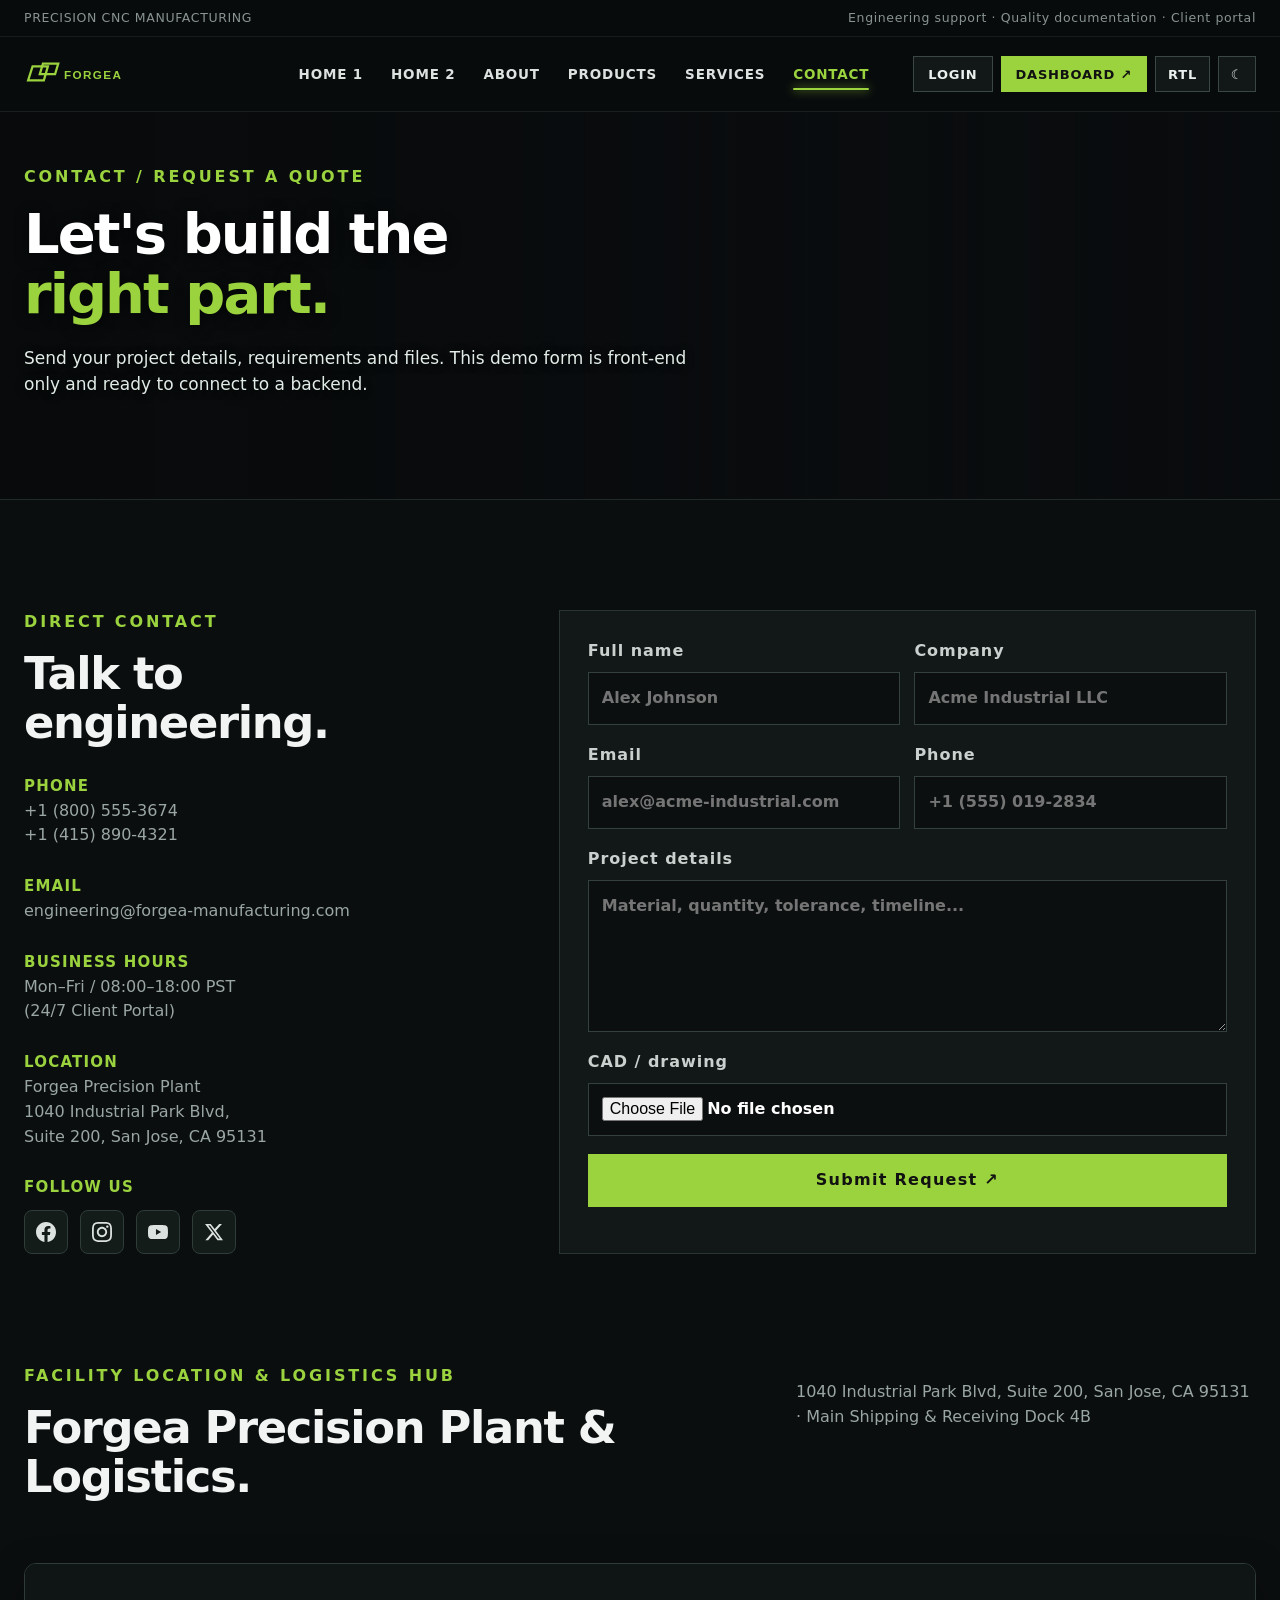
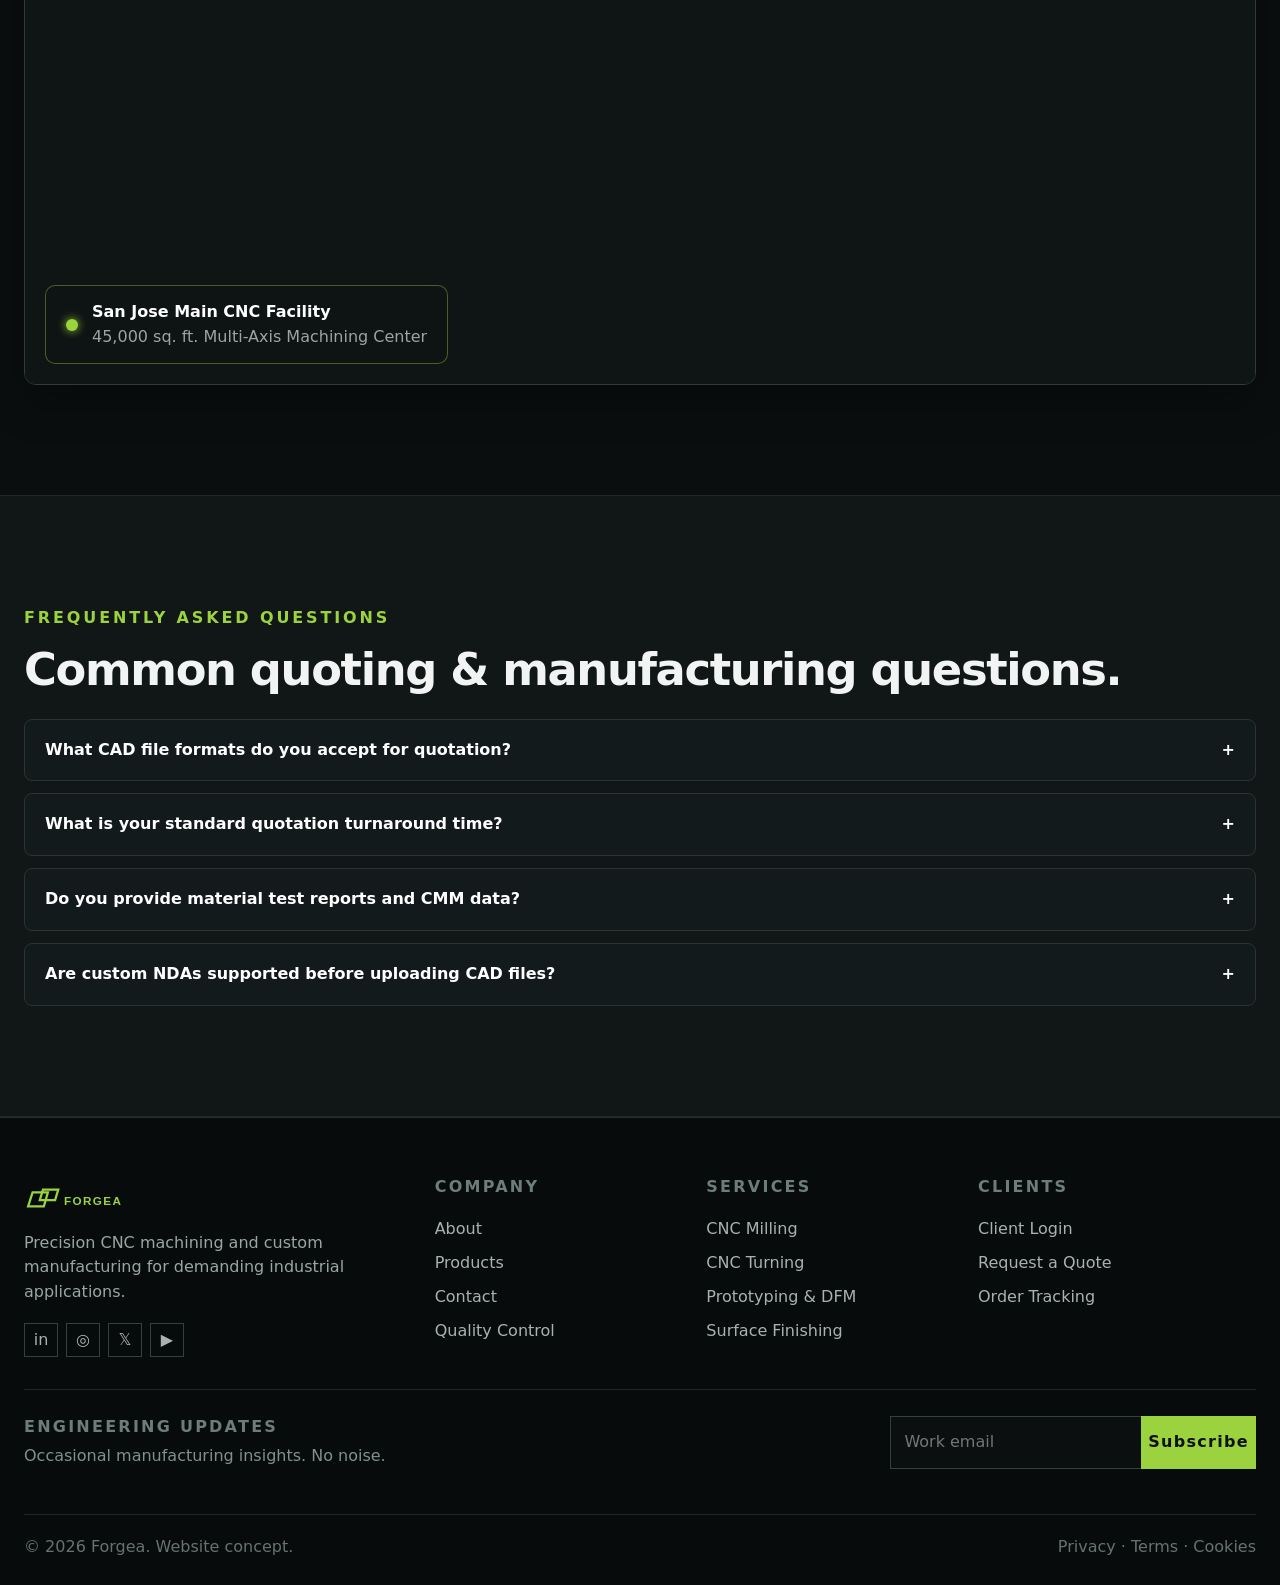
<file: contact.html>
<!DOCTYPE html>
<html lang="en">

<head>
  <meta charset="UTF-8">
  <meta name="viewport" content="width=device-width,initial-scale=1.0">
  <title>Contact — Forgea</title>
  <link rel="icon" type="image/svg+xml" href="assets/favicon.svg">
  <link rel="stylesheet" href="assets/style.css">
</head>

<body data-page="contact">
  <div id="site-header"></div>
  <main>
    <section class="page-hero">
      <div class="hero-bg"
        style="--bg:url('https://img.aodson.com/2026/07/aodson-homepage-hero-light-products-2026.webp')">
      </div>
      <div class="container">
        <div class="eyebrow">CONTACT / REQUEST A QUOTE</div>
        <h1>Let's build the<br><span>right part.</span></h1>
        <p>Send your project details, requirements and files. This demo form is front-end only and ready to connect to a
          backend.</p>
      </div>
    </section>

    <section class="section">
      <div class="container contact-layout">
        <div>
          <div class="eyebrow">DIRECT CONTACT</div>
          <h2>Talk to engineering.</h2>
          <div class="contact-lines">
            <p><b>Phone</b><br>+1 (800) 555-3674 <br> +1 (415) 890-4321</p>
            <p><b>Email</b><br>engineering@forgea-manufacturing.com</p>
            <p><b>Business Hours</b><br>Mon–Fri / 08:00–18:00 PST<br> (24/7 Client Portal)</p>
            <p><b>Location</b><br>Forgea Precision Plant <br> 1040 Industrial Park Blvd, <br>Suite 200, San Jose, CA
              95131
            </p>
            <div class="follow-us-block">
              <p><b>Follow Us</b></p>
              <div class="social-links-grid">
                <a href="#" class="social-icon-btn facebook" aria-label="Facebook" title="Facebook">
                  <svg width="20" height="20" viewBox="0 0 24 24" fill="currentColor">
                    <path
                      d="M24 12.073c0-6.627-5.373-12-12-12s-12 5.373-12 12c0 5.99 4.388 10.954 10.125 11.854v-8.385H7.078v-3.47h3.047V9.43c0-3.007 1.792-4.669 4.533-4.669 1.312 0 2.686.235 2.686.235v2.953H15.83c-1.491 0-1.956.925-1.956 1.874v2.25h3.328l-.532 3.47h-2.796v8.385C20.612 23.027 24 18.062 24 12.073z" />
                  </svg>
                </a>
                <a href="#" class="social-icon-btn instagram" aria-label="Instagram" title="Instagram">
                  <svg width="20" height="20" viewBox="0 0 24 24" fill="currentColor">
                    <path
                      d="M12 2.163c3.204 0 3.584.012 4.85.07 3.252.148 4.771 1.691 4.919 4.919.058 1.265.069 1.645.069 4.849 0 3.205-.012 3.584-.069 4.849-.149 3.225-1.664 4.771-4.919 4.919-1.266.058-1.644.07-4.85.07-3.204 0-3.584-.012-4.849-.07-3.26-.149-4.771-1.699-4.919-4.92-.058-1.265-.07-1.644-.07-4.849 0-3.204.013-3.583.07-4.849.149-3.227 1.664-4.771 4.919-4.919 1.266-.057 1.645-.069 4.849-.069zm0-2.163c-3.259 0-3.667.014-4.947.072-4.358.2-6.78 2.618-6.98 6.98-.059 1.281-.073 1.689-.073 4.948 0 3.259.014 3.668.072 4.948.2 4.358 2.618 6.78 6.98 6.98 1.281.058 1.689.072 4.948.072 3.259 0 3.668-.014 4.948-.072 4.354-.2 6.782-2.618 6.979-6.98.059-1.28.073-1.689.073-4.948 0-3.259-.014-3.667-.072-4.947-.196-4.354-2.617-6.78-6.979-6.98-1.281-.059-1.69-.073-4.949-.073zm0 5.838c-3.403 0-6.162 2.759-6.162 6.162s2.759 6.163 6.162 6.163 6.162-2.759 6.162-6.163c0-3.403-2.759-6.162-6.162-6.162zm0 10.162c-2.209 0-4-1.79-4-4 0-2.209 1.791-4 4-4s4 1.791 4 4c0 2.21-1.791 4-4 4zm6.406-11.845c-.796 0-1.441.645-1.441 1.44s.645 1.44 1.441 1.44c.795 0 1.439-.645 1.439-1.44s-.644-1.44-1.439-1.44z" />
                  </svg>
                </a>
                <a href="#" class="social-icon-btn youtube" aria-label="YouTube" title="YouTube">
                  <svg width="20" height="20" viewBox="0 0 24 24" fill="currentColor">
                    <path
                      d="M23.498 6.186a3.016 3.016 0 0 0-2.122-2.136C19.505 3.545 12 3.545 12 3.545s-7.505 0-9.377.505A3.017 3.017 0 0 0 .502 6.186C0 8.07 0 12 0 12s0 3.93.502 5.814a3.016 3.016 0 0 0 2.122 2.136c1.871.505 9.376.505 9.376.505s7.505 0 9.377-.505a3.015 3.015 0 0 0 2.122-2.136C24 15.93 24 12 24 12s0-3.93-.502-5.814zM9.545 15.568V8.432L15.818 12l-6.273 3.568z" />
                  </svg>
                </a>
                <a href="#" class="social-icon-btn twitter" aria-label="Twitter X" title="Twitter / X">
                  <svg width="20" height="20" viewBox="0 0 24 24" fill="currentColor">
                    <path
                      d="M18.244 2.25h3.308l-7.227 8.26 8.502 11.24H16.17l-5.214-6.817L4.99 21.75H1.68l7.73-8.835L1.254 2.25H8.08l4.713 6.231zm-1.161 17.52h1.833L7.084 4.126H5.117z" />
                  </svg>
                </a>
              </div>
            </div>
          </div>
        </div>
        <form class="form-card" id="quoteForm">
          <div class="form-row">
            <label>Full name<input required name="name" placeholder="Alex Johnson"></label>
            <label>Company<input required name="company" placeholder="Acme Industrial LLC"></label>
          </div>
          <div class="form-row">
            <label>Email<input required type="email" name="email" placeholder="alex@acme-industrial.com"></label>
            <label>Phone<input name="phone" placeholder="+1 (555) 019-2834"></label>
          </div>
          <label>Project details
            <textarea rows="5" name="details" placeholder="Material, quantity, tolerance, timeline..."></textarea>
          </label>
          <label>CAD / drawing
            <input type="file" accept=".step,.stp,.iges,.igs,.dwg,.dxf,.stl,.pdf">
          </label>
          <button class="btn btn-primary" type="submit">Submit Request ↗</button>
          <small id="formMessage"></small>
        </form>
      </div>
    </section>

    <!-- Interactive Facility Location Map Section -->
    <section class="section plant-map-section">
      <div class="container">
        <div class="section-head">
          <div>
            <div class="eyebrow">FACILITY LOCATION & LOGISTICS HUB</div>
            <h2>Forgea Precision Plant & Logistics.</h2>
          </div>
          <p>1040 Industrial Park Blvd, Suite 200, San Jose, CA 95131 · Main Shipping & Receiving Dock 4B</p>
        </div>

        <div class="map-card-wrapper">
          <div class="map-visual-box">
            <iframe title="Forgea Precision Plant Location Map"
              src="https://maps.google.com/maps?q=1040+Industrial+Park+Blvd,+San+Jose,+CA+95131&t=&z=14&ie=UTF8&iwloc=&output=embed"
              width="100%" height="420" style="border:0; filter: contrast(1.1) opacity(0.92);" allowfullscreen=""
              loading="lazy"></iframe>
            <div class="map-overlay-badge">
              <span class="status-dot"></span>
              <div>
                <strong>San Jose Main CNC Facility</strong>
                <small style="display:block; color:var(--muted)">45,000 sq. ft. Multi-Axis Machining Center</small>
              </div>
            </div>
          </div>
        </div>
      </div>
    </section>

    <!-- NEW SECTION: Frequently Asked Questions (FAQ Accordion - Exclusive to Contact Page) -->
    <section class="section dark-band">
      <div class="container">
        <div class="eyebrow">FREQUENTLY ASKED QUESTIONS</div>
        <h2>Common quoting & manufacturing questions.</h2>
        <div class="faq-list">
          <div class="faq-item">
            <button class="faq-question"><span>What CAD file formats do you accept for quotation?</span>
              <span>+</span></button>
            <div class="faq-answer">We accept STEP (.step, .stp), IGES (.iges, .igs), SolidWorks (.sldprt), AutoCAD
              (.dwg, .dxf), STL, and 2D engineering PDFs with dimensioned tolerances.</div>
          </div>
          <div class="faq-item">
            <button class="faq-question"><span>What is your standard quotation turnaround time?</span>
              <span>+</span></button>
            <div class="faq-answer">Standard RFQs are reviewed and priced within 12–24 business hours. Complex
              multi-axis assemblies or DFM review requests are answered within 48 hours.</div>
          </div>
          <div class="faq-item">
            <button class="faq-question"><span>Do you provide material test reports and CMM data?</span>
              <span>+</span></button>
            <div class="faq-answer">Yes, full Material Test Reports (MTR), Certificates of Conformance (CoC), and CMM
              dimensional inspection reports are attached to your order in the client portal.</div>
          </div>
          <div class="faq-item">
            <button class="faq-question"><span>Are custom NDAs supported before uploading CAD files?</span>
              <span>+</span></button>
            <div class="faq-answer">Absolutely. We automatically operate under mutual confidentiality, and you can
              request a signed custom NDA prior to transferring sensitive drawings.</div>
          </div>
        </div>
      </div>
    </section>
  </main>
  <div id="site-footer"></div>
  <script src="assets/app.js"></script>
</body>

</html>
</file>
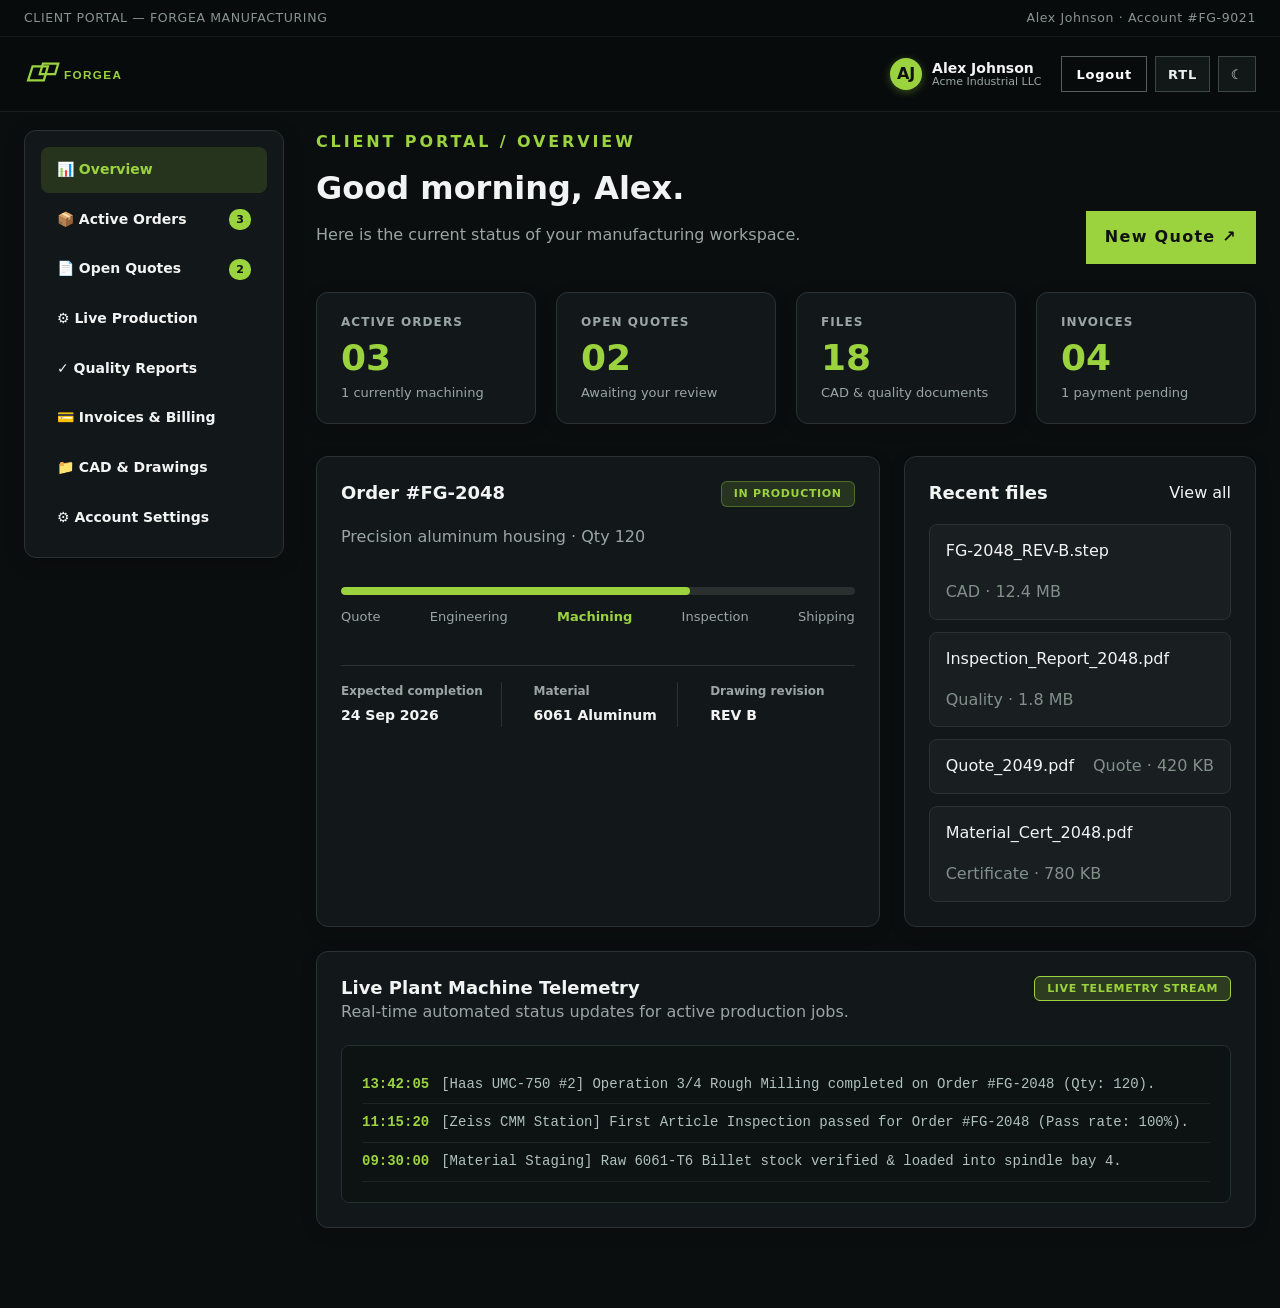
<file: dashboard.html>
<!DOCTYPE html>
<html lang="en">
<head>
  <meta charset="UTF-8">
  <meta name="viewport" content="width=device-width,initial-scale=1.0">
  <title>Client Dashboard — Forgea</title>
  <link rel="icon" type="image/svg+xml" href="assets/favicon.svg">
  <link rel="stylesheet" href="assets/style.css">
</head>
<body data-page="dashboard">
  <div id="dashboard-header"></div>
  <main class="dashboard-main">
    <div class="container">
      
      <div class="dashboard-wrapper">
        <!-- Left Side Panel Navigation -->
        <aside class="dashboard-sidebar">
          <!-- Mobile Drawer User Profile & Controls Block -->
          <div class="dash-drawer-user">
            <div class="header-user">
              <div class="avatar">AJ</div>
              <div class="user-info">
                <strong>Alex Johnson</strong>
                <small>Acme Industrial LLC</small>
              </div>
            </div>
            <div class="dash-drawer-actions">
              <a class="btn btn-ghost btn-sm btn-logout" href="index.html">Logout</a>
              <div class="mobile-toggles">
                <button class="rtl-toggle" type="button" aria-label="Toggle RTL mode" title="Toggle RTL layout alignment">RTL</button>
                <button class="theme-toggle" type="button" aria-label="Toggle theme" title="Toggle light/dark theme">☾</button>
              </div>
            </div>
          </div>

          <nav class="dash-menu">
            <button class="dash-tab active" data-tab="tab-overview">
              <span>📊 Overview</span>
            </button>
            <button class="dash-tab" data-tab="tab-orders">
              <span>📦 Active Orders</span> <span class="badge">3</span>
            </button>
            <button class="dash-tab" data-tab="tab-quotes">
              <span>📄 Open Quotes</span> <span class="badge">2</span>
            </button>
            <button class="dash-tab" data-tab="tab-production">
              <span>⚙️ Live Production</span>
            </button>
            <button class="dash-tab" data-tab="tab-quality">
              <span>✓ Quality Reports</span>
            </button>
            <button class="dash-tab" data-tab="tab-invoices">
              <span>💳 Invoices & Billing</span>
            </button>
            <button class="dash-tab" data-tab="tab-files">
              <span>📁 CAD & Drawings</span>
            </button>
            <button class="dash-tab" data-tab="tab-settings">
              <span>⚙ Account Settings</span>
            </button>
          </nav>
        </aside>

        <!-- Main Interactive Content Panes -->
        <div class="dashboard-content">
          
          <!-- TAB 1: OVERVIEW -->
          <div class="tab-pane active" id="tab-overview">
            <div class="dash-head">
              <div>
                <div class="eyebrow">CLIENT PORTAL / OVERVIEW</div>
                <h1>Good morning, Alex.</h1>
                <p>Here is the current status of your manufacturing workspace.</p>
              </div>
              <a class="btn btn-primary" href="contact.html">New Quote ↗</a>
            </div>

            <div class="dash-grid">
              <div class="dash-card"><span>ACTIVE ORDERS</span><strong>03</strong><small>1 currently machining</small></div>
              <div class="dash-card"><span>OPEN QUOTES</span><strong>02</strong><small>Awaiting your review</small></div>
              <div class="dash-card"><span>FILES</span><strong>18</strong><small>CAD & quality documents</small></div>
              <div class="dash-card"><span>INVOICES</span><strong>04</strong><small>1 payment pending</small></div>
            </div>

            <div class="dashboard-layout">
              <section class="dash-panel">
                <div class="panel-head"><h2>Order #FG-2048</h2><span class="status">IN PRODUCTION</span></div>
                <p>Precision aluminum housing · Qty 120</p>
                <div class="order-progress">
                  <div class="bar"><i style="width:68%"></i></div>
                  <div class="progress-labels"><span>Quote</span><span>Engineering</span><span class="active">Machining</span><span>Inspection</span><span>Shipping</span></div>
                </div>
                <div class="order-table">
                  <div><span>Expected completion</span><b>24 Sep 2026</b></div>
                  <div><span>Material</span><b>6061 Aluminum</b></div>
                  <div><span>Drawing revision</span><b>REV B</b></div>
                </div>
              </section>

              <aside class="dash-panel">
                <div class="panel-head"><h2>Recent files</h2><a href="#" onclick="switchDashTab('tab-files'); return false;">View all</a></div>
                <ul class="file-list">
                  <li>FG-2048_REV-B.step <small>CAD · 12.4 MB</small></li>
                  <li>Inspection_Report_2048.pdf <small>Quality · 1.8 MB</small></li>
                  <li>Quote_2049.pdf <small>Quote · 420 KB</small></li>
                  <li>Material_Cert_2048.pdf <small>Certificate · 780 KB</small></li>
                </ul>
              </aside>
            </div>

            <!-- NEW SECTION: Live Machining Telemetry Stream -->
            <div class="dash-panel" style="margin-top: 24px;">
              <div class="panel-head">
                <div>
                  <h2>Live Plant Machine Telemetry</h2>
                  <small style="color:var(--muted)">Real-time automated status updates for active production jobs.</small>
                </div>
                <span class="status status-live">LIVE TELEMETRY STREAM</span>
              </div>
              <div class="telemetry-stream">
                <div class="telemetry-line"><time>13:42:05</time> <span>[Haas UMC-750 #2] Operation 3/4 Rough Milling completed on Order #FG-2048 (Qty: 120).</span></div>
                <div class="telemetry-line"><time>11:15:20</time> <span>[Zeiss CMM Station] First Article Inspection passed for Order #FG-2048 (Pass rate: 100%).</span></div>
                <div class="telemetry-line"><time>09:30:00</time> <span>[Material Staging] Raw 6061-T6 Billet stock verified & loaded into spindle bay 4.</span></div>
              </div>
            </div>
          </div>

          <!-- TAB 2: ORDERS -->
          <div class="tab-pane" id="tab-orders">
            <div class="dash-head">
              <div>
                <div class="eyebrow">CLIENT PORTAL / ORDERS</div>
                <h1>Active Orders & History</h1>
                <p>Track all current manufacturing jobs and past fulfilled shipments.</p>
              </div>
              <a class="btn btn-primary" href="contact.html">Request New Order ↗</a>
            </div>

            <div class="dash-panel">
              <table class="dash-table">
                <thead>
                  <tr><th>Order ID</th><th>Part Description</th><th>Qty</th><th>Material</th><th>Status</th><th>Est. Delivery</th><th>Action</th></tr>
                </thead>
                <tbody>
                  <tr><td><b>#FG-2048</b></td><td>Precision Aluminum Housing</td><td>120 pcs</td><td>6061-T6 Al</td><td><span class="status">IN PRODUCTION</span></td><td>24 Sep 2026</td><td><button class="btn-sm" onclick="switchDashTab('tab-production')">Track</button></td></tr>
                  <tr><td><b>#FG-2045</b></td><td>Stainless Sensor Bracket</td><td>45 pcs</td><td>316L SS</td><td><span class="status">QUALITY INSPECTION</span></td><td>26 Sep 2026</td><td><button class="btn-sm" onclick="switchDashTab('tab-quality')">View CMM</button></td></tr>
                  <tr><td><b>#FG-2039</b></td><td>Titanium Manifold Mount</td><td>10 pcs</td><td>Ti-6Al-4V</td><td><span class="status">SCHEDULED</span></td><td>30 Sep 2026</td><td><button class="btn-sm" onclick="switchDashTab('tab-overview')">Details</button></td></tr>
                  <tr><td><b>#FG-2012</b></td><td>Brass Bushing Set</td><td>500 pcs</td><td>C360 Brass</td><td><span style="color:#789088">COMPLETED</span></td><td>14 Sep 2026</td><td><button class="btn-sm" onclick="switchDashTab('tab-invoices')">Invoice</button></td></tr>
                </tbody>
              </table>
            </div>
          </div>

          <!-- TAB 3: QUOTES -->
          <div class="tab-pane" id="tab-quotes">
            <div class="dash-head">
              <div>
                <div class="eyebrow">CLIENT PORTAL / QUOTES</div>
                <h1>Open Quotes & Proposals</h1>
                <p>Review active engineering quotes and submit new CAD files for pricing.</p>
              </div>
              <a class="btn btn-primary" href="contact.html">Submit CAD File ↗</a>
            </div>

            <div class="dash-grid two">
              <div class="dash-panel">
                <div class="panel-head"><h2>Quote #Q-2049 — Aerospace Bracket</h2><span class="status">READY FOR REVIEW</span></div>
                <p style="margin: 12px 0;">Qty: 25 pcs · Material: 7075-T6 Aluminum · Lead Time: 5 Days</p>
                <div style="font-size: 24px; font-weight: 900; color: var(--green); margin: 16px 0;">$2,450.00 USD</div>
                <div class="actions" style="display:flex; flex-wrap:wrap; gap:10px; margin: 20px 0 0;"><button class="btn btn-primary" onclick="alert('Quote accepted! Moving to engineering review.')">Accept Quote ↗</button><a class="btn btn-ghost" href="contact.html">Request Revision</a></div>
              </div>

              <div class="dash-panel">
                <div class="panel-head"><h2>Quote #Q-2051 — Custom Enclosure</h2><span class="status status-pending">CALCULATING DFM</span></div>
                <p style="margin: 12px 0;">Qty: 100 pcs · Material: Stainless Steel 304 · Submitted: Today</p>
                <p style="color:var(--muted)">Our engineering team is conducting DFM clearance checks on your uploaded STEP file.</p>
              </div>
            </div>
          </div>

          <!-- TAB 4: PRODUCTION TRACKER -->
          <div class="tab-pane" id="tab-production">
            <div class="dash-head">
              <div>
                <div class="eyebrow">CLIENT PORTAL / PRODUCTION</div>
                <h1>Live Production Tracker</h1>
                <p>Real-time machine status and stage updates for active jobs.</p>
              </div>
            </div>

            <div class="dash-panel">
              <div class="panel-head"><h2>Order #FG-2048 — Multi-Axis Milling Cycle</h2><span class="status">MACHINE RUNNING (SPINDLE ACTIVE)</span></div>
              <div class="order-progress" style="margin: 28px 0 18px;">
                <div class="bar"><i style="width:68%"></i></div>
                <div class="progress-labels"><span>01 CAD Review ✓</span><span>02 Tooling Setup ✓</span><span class="active">03 5-Axis Milling (68%)</span><span>04 CMM Inspection</span><span>05 Dispatch</span></div>
              </div>
              <div class="order-table">
                <div><span>Active Machine</span><b>Mori Seiki 5-Axis #03</b></div>
                <div><span>Cycle Time / Part</span><b>14m 22s</b></div>
                <div><span>Completed Parts</span><b>82 / 120 Units</b></div>
              </div>
            </div>
          </div>

          <!-- TAB 5: QUALITY REPORTS -->
          <div class="tab-pane" id="tab-quality">
            <div class="dash-head">
              <div>
                <div class="eyebrow">CLIENT PORTAL / QUALITY REPORTS</div>
                <h1>Inspection & Compliance Reports</h1>
                <p>Download CMM dimensional checks, material test certificates (MTR), and FAI documents.</p>
              </div>
            </div>

            <div class="dash-panel">
              <ul class="file-list">
                <li><div><b>CMM_Report_FG-2048_LotA.pdf</b><small>100% Dimensional Inspection · 1.8 MB</small></div><a class="btn btn-ghost" href="#" onclick="alert('Downloading CMM Inspection Report...'); return false;">Download ↗</a></li>
                <li><div><b>Material_Cert_6061-T6_Heat8812.pdf</b><small>Mill Test Certificate · 780 KB</small></div><a class="btn btn-ghost" href="#" onclick="alert('Downloading Material Test Certificate...'); return false;">Download ↗</a></li>
                <li><div><b>First_Article_Inspection_FAI_2045.pdf</b><small>AS9102 Form 1-3 · 2.4 MB</small></div><a class="btn btn-ghost" href="#" onclick="alert('Downloading FAI Report...'); return false;">Download ↗</a></li>
                <li><div><b>Certificate_of_Conformance_FG2039.pdf</b><small>CoC Compliance · 520 KB</small></div><a class="btn btn-ghost" href="#" onclick="alert('Downloading CoC Document...'); return false;">Download ↗</a></li>
              </ul>
            </div>
          </div>

          <!-- TAB 6: INVOICES -->
          <div class="tab-pane" id="tab-invoices">
            <div class="dash-head">
              <div>
                <div class="eyebrow">CLIENT PORTAL / INVOICES</div>
                <h1>Billing & Invoices</h1>
                <p>View payment receipts, pending invoices, and credit terms.</p>
              </div>
            </div>

            <div class="dash-panel">
              <table class="dash-table">
                <thead><tr><th>Invoice #</th><th>Order Reference</th><th>Date</th><th>Amount</th><th>Status</th><th>Download</th></tr></thead>
                <tbody>
                  <tr><td><b>INV-8891</b></td><td>#FG-2048 (Deposit)</td><td>10 Sep 2026</td><td>$1,850.00</td><td><span class="status">PAID</span></td><td><a class="btn-sm" href="#" onclick="alert('Downloading Invoice INV-8891 PDF'); return false;">PDF ↗</a></td></tr>
                  <tr><td><b>INV-8899</b></td><td>#FG-2045 (Balance)</td><td>20 Sep 2026</td><td>$920.00</td><td><span style="color:#e0a030">PENDING (Net 30)</span></td><td><a class="btn-sm" href="#" onclick="alert('Downloading Invoice INV-8899 PDF'); return false;">PDF ↗</a></td></tr>
                </tbody>
              </table>
            </div>
          </div>

          <!-- TAB 7: CAD FILES -->
          <div class="tab-pane" id="tab-files">
            <div class="dash-head">
              <div>
                <div class="eyebrow">CLIENT PORTAL / CAD FILES</div>
                <h1>CAD Models & Drawings</h1>
                <p>Repository of all uploaded STEP, IGES, DXF and drawing revision files.</p>
              </div>
              <a class="btn btn-primary" href="contact.html">Upload File ↗</a>
            </div>

            <div class="dash-panel">
              <ul class="file-list">
                <li><div><b>FG-2048_REV-B.step</b><small>3D Solid Model · 12.4 MB</small></div><a class="btn btn-ghost" href="#" onclick="alert('Downloading STEP File...'); return false;">Download STEP</a></li>
                <li><div><b>FG-2048_Tolerance_Drawing.pdf</b><small>2D Blueprint with GD&T · 3.1 MB</small></div><a class="btn btn-ghost" href="#" onclick="alert('Downloading 2D Blueprint...'); return false;">Download PDF</a></li>
                <li><div><b>Sensor_Bracket_REV3.iges</b><small>CAD Surface Geometry · 8.9 MB</small></div><a class="btn btn-ghost" href="#" onclick="alert('Downloading IGES File...'); return false;">Download IGES</a></li>
              </ul>
            </div>
          </div>

          <!-- TAB 8: ACCOUNT SETTINGS -->
          <div class="tab-pane" id="tab-settings">
            <div class="dash-head">
              <div>
                <div class="eyebrow">CLIENT PORTAL / SETTINGS</div>
                <h1>Account & Profile Settings</h1>
                <p>Manage company details, shipping addresses, and notification preferences.</p>
              </div>
            </div>

            <div class="dash-panel" style="max-width: 650px;">
              <form id="settingsForm" onsubmit="event.preventDefault(); alert('Account settings saved successfully.');">
                <label>Full Name<input type="text" value="Alex Johnson"></label>
                <label>Company Name<input type="text" value="Acme Industrial LLC"></label>
                <label>Work Email<input type="email" value="alex@acme-industrial.example"></label>
                <label>Phone Number<input type="tel" value="+1 (555) 234-5678"></label>
                <button class="btn btn-primary" style="margin-top: 14px;">Save Settings ↗</button>
              </form>
            </div>
          </div>

        </div>
      </div>

    </div>
  </main>
  <script src="assets/app.js"></script>
</body>
</html>
</file>
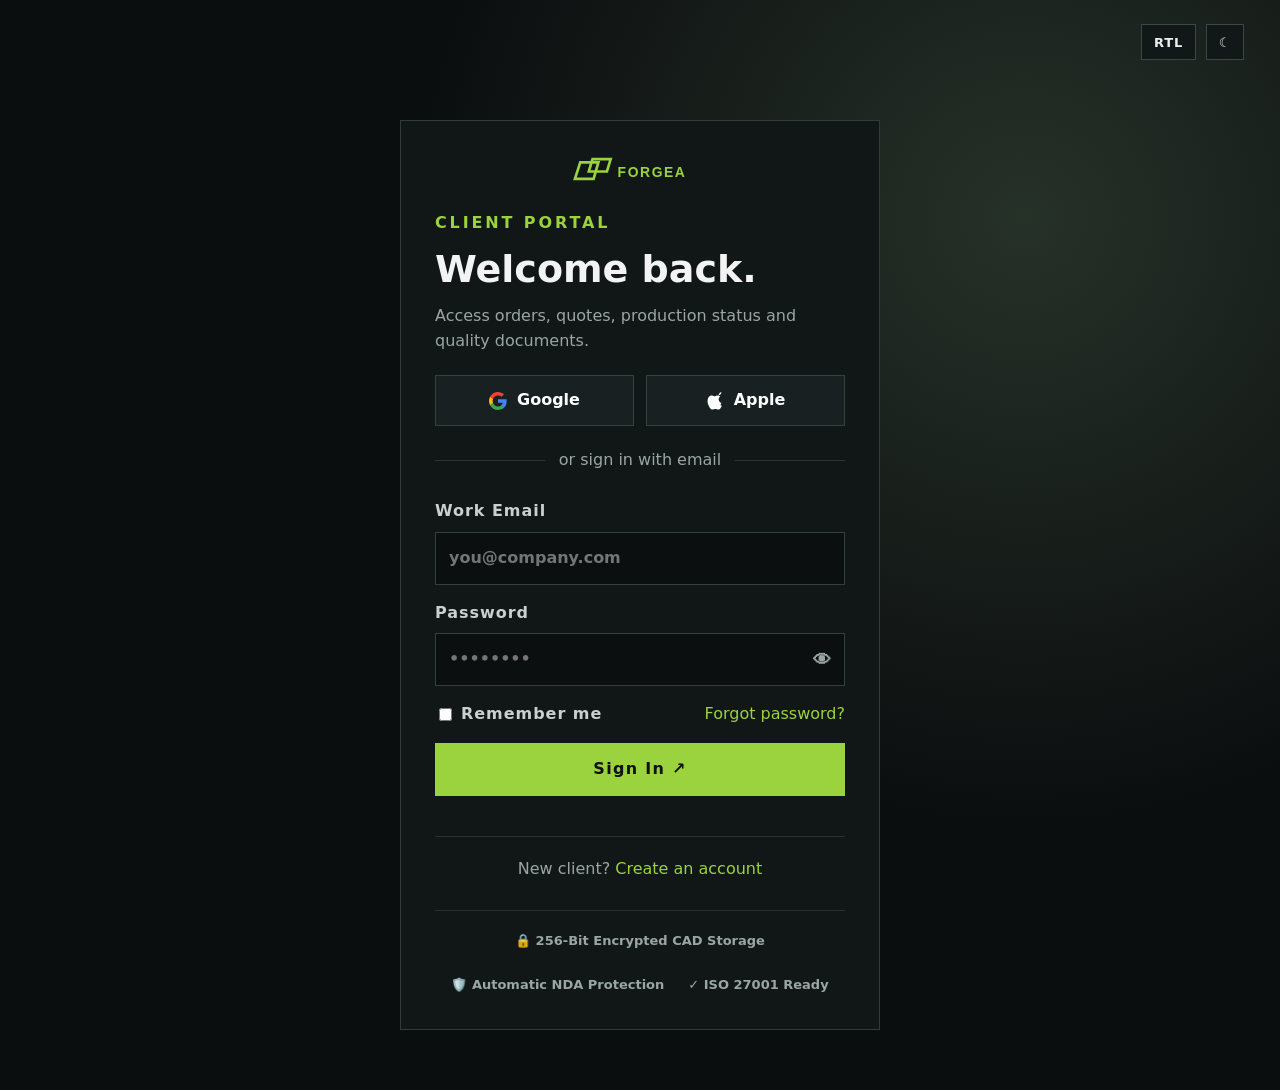
<file: login.html>
<!DOCTYPE html>
<html lang="en">
<head>
  <meta charset="UTF-8">
  <meta name="viewport" content="width=device-width,initial-scale=1.0">
  <title>Client Login — Forgea</title>
  <link rel="icon" type="image/svg+xml" href="assets/favicon.svg">
  <link rel="stylesheet" href="assets/style.css">
</head>
<body class="auth-body">
  <div class="auth-header">
    <div class="auth-actions">
      <button class="rtl-toggle" type="button" aria-label="Toggle RTL mode" title="Toggle RTL layout alignment">RTL</button>
      <button class="theme-toggle" type="button" aria-label="Toggle theme" title="Toggle light/dark theme">☾</button>
    </div>
  </div>

  <div class="auth-wrap">
    <div class="auth-card">
      <div class="auth-logo-center">
        <a class="brand" href="index.html" title="Back to main website"><i aria-label="Forgea logo"></i></a>
      </div>
      <div class="eyebrow">CLIENT PORTAL</div>
      <h1>Welcome back.</h1>
      <p>Access orders, quotes, production status and quality documents.</p>

      <div class="social-auth-buttons">
        <button type="button" class="btn-social btn-google" onclick="alert('Google sign-in demo connected.')">
          <svg width="18" height="18" viewBox="0 0 18 18" fill="none"><path d="M17.64 9.2c0-.637-.057-1.251-.164-1.84H9v3.481h4.844a4.14 4.14 0 0 1-1.796 2.716v2.259h2.908c1.702-1.567 2.684-3.874 2.684-6.616z" fill="#4285F4"/><path d="M9 18c2.43 0 4.467-.806 5.956-2.18l-2.908-2.259c-.806.54-1.837.86-3.048.86-2.344 0-4.328-1.584-5.036-3.711H.957v2.332A8.997 8.997 0 0 0 9 18z" fill="#34A853"/><path d="M3.964 10.71A5.41 5.41 0 0 1 3.682 9c0-.593.102-1.17.282-1.71V4.958H.957A8.996 8.996 0 0 0 0 9c0 1.452.348 2.827.957 4.042l3.007-2.332z" fill="#FBBC05"/><path d="M9 3.58c1.321 0 2.508.454 3.44 1.345l2.582-2.58C13.463.891 11.426 0 9 0A8.997 8.997 0 0 0 .957 4.958L3.964 7.29C4.672 5.163 6.656 3.58 9 3.58z" fill="#EA4335"/></svg>
          <span>Google</span>
        </button>
        <button type="button" class="btn-social btn-apple" onclick="alert('Apple sign-in demo connected.')">
          <svg width="18" height="18" viewBox="0 0 170 170" fill="currentColor"><path d="M150.37 130.25c-2.45 5.66-5.35 10.87-8.71 15.66-4.58 6.53-8.33 11.05-11.22 13.56-4.48 4.12-9.28 6.23-14.42 6.35-3.69 0-8.14-1.05-13.32-3.18-5.19-2.12-9.97-3.17-14.34-3.17-4.58 0-9.49 1.05-14.75 3.17-5.26 2.13-9.5 3.24-12.74 3.35-4.82.13-9.68-1.92-14.58-6.14-3.32-2.88-7.23-7.64-11.72-14.28-6.02-8.89-10.84-18.77-14.47-29.65-3.63-10.88-5.45-21.36-5.45-31.43 0-14.58 3.69-26.68 11.07-36.31 7.38-9.63 16.74-14.53 28.08-14.7 4.82 0 9.87 1.15 15.16 3.44 5.29 2.29 9.17 3.44 11.64 3.44 2.12 0 6.03-1.18 11.73-3.55 5.7-2.37 10.63-3.48 14.79-3.33 10.98.44 19.82 4.41 26.52 11.93-9.66 5.86-14.39 14.07-14.2 24.63.19 10.74 4.54 19.34 13.06 25.8 4.02 3.09 8.52 5.34 13.5 6.75-2.69 7.82-6.26 15.63-10.71 23.43zM119.22 31.81c0-6.75 2.44-13.31 7.32-19.68 4.88-6.37 10.94-10.3 18.18-11.8 1.07 7.15-1.12 14.15-6.57 21-4.7 5.92-10.72 9.77-18.06 11.55-.26-.35-.87-1.07-8.87-1.07z"/></svg>
          <span>Apple</span>
        </button>
      </div>

      <div class="auth-divider"><span>or sign in with email</span></div>

      <form id="loginForm">
        <label>Work Email
          <input type="email" required placeholder="you@company.com">
        </label>
        
        <label>Password
          <div class="password-field">
            <input type="password" id="loginPassword" required placeholder="••••••••">
            <button type="button" class="btn-toggle-pw" title="Show password" onclick="togglePasswordVisibility('loginPassword', this)">👁</button>
          </div>
        </label>

        <div class="form-between">
          <label class="check"><input type="checkbox"> Remember me</label>
          <a href="#">Forgot password?</a>
        </div>

        <button class="btn btn-primary full" type="submit">Sign In ↗</button>
        <small id="loginMessage"></small>
      </form>

      <div class="auth-switch">New client? <a href="signup.html">Create an account</a></div>

      <!-- Enterprise Security & NDA Seals -->
      <div class="security-seal-bar">
        <div class="security-item">
          <span>🔒 256-Bit Encrypted CAD Storage</span>
        </div>
        <div class="security-item">
          <span>🛡️ Automatic NDA Protection</span>
        </div>
        <div class="security-item">
          <span>✓ ISO 27001 Ready</span>
        </div>
      </div>
    </div>
  </div>
  <script src="assets/app.js"></script>
</body>
</html>
</file>
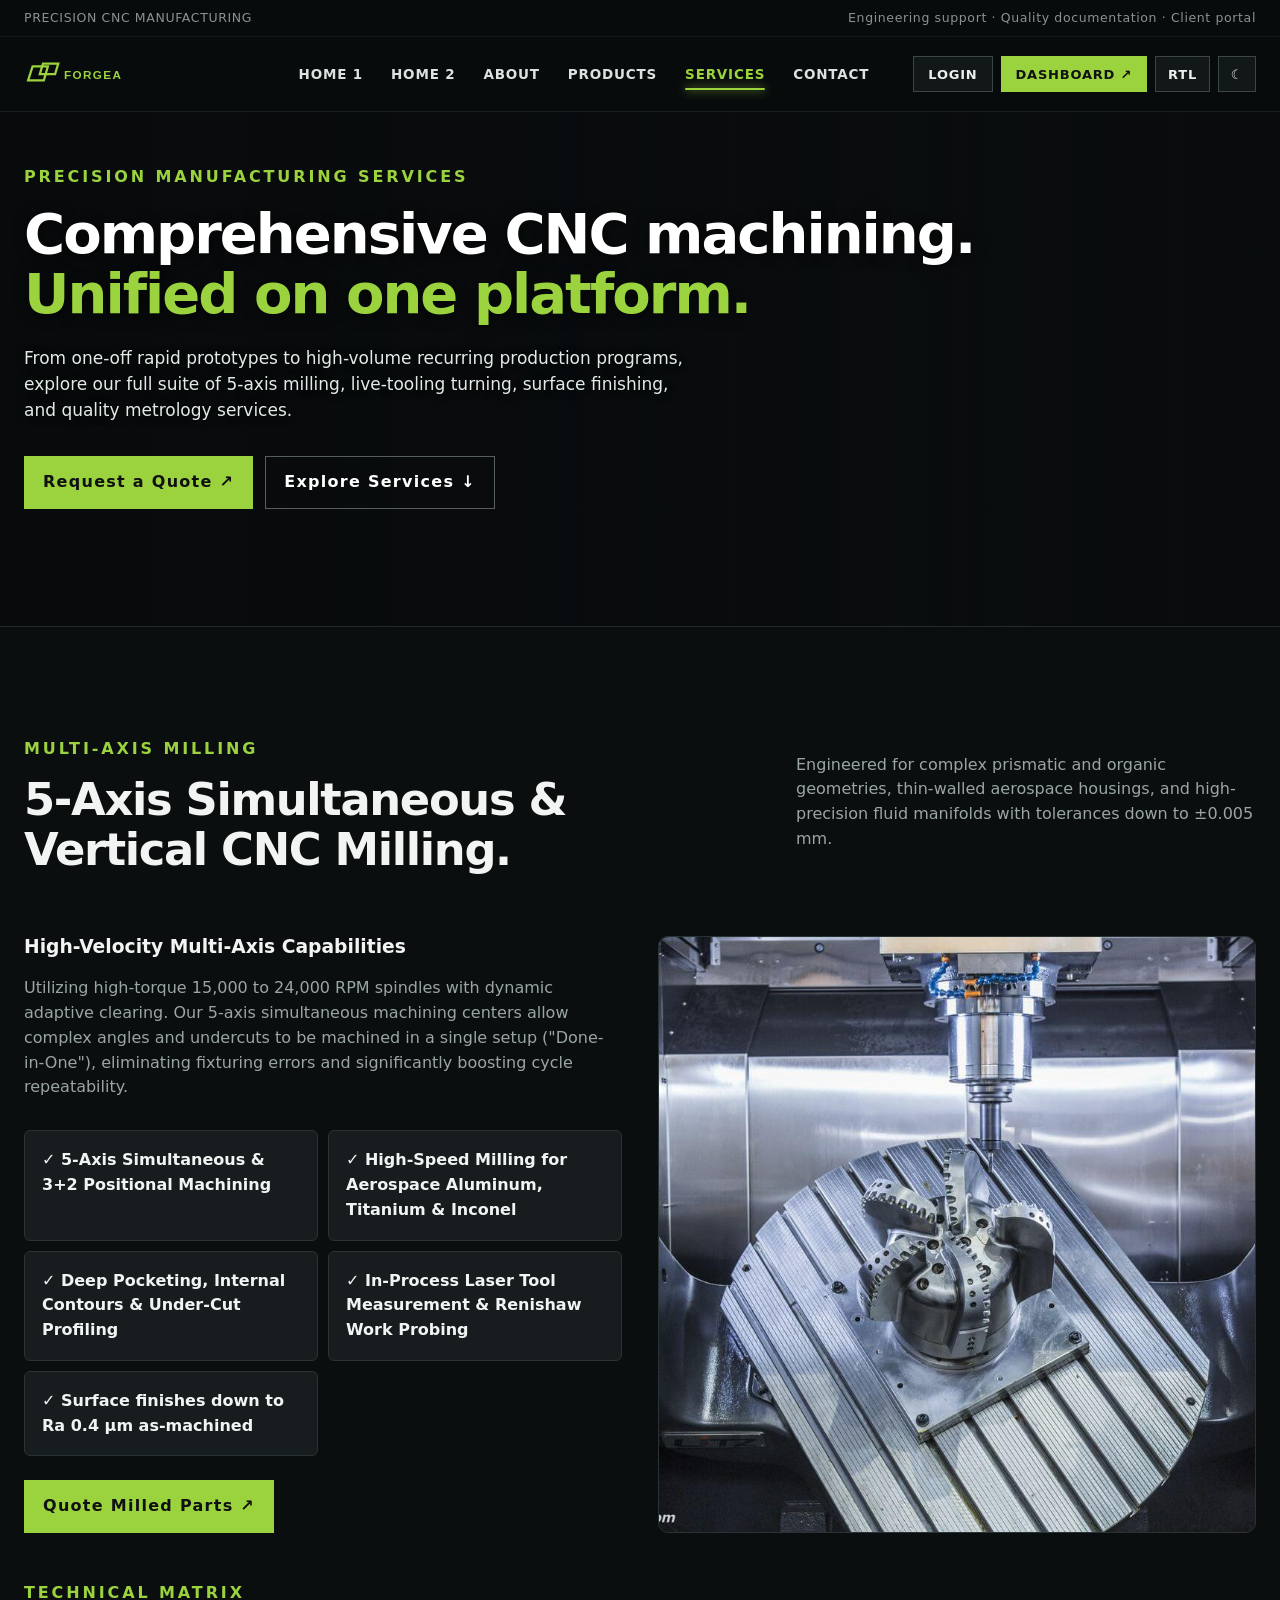
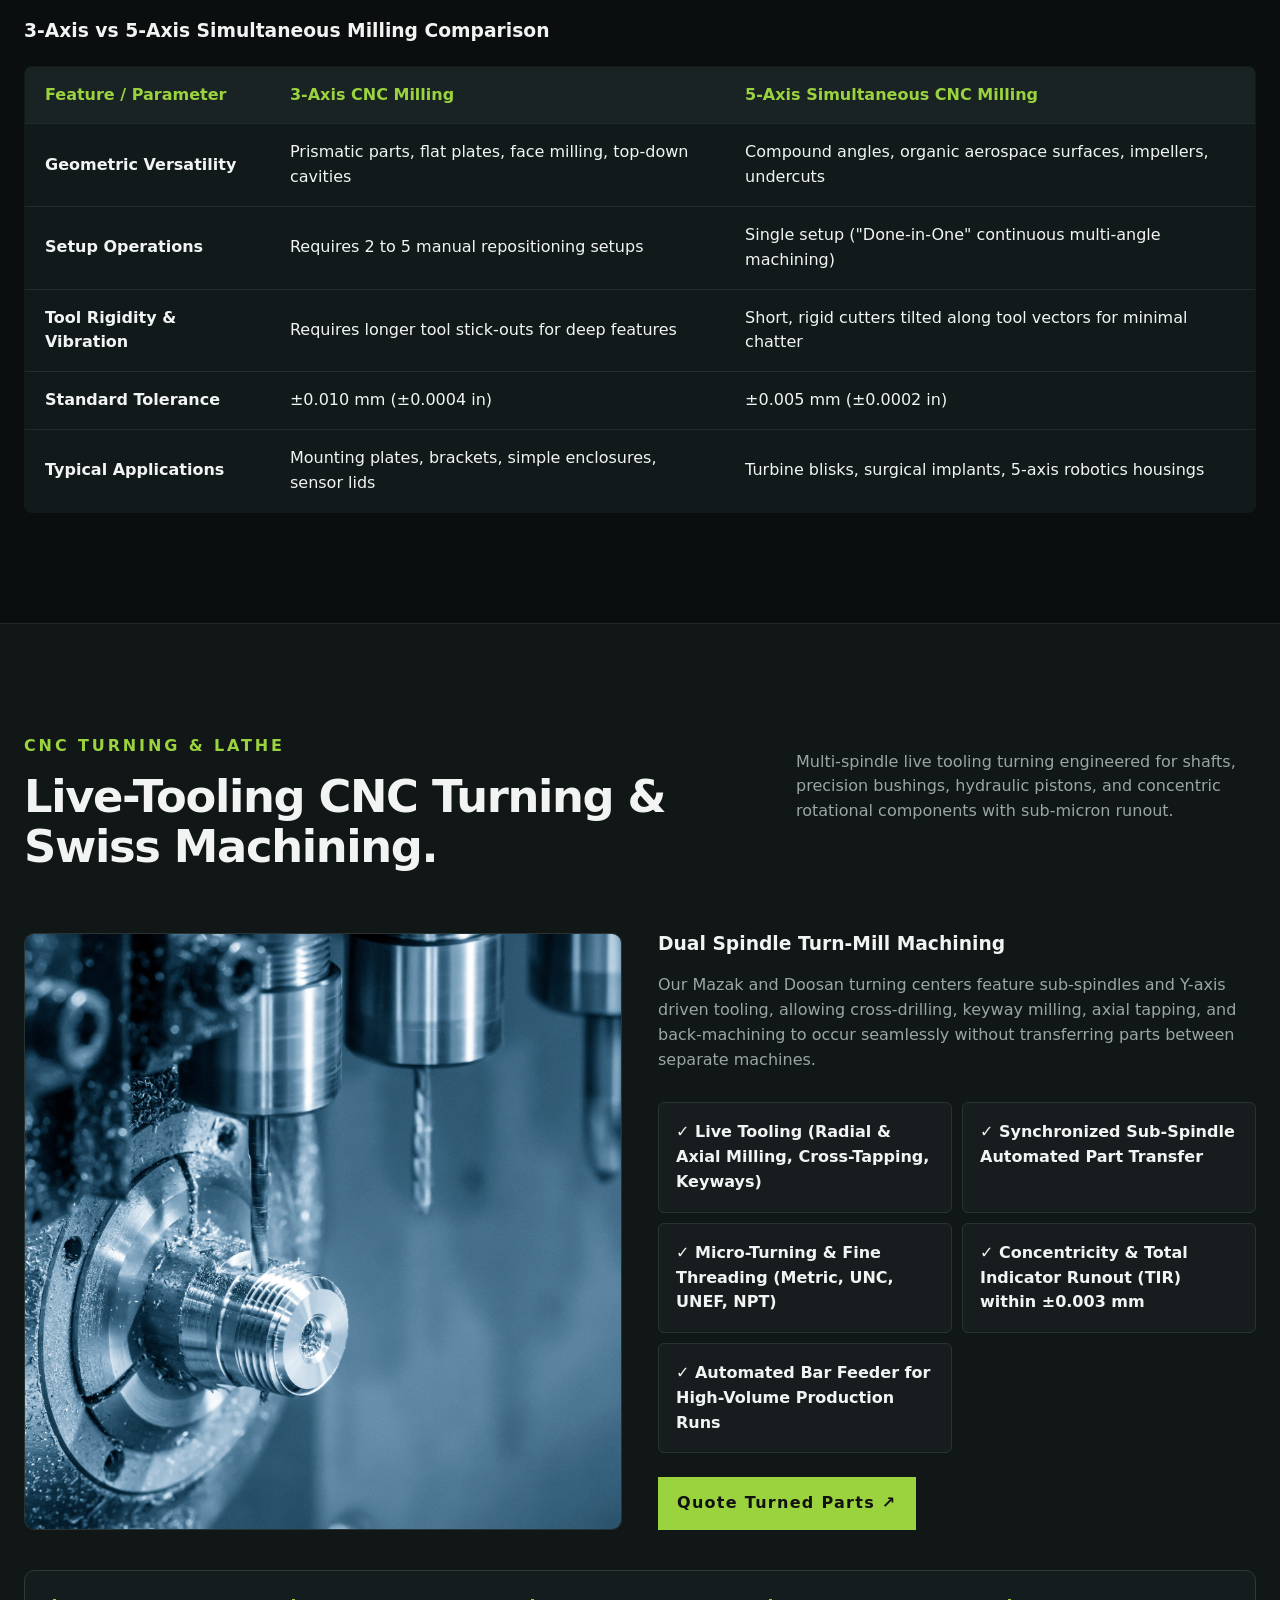
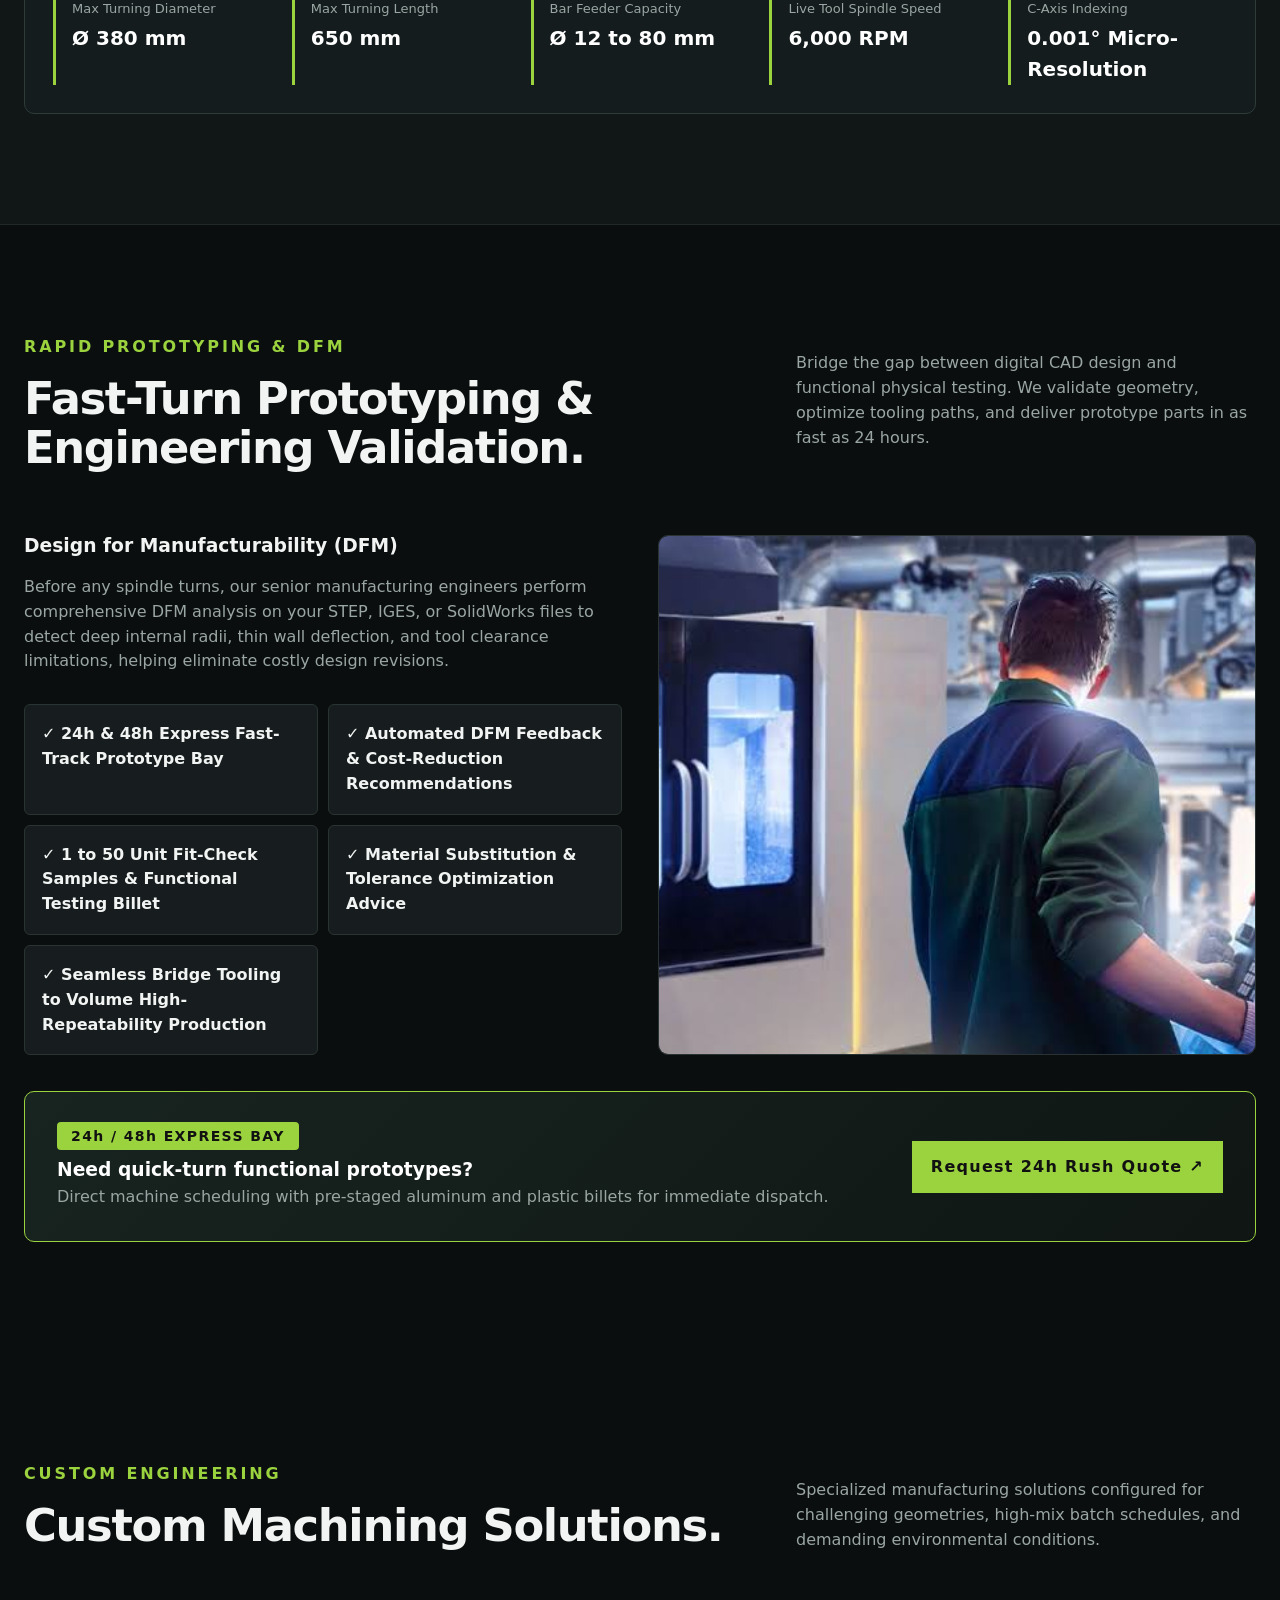
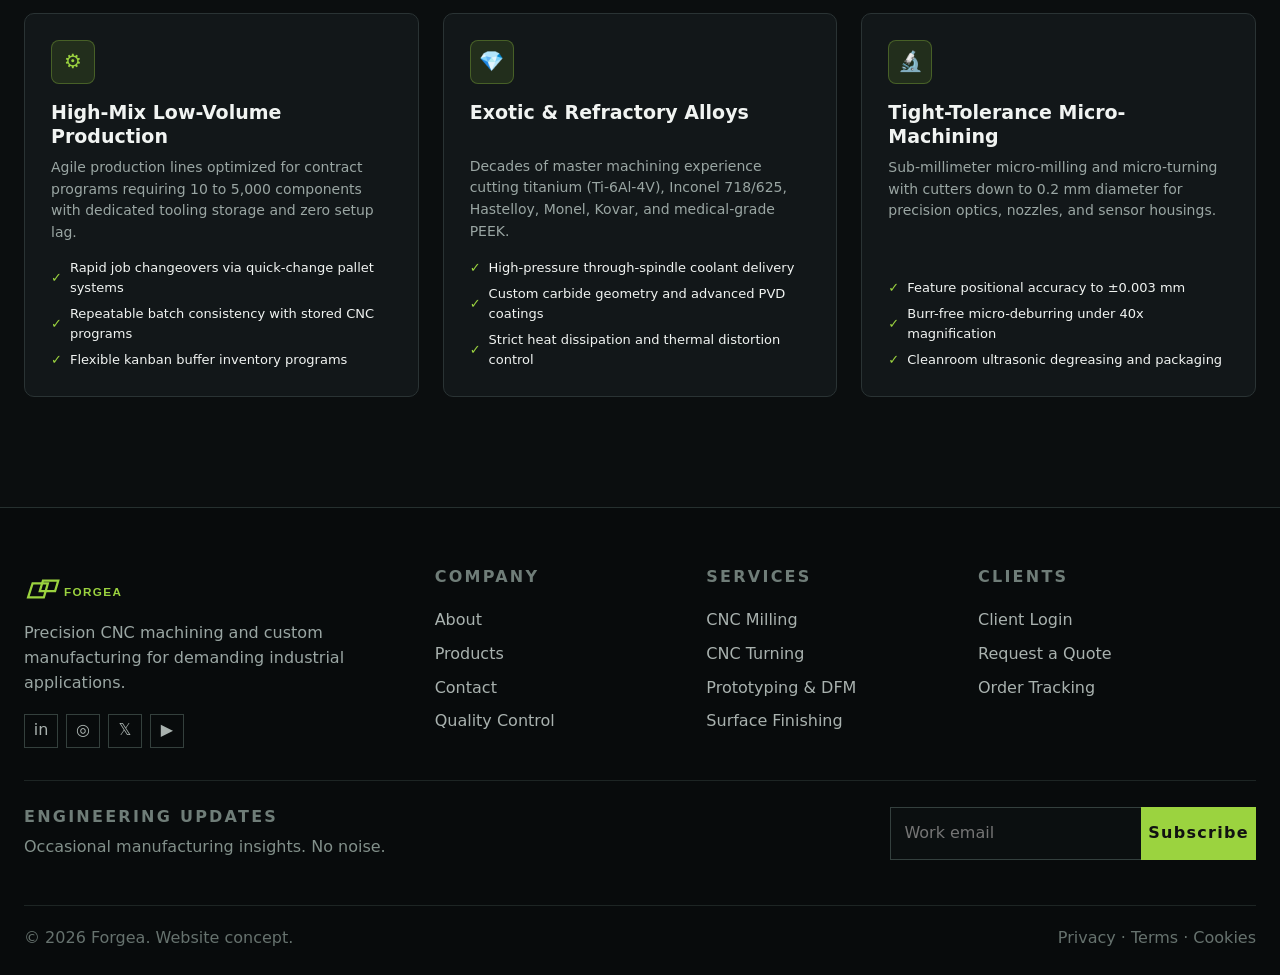
<file: milling.html>
<!DOCTYPE html>
<html lang="en">
<head>
  <meta charset="UTF-8">
  <meta http-equiv="refresh" content="0; url=services.html#milling">
  <link rel="canonical" href="services.html#milling">
  <title>CNC Milling — Forgea (Moved to Services)</title>
  <script>window.location.replace("services.html#milling");</script>
</head>
<body style="background:#0b0e0f; color:#f1f4f2; font-family:sans-serif; text-align:center; padding:100px 20px;">
  <h2>Redirecting to unified services page...</h2>
  <p><a href="services.html#milling" style="color:#9bd33f;">Click here if you are not redirected automatically.</a></p>
</body>
</html>
</file>
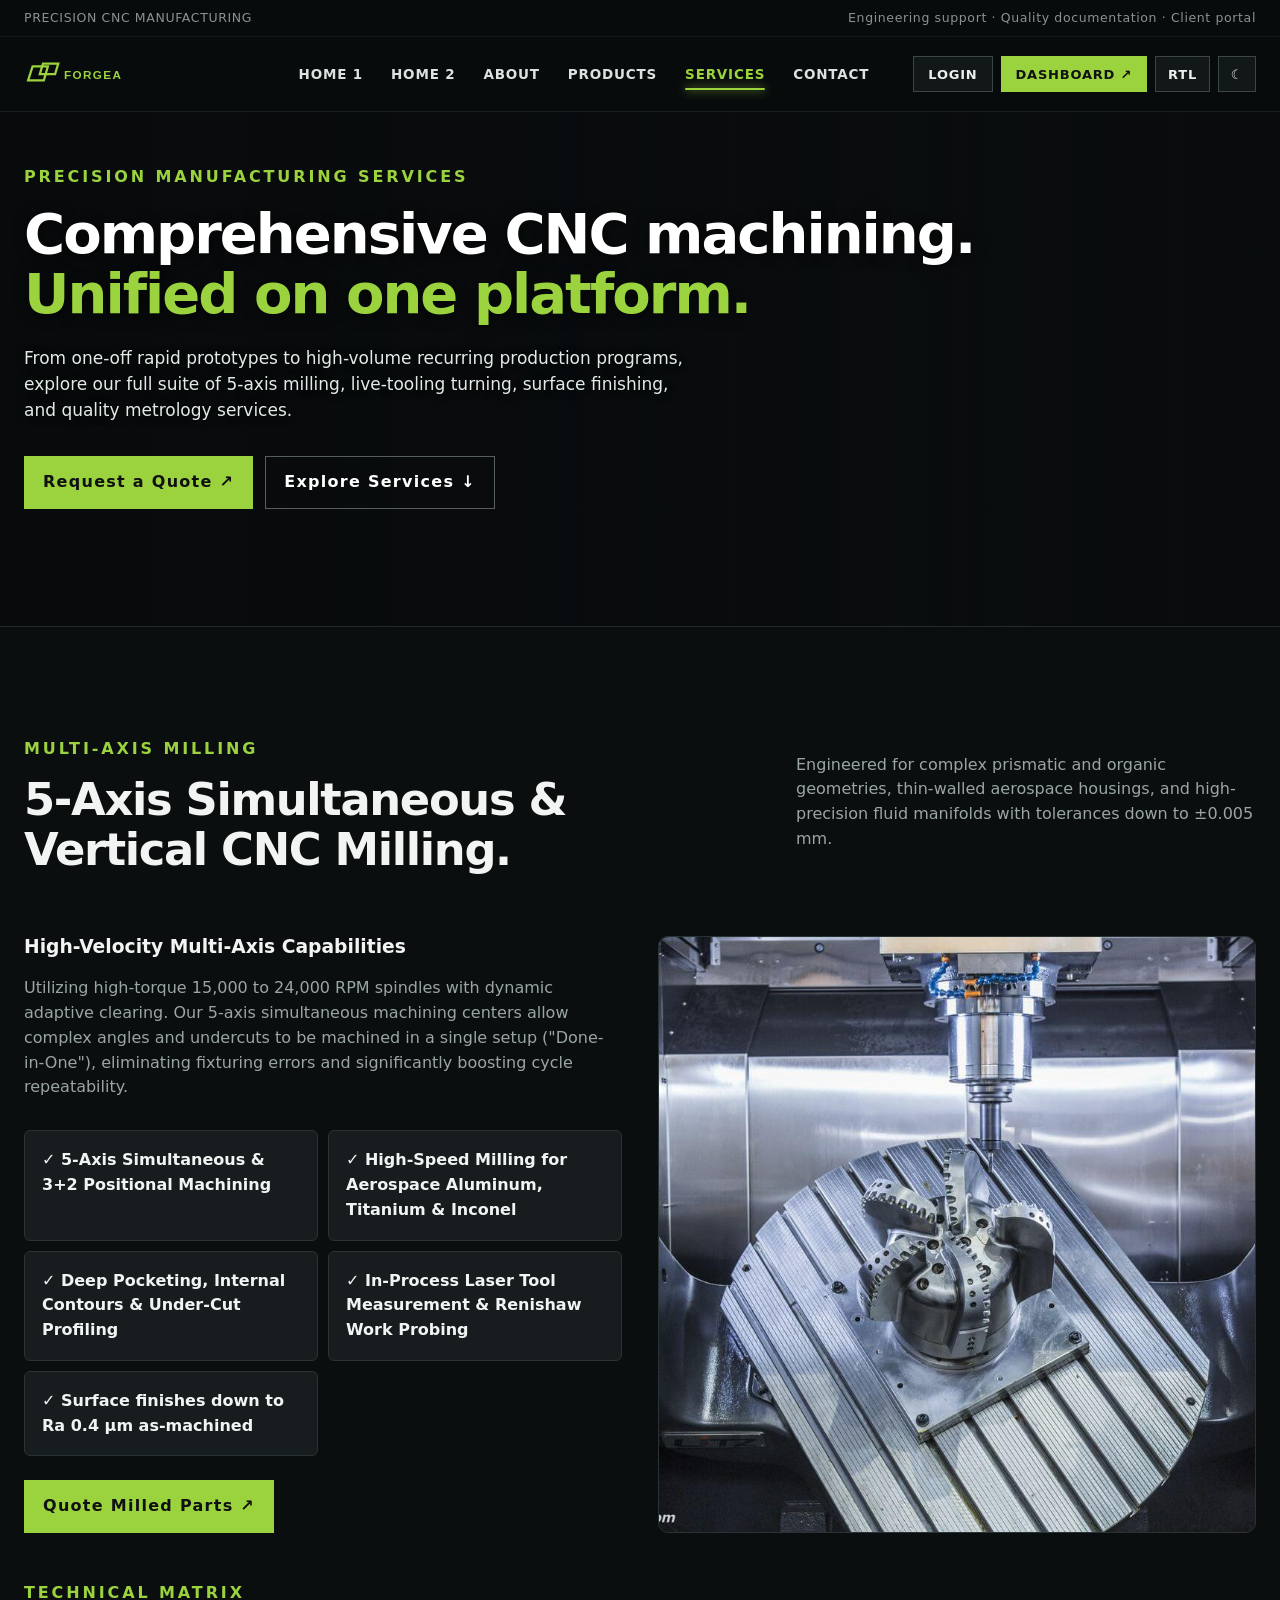
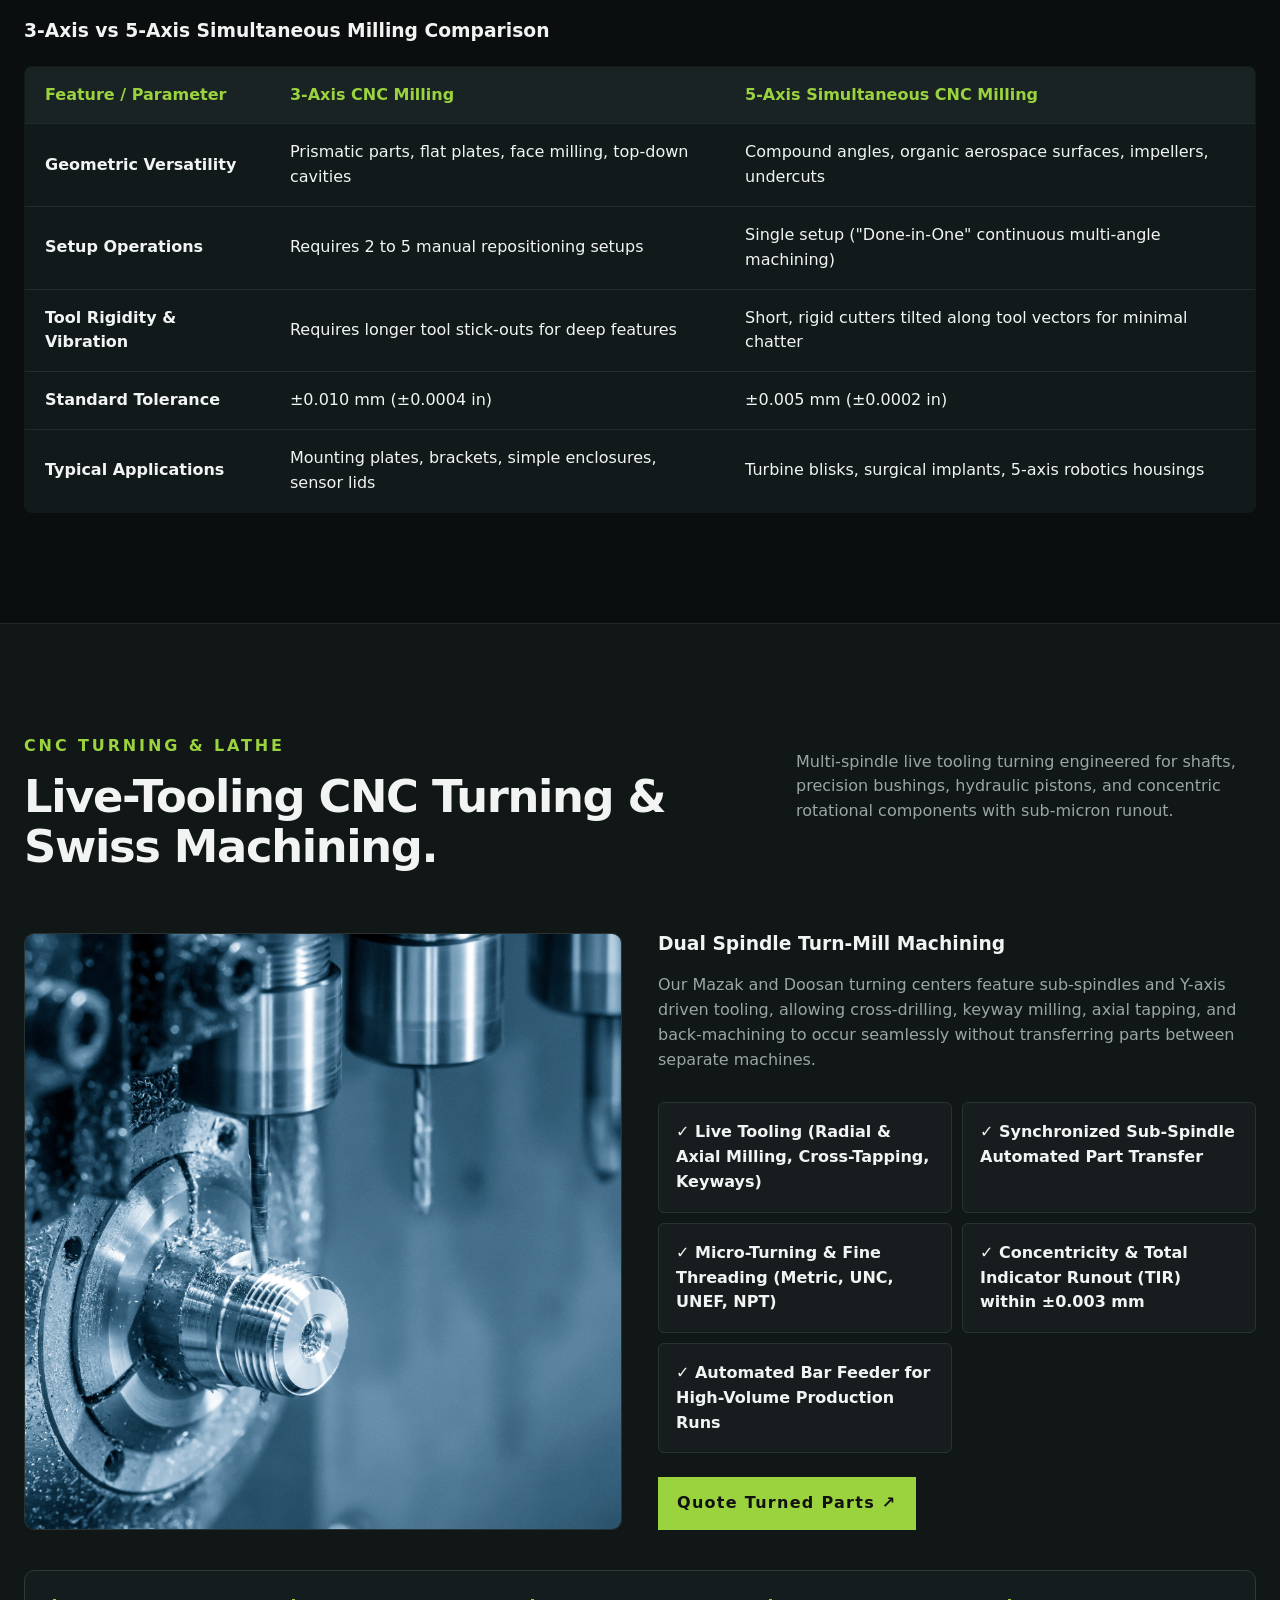
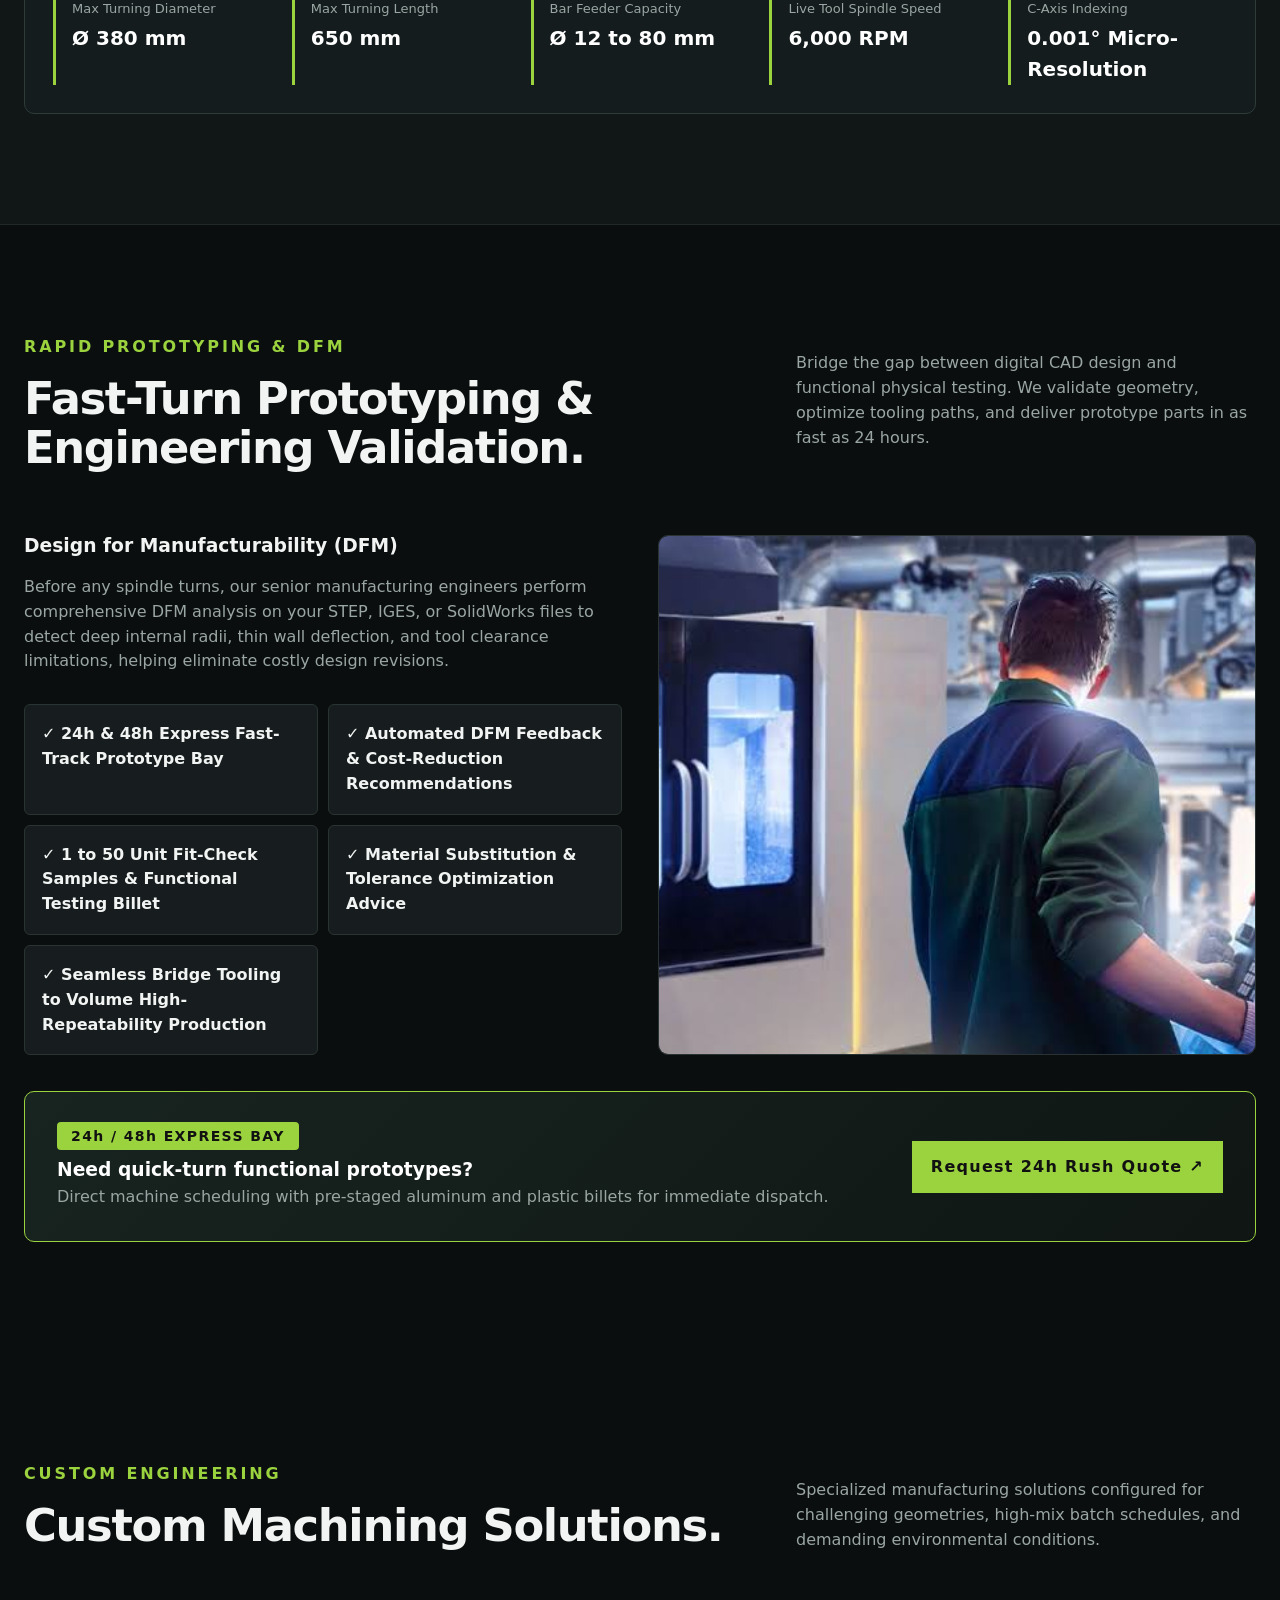
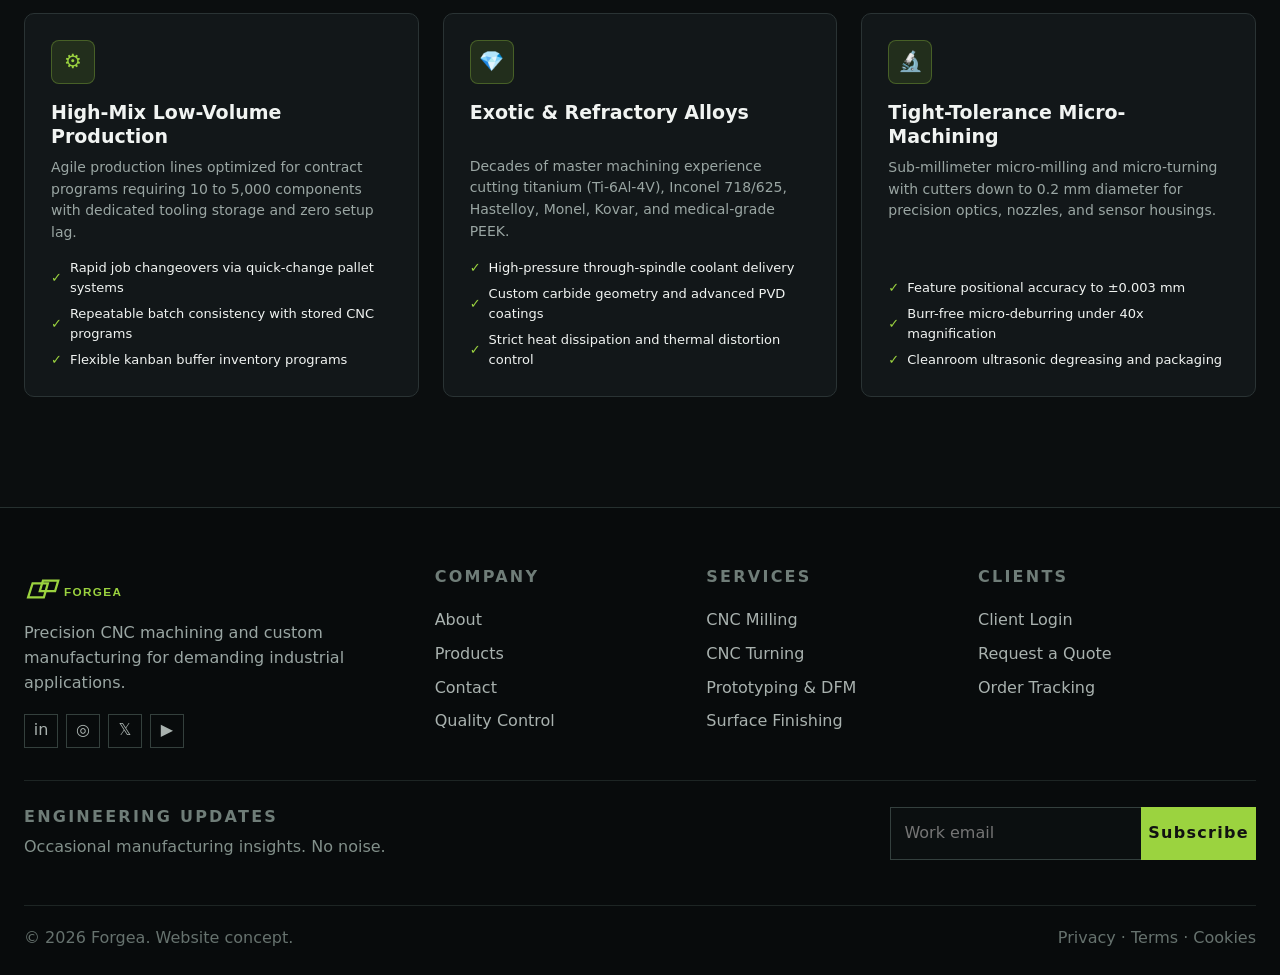
<file: prototyping.html>
<!DOCTYPE html>
<html lang="en">
<head>
  <meta charset="UTF-8">
  <meta http-equiv="refresh" content="0; url=services.html#prototyping">
  <link rel="canonical" href="services.html#prototyping">
  <title>Prototyping & Engineering — Forgea (Moved to Services)</title>
  <script>window.location.replace("services.html#prototyping");</script>
</head>
<body style="background:#0b0e0f; color:#f1f4f2; font-family:sans-serif; text-align:center; padding:100px 20px;">
  <h2>Redirecting to unified services page...</h2>
  <p><a href="services.html#prototyping" style="color:#9bd33f;">Click here if you are not redirected automatically.</a></p>
</body>
</html>
</file>
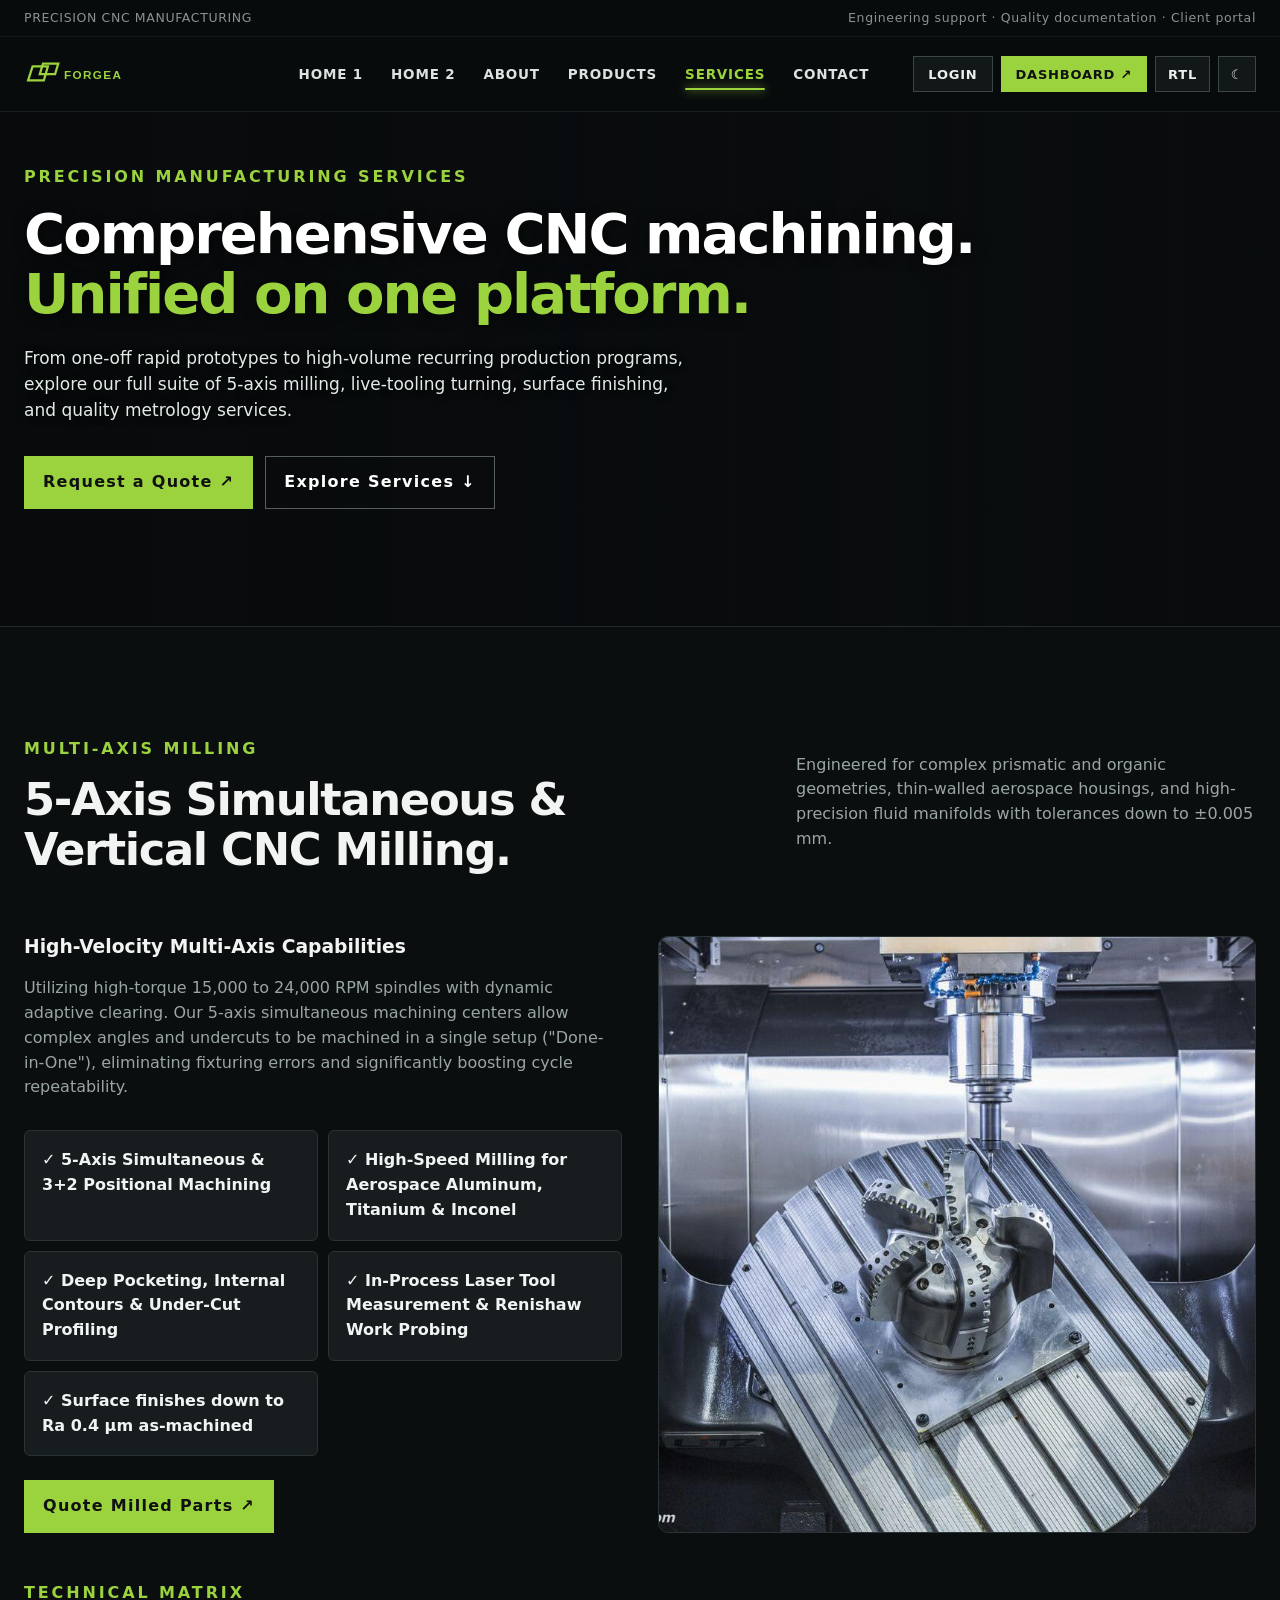
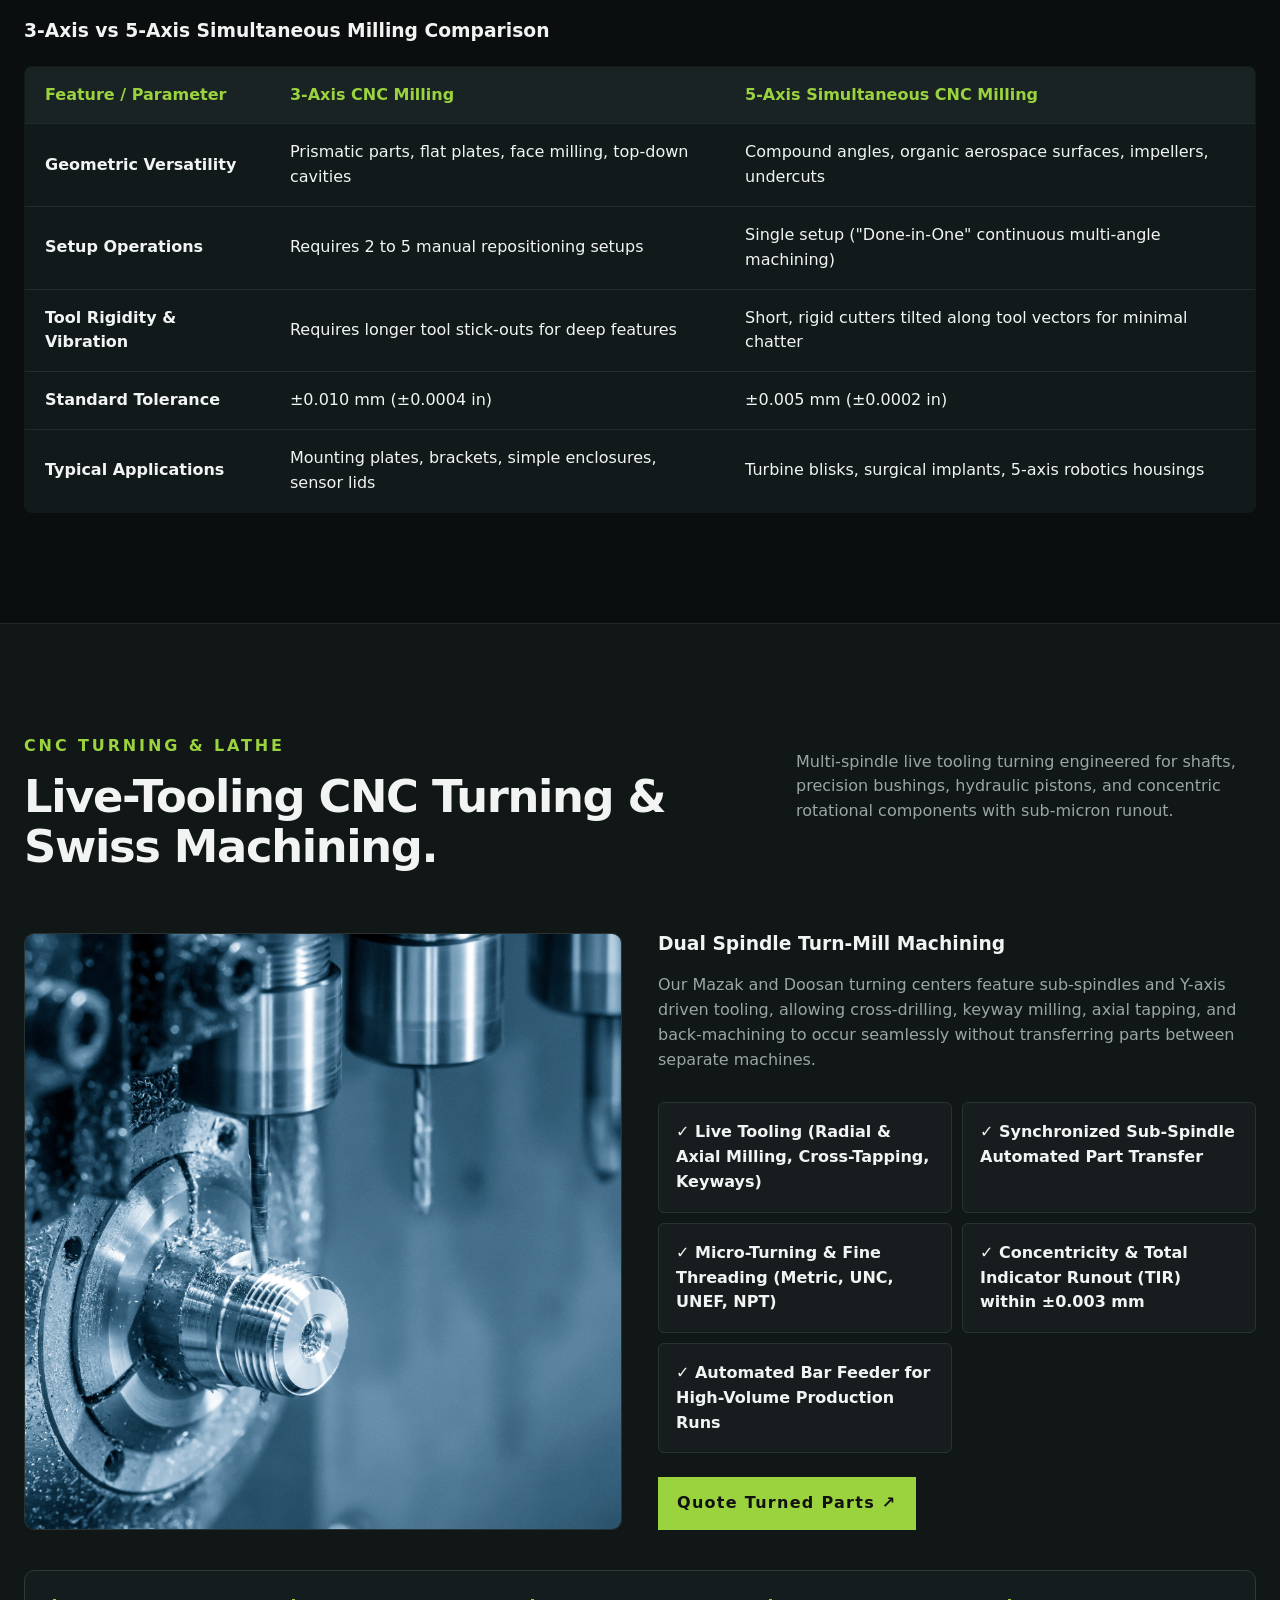
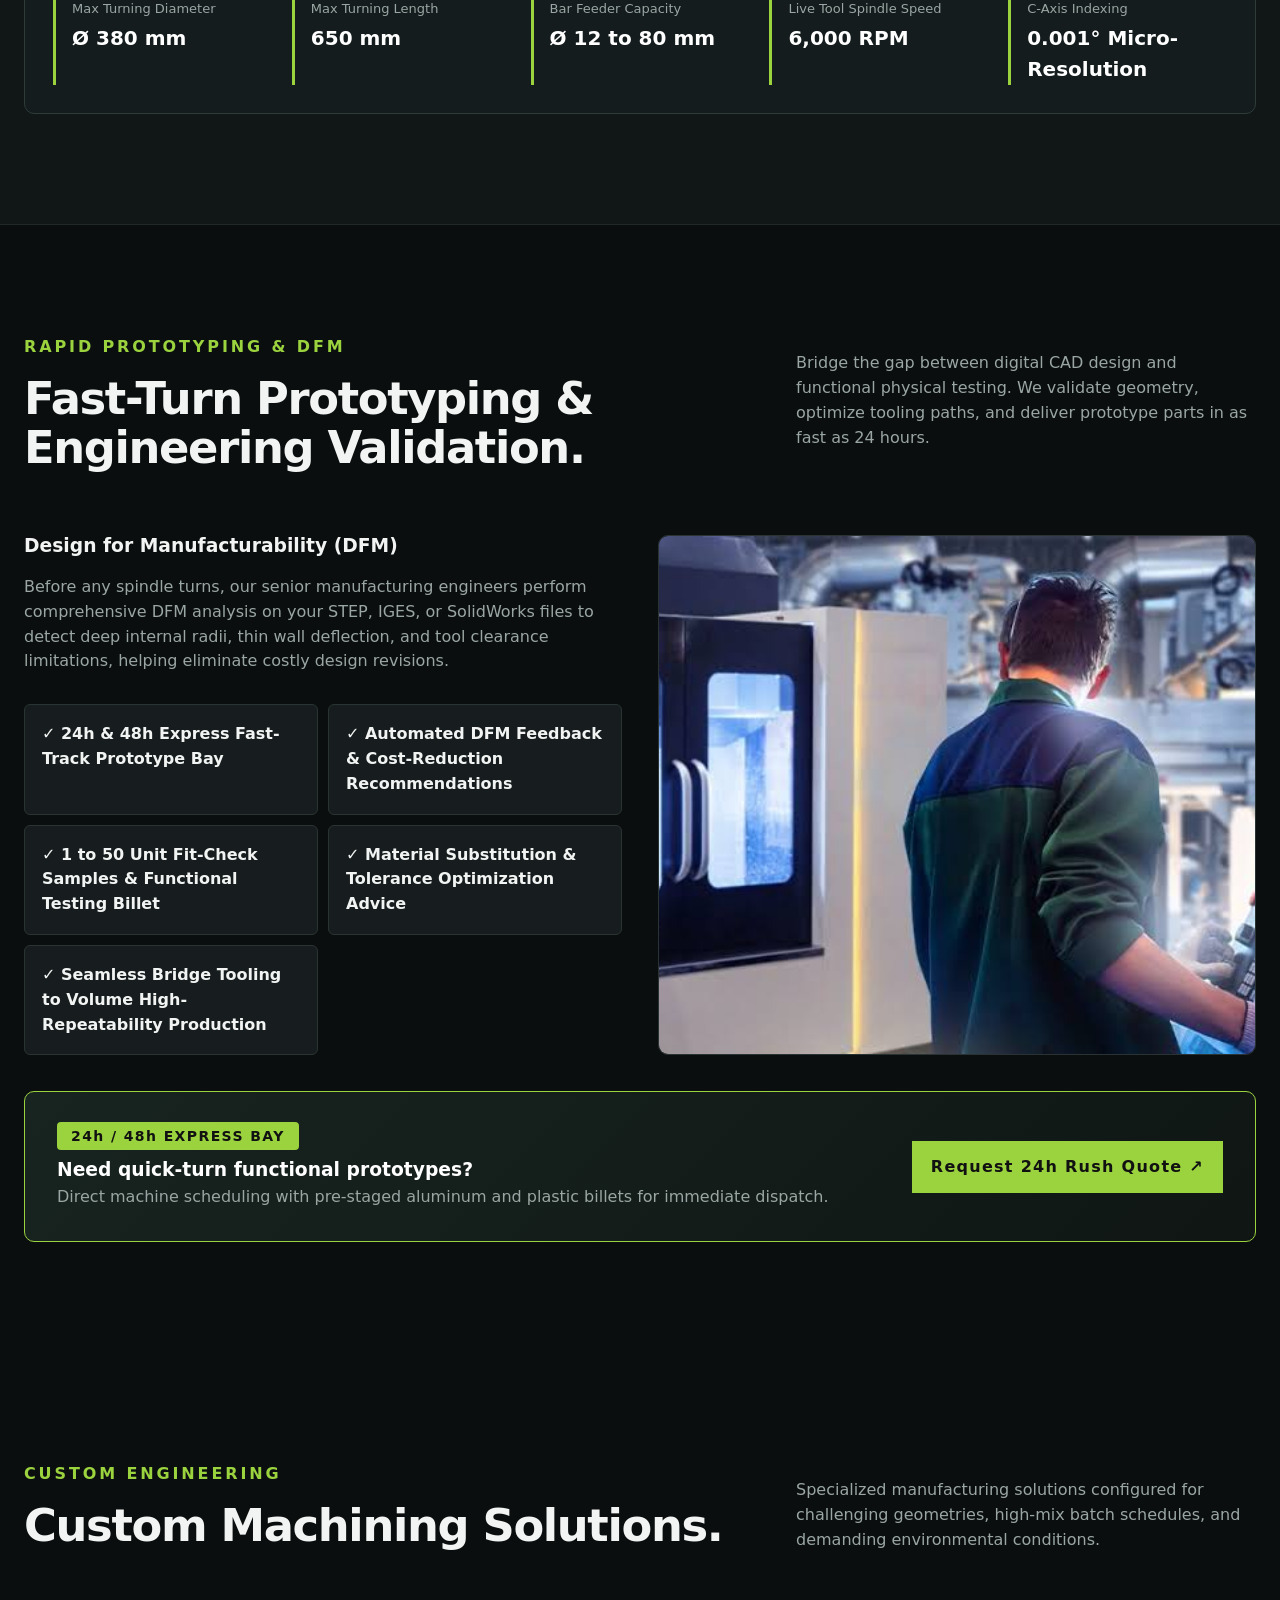
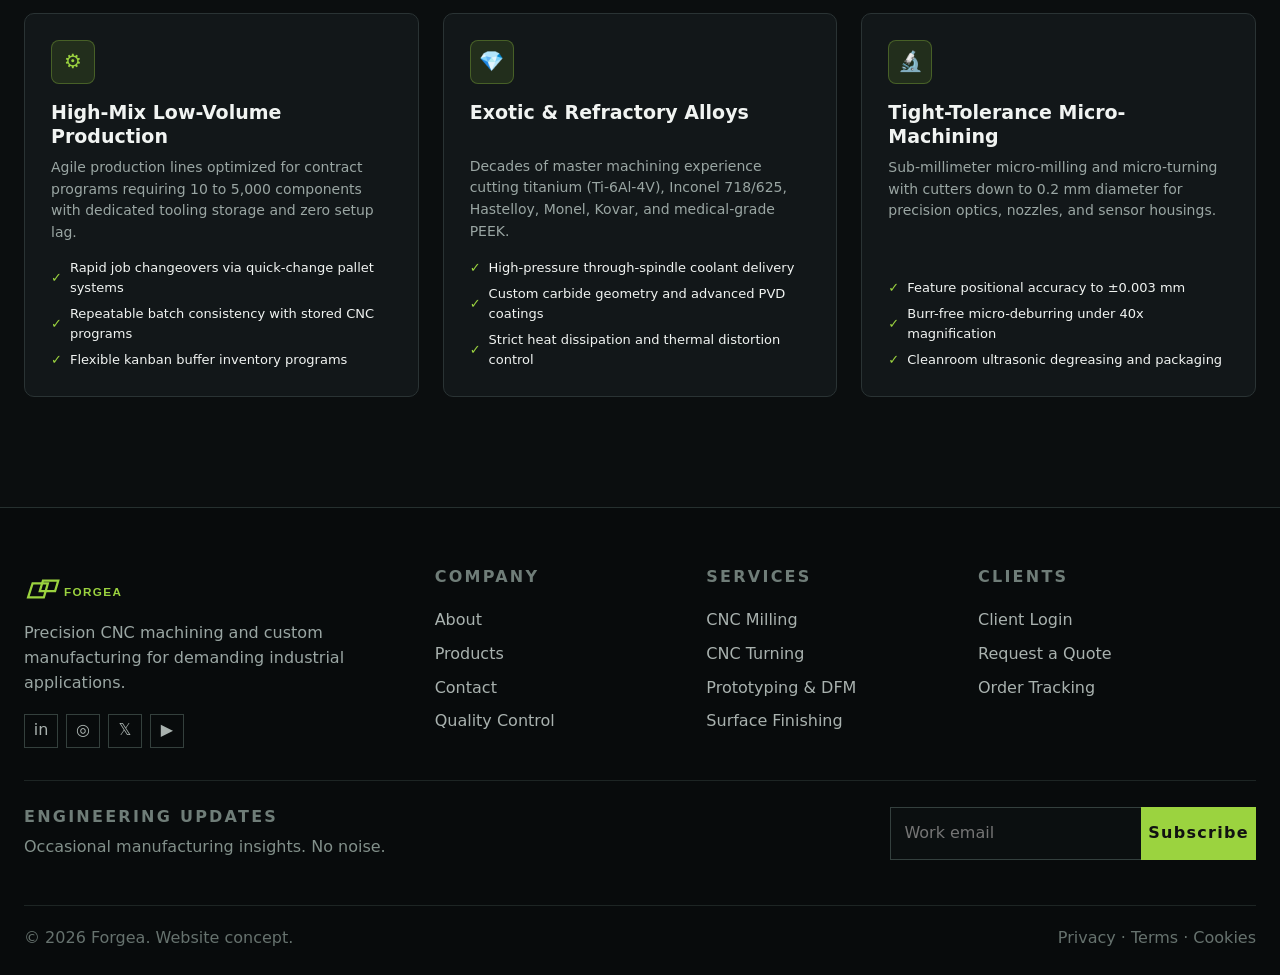
<file: services.html>
<!DOCTYPE html>
<html lang="en">

<head>
  <meta charset="UTF-8">
  <meta name="viewport" content="width=device-width,initial-scale=1.0">
  <meta name="description"
    content="Forgea comprehensive CNC machining services: 5-axis milling, live-tool turning, rapid prototyping, surface finishing, and custom precision manufacturing.">
  <title>Services — Forgea Precision CNC Machining</title>
  <link rel="icon" type="image/svg+xml" href="assets/favicon.svg">
  <link rel="stylesheet" href="assets/style.css">
  <style>
    /* Mobile Drawer Active Link Highlight */
    @media (max-width: 1100px) {
      .navlinks > a.active,
      .dropbtn.active {
        background: rgba(155, 211, 63, 0.14) !important;
        color: var(--green) !important;
        font-weight: 800 !important;
        border-left: 4px solid var(--green) !important;
        border-bottom-color: transparent !important;
        border-radius: 6px !important;
        padding-left: 14px !important;
      }
      .navlinks > a.active::after,
      .dropbtn.active::after {
        display: inline-block !important;
        content: '' !important;
        position: static !important;
        width: 8px !important;
        height: 8px !important;
        border-radius: 50% !important;
        background: var(--green) !important;
        box-shadow: 0 0 10px rgba(155, 211, 63, 0.7) !important;
        margin-left: auto !important;
        flex-shrink: 0 !important;
      }
      body.light .navlinks > a.active,
      body.light .dropbtn.active {
        background: #eaf5ed !important;
        color: #166534 !important;
        font-weight: 800 !important;
        border-left: 4px solid #166534 !important;
        border-bottom-color: transparent !important;
        border-radius: 6px !important;
        padding-left: 14px !important;
      }
      body.light .navlinks > a.active::after,
      body.light .dropbtn.active::after {
        background: #166534 !important;
        box-shadow: 0 0 6px rgba(22, 101, 52, 0.35) !important;
      }
      body.rtl .navlinks > a.active,
      html[dir="rtl"] .navlinks > a.active {
        border-left: none !important;
        border-right: 4px solid var(--green) !important;
        padding-right: 14px !important;
        padding-left: 16px !important;
      }
      body.rtl.light .navlinks > a.active,
      html[dir="rtl"] body.light .navlinks > a.active {
        border-left: none !important;
        border-right: 4px solid #166534 !important;
      }
    }
  </style>
</head>

<body data-page="services">
  <div id="site-header"></div>
  <main id="main-content">

    <!-- Hero Banner -->
    <section class="page-hero service-hero">
      <div class="hero-bg"
        style="--bg:url('https://images.unsplash.com/photo-1713371398485-7bde1bde9def?auto=format&fit=crop&fm=jpg&q=85&w=1800')">
      </div>
      <div class="container">
        <div class="eyebrow">PRECISION MANUFACTURING SERVICES</div>
        <h1>Comprehensive CNC machining.<br><span>Unified on one platform.</span></h1>
        <p>From one-off rapid prototypes to high-volume recurring production programs, explore our full suite of 5-axis
          milling, live-tooling turning, surface finishing, and quality metrology services.</p>
        <div class="actions">
          <a class="btn btn-primary" href="contact.html">Request a Quote ↗</a>
          <a class="btn btn-ghost" href="#milling">Explore Services ↓</a>
        </div>
      </div>
    </section>

    <!-- CNC Milling -->
    <section class="section" id="milling">
      <div class="container">
        <div class="section-head">
          <div>
            <div class="eyebrow">MULTI-AXIS MILLING</div>
            <h2>5-Axis Simultaneous & Vertical CNC Milling.</h2>
          </div>
          <p>Engineered for complex prismatic and organic geometries, thin-walled aerospace housings, and high-precision
            fluid manifolds with tolerances down to ±0.005 mm.</p>
        </div>

        <div class="service-block-split">
          <div>
            <h3>High-Velocity Multi-Axis Capabilities</h3>
            <p>Utilizing high-torque 15,000 to 24,000 RPM spindles with dynamic adaptive clearing. Our 5-axis
              simultaneous machining centers allow complex angles and undercuts to be machined in a single setup
              ("Done-in-One"), eliminating fixturing errors and significantly boosting cycle repeatability.</p>
            <div class="bullet-list">
              <span>✓ 5-Axis Simultaneous & 3+2 Positional Machining</span>
              <span>✓ High-Speed Milling for Aerospace Aluminum, Titanium & Inconel</span>
              <span>✓ Deep Pocketing, Internal Contours & Under-Cut Profiling</span>
              <span>✓ In-Process Laser Tool Measurement & Renishaw Work Probing</span>
              <span>✓ Surface finishes down to Ra 0.4 µm as-machined</span>
            </div>
            <div style="margin-top:24px;">
              <a class="btn btn-primary" href="contact.html">Quote Milled Parts ↗</a>
            </div>
          </div>
          <div class="service-block-img-box">
            <img src="assets/images/servi5axis.jpg" alt="5-Axis CNC Milling Center in Operation" loading="lazy">
          </div>
        </div>

        <!-- 3-Axis vs 5-Axis Technical Matrix Table -->
        <div style="margin-top: 48px;">
          <div class="eyebrow">TECHNICAL MATRIX</div>
          <h3>3-Axis vs 5-Axis Simultaneous Milling Comparison</h3>
          <table class="comp-table">
            <thead>
              <tr>
                <th>Feature / Parameter</th>
                <th>3-Axis CNC Milling</th>
                <th>5-Axis Simultaneous CNC Milling</th>
              </tr>
            </thead>
            <tbody>
              <tr>
                <td><strong>Geometric Versatility</strong></td>
                <td>Prismatic parts, flat plates, face milling, top-down cavities</td>
                <td>Compound angles, organic aerospace surfaces, impellers, undercuts</td>
              </tr>
              <tr>
                <td><strong>Setup Operations</strong></td>
                <td>Requires 2 to 5 manual repositioning setups</td>
                <td>Single setup ("Done-in-One" continuous multi-angle machining)</td>
              </tr>
              <tr>
                <td><strong>Tool Rigidity & Vibration</strong></td>
                <td>Requires longer tool stick-outs for deep features</td>
                <td>Short, rigid cutters tilted along tool vectors for minimal chatter</td>
              </tr>
              <tr>
                <td><strong>Standard Tolerance</strong></td>
                <td>±0.010 mm (±0.0004 in)</td>
                <td>±0.005 mm (±0.0002 in)</td>
              </tr>
              <tr>
                <td><strong>Typical Applications</strong></td>
                <td>Mounting plates, brackets, simple enclosures, sensor lids</td>
                <td>Turbine blisks, surgical implants, 5-axis robotics housings</td>
              </tr>
            </tbody>
          </table>
        </div>
      </div>
    </section>

    <!-- CNC Turning -->
    <section class="section dark-band" id="turning">
      <div class="container">
        <div class="section-head">
          <div>
            <div class="eyebrow">CNC TURNING & LATHE</div>
            <h2>Live-Tooling CNC Turning & Swiss Machining.</h2>
          </div>
          <p>Multi-spindle live tooling turning engineered for shafts, precision bushings, hydraulic pistons, and
            concentric rotational components with sub-micron runout.</p>
        </div>

        <div class="service-block-split">
          <div class="service-block-img-box">
            <img src="assets/images/Swiss Machining.jpeg" alt="Precision CNC Turning Lathe Live Tooling" loading="lazy">
          </div>
          <div>
            <h3>Dual Spindle Turn-Mill Machining</h3>
            <p>Our Mazak and Doosan turning centers feature sub-spindles and Y-axis driven tooling, allowing
              cross-drilling, keyway milling, axial tapping, and back-machining to occur seamlessly without transferring
              parts between separate machines.</p>
            <div class="bullet-list">
              <span>✓ Live Tooling (Radial & Axial Milling, Cross-Tapping, Keyways)</span>
              <span>✓ Synchronized Sub-Spindle Automated Part Transfer</span>
              <span>✓ Micro-Turning & Fine Threading (Metric, UNC, UNEF, NPT)</span>
              <span>✓ Concentricity & Total Indicator Runout (TIR) within ±0.003 mm</span>
              <span>✓ Automated Bar Feeder for High-Volume Production Runs</span>
            </div>
            <div style="margin-top:24px;">
              <a class="btn btn-primary" href="contact.html">Quote Turned Parts ↗</a>
            </div>
          </div>
        </div>

        <!-- Lathe Specs Highlight Box -->
        <div class="specs-highlight-box" style="margin-top: 40px;">
          <div class="spec-box-item">
            <small>Max Turning Diameter</small>
            <strong>Ø 380 mm</strong>
          </div>
          <div class="spec-box-item">
            <small>Max Turning Length</small>
            <strong>650 mm</strong>
          </div>
          <div class="spec-box-item">
            <small>Bar Feeder Capacity</small>
            <strong>Ø 12 to 80 mm</strong>
          </div>
          <div class="spec-box-item">
            <small>Live Tool Spindle Speed</small>
            <strong>6,000 RPM</strong>
          </div>
          <div class="spec-box-item">
            <small>C-Axis Indexing</small>
            <strong>0.001° Micro-Resolution</strong>
          </div>
        </div>
      </div>
    </section>

    <!-- Rapid Prototyping & Engineering -->
    <section class="section" id="prototyping">
      <div class="container">
        <div class="section-head">
          <div>
            <div class="eyebrow">RAPID PROTOTYPING & DFM</div>
            <h2>Fast-Turn Prototyping & Engineering Validation.</h2>
          </div>
          <p>Bridge the gap between digital CAD design and functional physical testing. We validate geometry, optimize
            tooling paths, and deliver prototype parts in as fast as 24 hours.</p>
        </div>

        <div class="service-block-split">
          <div>
            <h3>Design for Manufacturability (DFM)</h3>
            <p>Before any spindle turns, our senior manufacturing engineers perform comprehensive DFM analysis on your
              STEP, IGES, or SolidWorks files to detect deep internal radii, thin wall deflection, and tool clearance
              limitations, helping eliminate costly design revisions.</p>
            <div class="bullet-list">
              <span>✓ 24h & 48h Express Fast-Track Prototype Bay</span>
              <span>✓ Automated DFM Feedback & Cost-Reduction Recommendations</span>
              <span>✓ 1 to 50 Unit Fit-Check Samples & Functional Testing Billet</span>
              <span>✓ Material Substitution & Tolerance Optimization Advice</span>
              <span>✓ Seamless Bridge Tooling to Volume High-Repeatability Production</span>
            </div>
          </div>
          <div class="service-block-img-box">
            <img src="assets/images/Engineering Validation.jfif" alt="Engineering Review and Process Planning"
              loading="lazy"
              onerror="this.onerror=null; this.src='https://images.unsplash.com/photo-1581092162384-8987c1d64718?auto=format&fit=crop&q=80&w=900';">
          </div>
        </div>

        <!-- 24h Rush Banner -->
        <div class="rush-banner" style="margin-top: 36px;">
          <div>
            <span class="rush-badge">24h / 48h EXPRESS BAY</span>
            <h3 style="margin: 10px 0 4px 0; color: #fff;">Need quick-turn functional prototypes?</h3>
            <p style="margin: 0; color: var(--muted);">Direct machine scheduling with pre-staged aluminum and plastic
              billets for immediate dispatch.</p>
          </div>
          <a class="btn btn-primary" href="contact.html">Request 24h Rush Quote ↗</a>
        </div>
      </div>
    </section>

    <!-- Custom Machining Solutions -->
    <section class="section" id="custom">
      <div class="container">
        <div class="section-head">
          <div>
            <div class="eyebrow">CUSTOM ENGINEERING</div>
            <h2>Custom Machining Solutions.</h2>
          </div>
          <p>Specialized manufacturing solutions configured for challenging geometries, high-mix batch schedules, and
            demanding environmental conditions.</p>
        </div>

        <div class="custom-solutions-grid">
          <div class="custom-sol-card">
            <div class="custom-sol-icon">⚙️</div>
            <h3>High-Mix Low-Volume Production</h3>
            <p>Agile production lines optimized for contract programs requiring 10 to 5,000 components with dedicated
              tooling storage and zero setup lag.</p>
            <div class="custom-bullet-list">
              <span>Rapid job changeovers via quick-change pallet systems</span>
              <span>Repeatable batch consistency with stored CNC programs</span>
              <span>Flexible kanban buffer inventory programs</span>
            </div>
          </div>

          <div class="custom-sol-card">
            <div class="custom-sol-icon">💎</div>
            <h3>Exotic & Refractory Alloys</h3>
            <p>Decades of master machining experience cutting titanium (Ti-6Al-4V), Inconel 718/625, Hastelloy, Monel,
              Kovar, and medical-grade PEEK.</p>
            <div class="custom-bullet-list">
              <span>High-pressure through-spindle coolant delivery</span>
              <span>Custom carbide geometry and advanced PVD coatings</span>
              <span>Strict heat dissipation and thermal distortion control</span>
            </div>
          </div>

          <div class="custom-sol-card">
            <div class="custom-sol-icon">🔬</div>
            <h3>Tight-Tolerance Micro-Machining</h3>
            <p>Sub-millimeter micro-milling and micro-turning with cutters down to 0.2 mm diameter for precision optics,
              nozzles, and sensor housings.</p>
            <div class="custom-bullet-list">
              <span>Feature positional accuracy to ±0.003 mm</span>
              <span>Burr-free micro-deburring under 40x magnification</span>
              <span>Cleanroom ultrasonic degreasing and packaging</span>
            </div>
          </div>
        </div>
      </div>
    </section>

  </main>
  <div id="site-footer"></div>
  <script src="assets/app.js"></script>
</body>

</html>
</file>
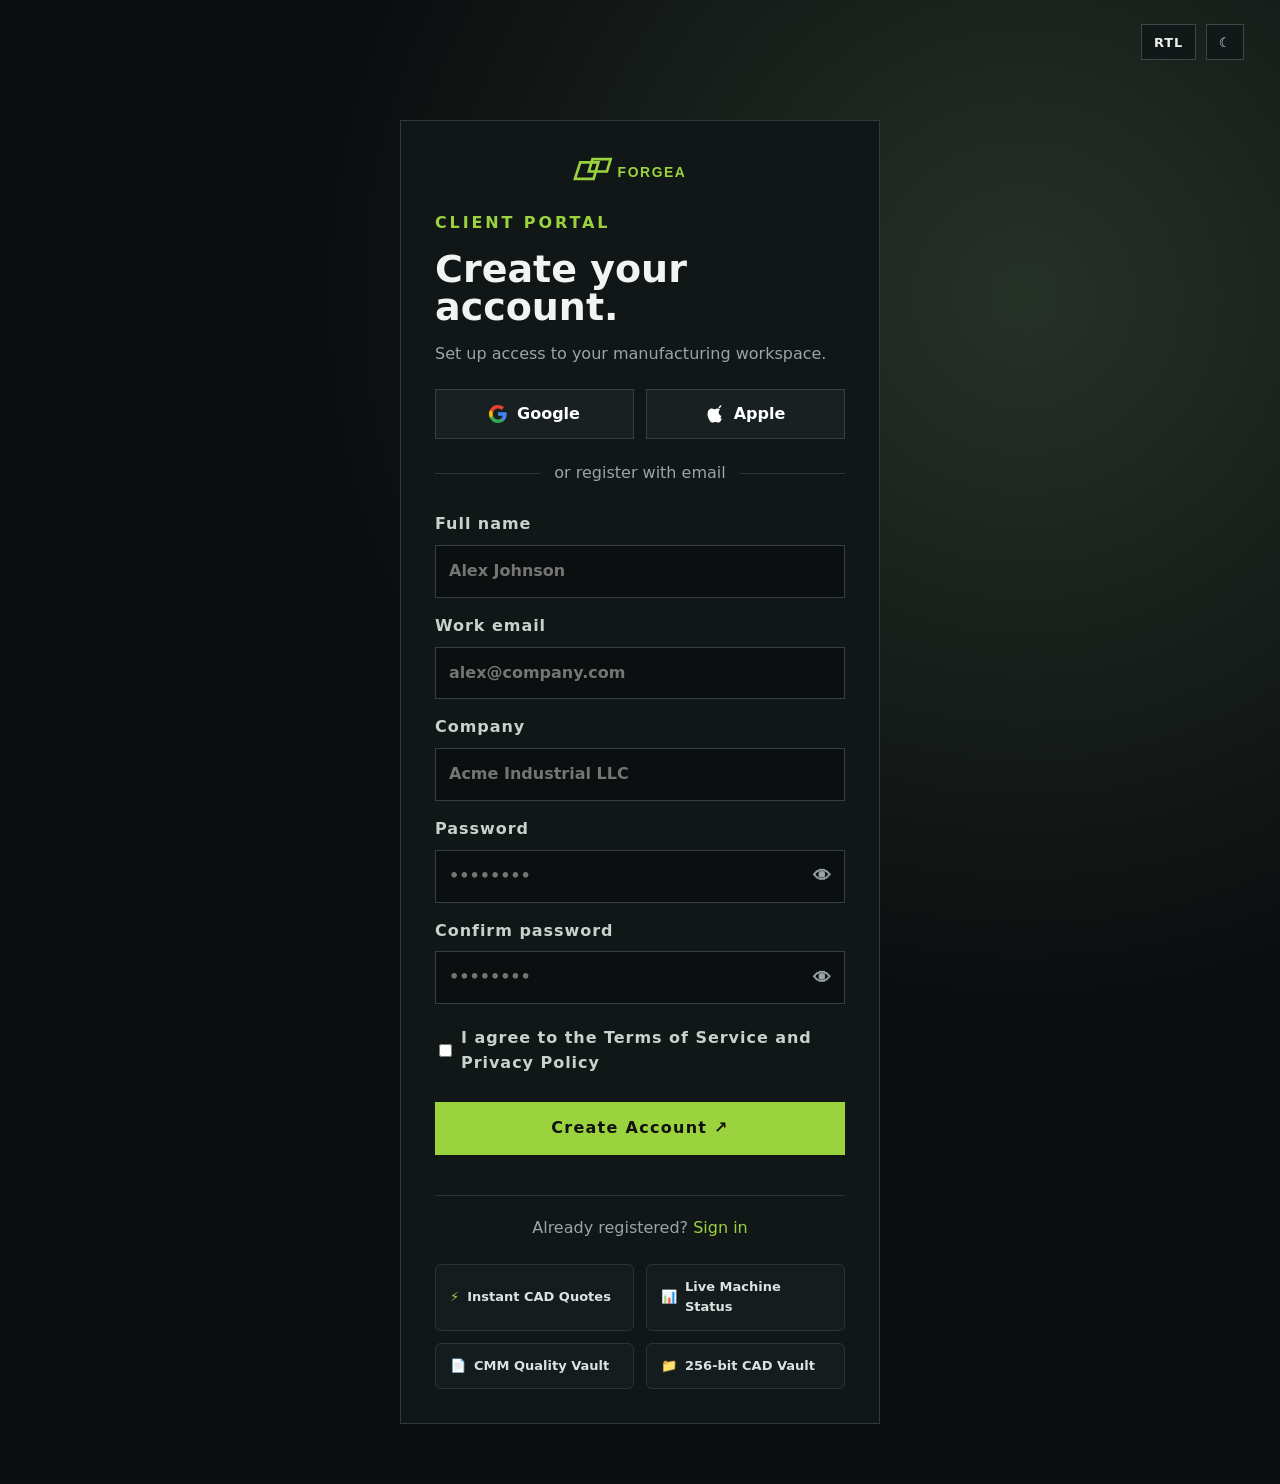
<file: signup.html>
<!DOCTYPE html>
<html lang="en">
<head>
  <meta charset="UTF-8">
  <meta name="viewport" content="width=device-width,initial-scale=1.0">
  <title>Create Account — Forgea</title>
  <link rel="icon" type="image/svg+xml" href="assets/favicon.svg">
  <link rel="stylesheet" href="assets/style.css">
</head>
<body class="auth-body">
  <div class="auth-header">
    <div class="auth-actions">
      <button class="rtl-toggle" type="button" aria-label="Toggle RTL mode" title="Toggle RTL layout alignment">RTL</button>
      <button class="theme-toggle" type="button" aria-label="Toggle theme" title="Toggle light/dark theme">☾</button>
    </div>
  </div>

  <div class="auth-wrap">
    <div class="auth-card">
      <div class="auth-logo-center">
        <a class="brand" href="index.html" title="Back to main website"><i aria-label="Forgea logo"></i></a>
      </div>
      <div class="eyebrow">CLIENT PORTAL</div>
      <h1>Create your account.</h1>
      <p>Set up access to your manufacturing workspace.</p>

      <div class="social-auth-buttons">
        <button type="button" class="btn-social btn-google" onclick="alert('Google sign-up demo connected.')">
          <svg width="18" height="18" viewBox="0 0 18 18" fill="none"><path d="M17.64 9.2c0-.637-.057-1.251-.164-1.84H9v3.481h4.844a4.14 4.14 0 0 1-1.796 2.716v2.259h2.908c1.702-1.567 2.684-3.874 2.684-6.616z" fill="#4285F4"/><path d="M9 18c2.43 0 4.467-.806 5.956-2.18l-2.908-2.259c-.806.54-1.837.86-3.048.86-2.344 0-4.328-1.584-5.036-3.711H.957v2.332A8.997 8.997 0 0 0 9 18z" fill="#34A853"/><path d="M3.964 10.71A5.41 5.41 0 0 1 3.682 9c0-.593.102-1.17.282-1.71V4.958H.957A8.996 8.996 0 0 0 0 9c0 1.452.348 2.827.957 4.042l3.007-2.332z" fill="#FBBC05"/><path d="M9 3.58c1.321 0 2.508.454 3.44 1.345l2.582-2.58C13.463.891 11.426 0 9 0A8.997 8.997 0 0 0 .957 4.958L3.964 7.29C4.672 5.163 6.656 3.58 9 3.58z" fill="#EA4335"/></svg>
          <span>Google</span>
        </button>
        <button type="button" class="btn-social btn-apple" onclick="alert('Apple sign-up demo connected.')">
          <svg width="18" height="18" viewBox="0 0 170 170" fill="currentColor"><path d="M150.37 130.25c-2.45 5.66-5.35 10.87-8.71 15.66-4.58 6.53-8.33 11.05-11.22 13.56-4.48 4.12-9.28 6.23-14.42 6.35-3.69 0-8.14-1.05-13.32-3.18-5.19-2.12-9.97-3.17-14.34-3.17-4.58 0-9.49 1.05-14.75 3.17-5.26 2.13-9.5 3.24-12.74 3.35-4.82.13-9.68-1.92-14.58-6.14-3.32-2.88-7.23-7.64-11.72-14.28-6.02-8.89-10.84-18.77-14.47-29.65-3.63-10.88-5.45-21.36-5.45-31.43 0-14.58 3.69-26.68 11.07-36.31 7.38-9.63 16.74-14.53 28.08-14.7 4.82 0 9.87 1.15 15.16 3.44 5.29 2.29 9.17 3.44 11.64 3.44 2.12 0 6.03-1.18 11.73-3.55 5.7-2.37 10.63-3.48 14.79-3.33 10.98.44 19.82 4.41 26.52 11.93-9.66 5.86-14.39 14.07-14.2 24.63.19 10.74 4.54 19.34 13.06 25.8 4.02 3.09 8.52 5.34 13.5 6.75-2.69 7.82-6.26 15.63-10.71 23.43zM119.22 31.81c0-6.75 2.44-13.31 7.32-19.68 4.88-6.37 10.94-10.3 18.18-11.8 1.07 7.15-1.12 14.15-6.57 21-4.7 5.92-10.72 9.77-18.06 11.55-.26-.35-.87-1.07-8.87-1.07z"/></svg>
          <span>Apple</span>
        </button>
      </div>

      <div class="auth-divider"><span>or register with email</span></div>

      <form id="signupForm">
        <label>Full name
          <input type="text" required placeholder="Alex Johnson">
        </label>

        <label>Work email
          <input type="email" required placeholder="alex@company.com">
        </label>

        <label>Company
          <input required placeholder="Acme Industrial LLC">
        </label>

        <label>Password
          <div class="password-field">
            <input type="password" id="signupPassword" required minlength="6" placeholder="••••••••">
            <button type="button" class="btn-toggle-pw" title="Show password" onclick="togglePasswordVisibility('signupPassword', this)">👁</button>
          </div>
        </label>

        <label>Confirm password
          <div class="password-field">
            <input type="password" id="signupConfirmPassword" required minlength="6" placeholder="••••••••">
            <button type="button" class="btn-toggle-pw" title="Show password" onclick="togglePasswordVisibility('signupConfirmPassword', this)">👁</button>
          </div>
        </label>

        <label class="check" style="margin-top: 6px;">
          <input type="checkbox" required>
          <span>I agree to the <a href="#">Terms of Service</a> and <a href="#">Privacy Policy</a></span>
        </label>

        <button class="btn btn-primary full" type="submit" style="margin-top: 10px;">Create Account ↗</button>
        <small id="signupMessage"></small>
      </form>

      <div class="auth-switch">Already registered? <a href="login.html">Sign in</a></div>

      <!-- Client Portal Onboarding Benefits Showcase -->
      <div class="signup-perks-grid">
        <div class="perk-box"><span>⚡</span> Instant CAD Quotes</div>
        <div class="perk-box"><span>📊</span> Live Machine Status</div>
        <div class="perk-box"><span>📄</span> CMM Quality Vault</div>
        <div class="perk-box"><span>📁</span> 256-bit CAD Vault</div>
      </div>
    </div>
  </div>
  <script src="assets/app.js"></script>
</body>
</html>
</file>
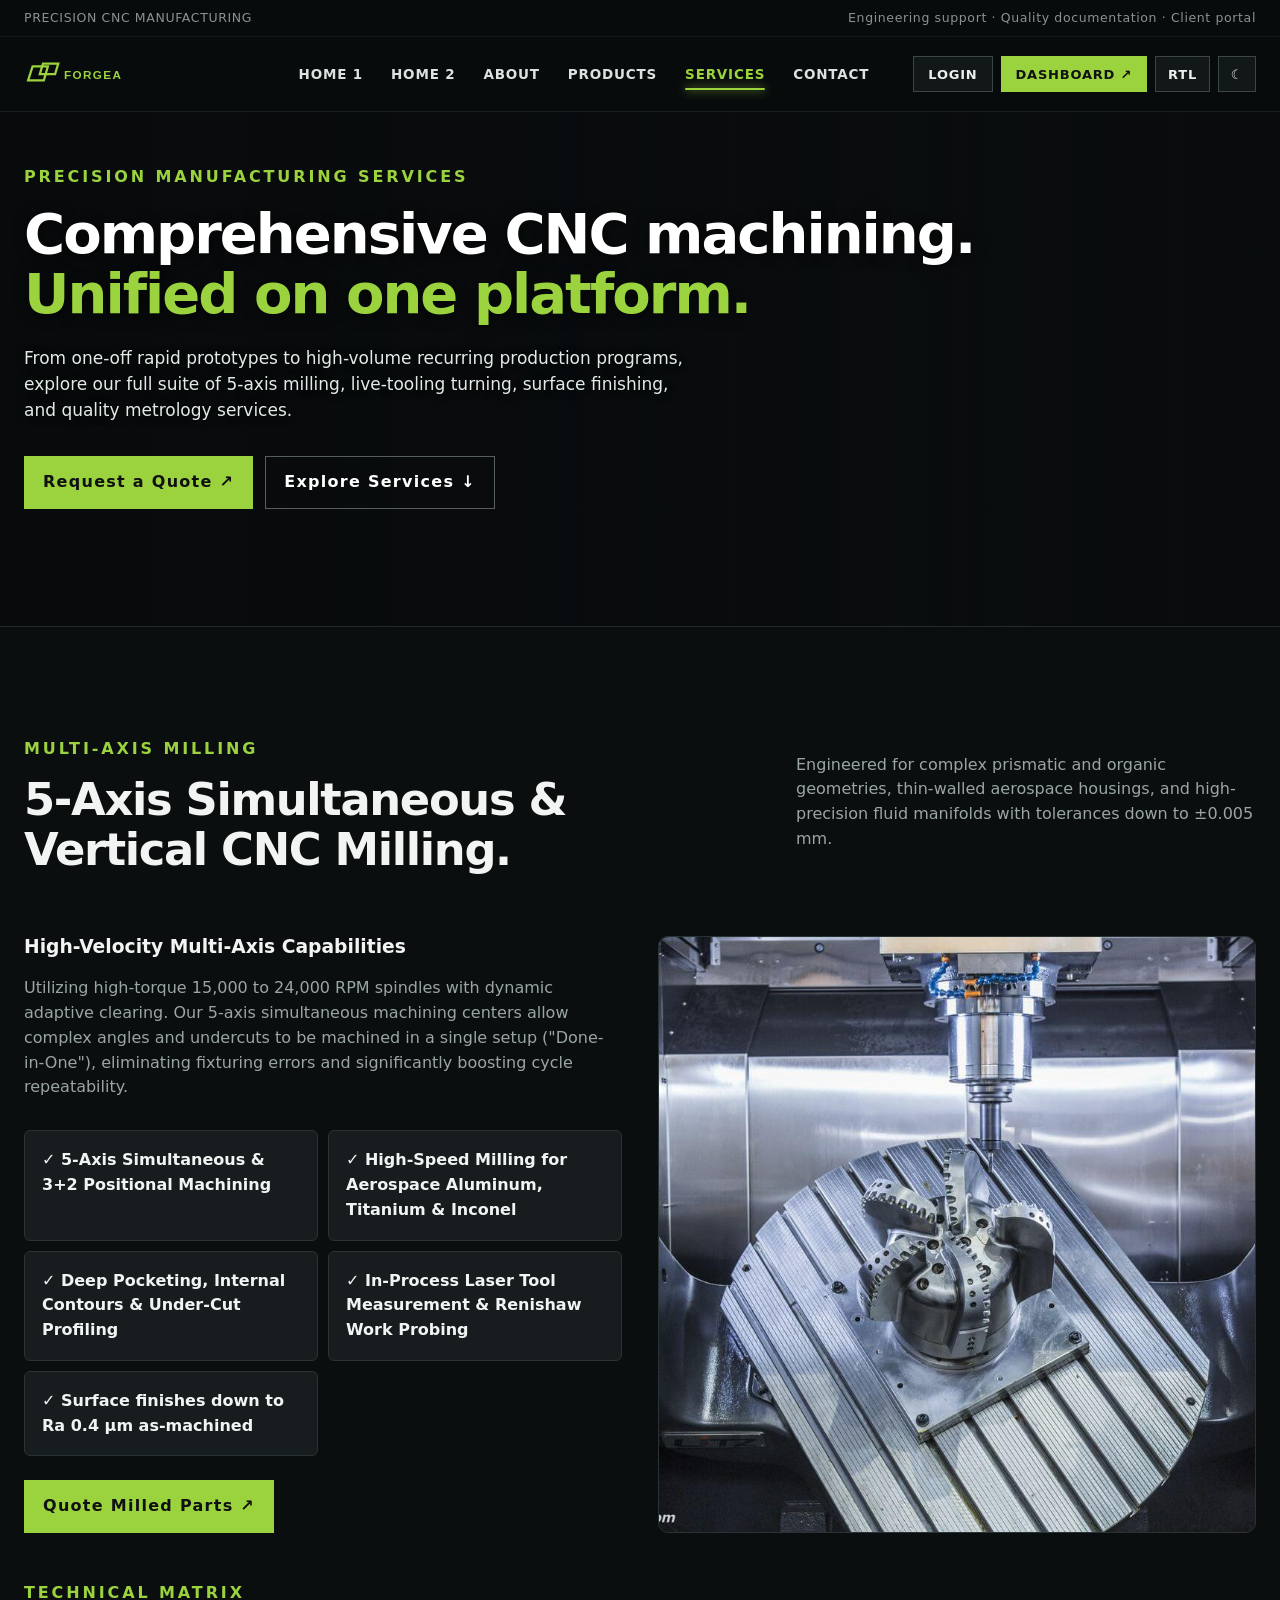
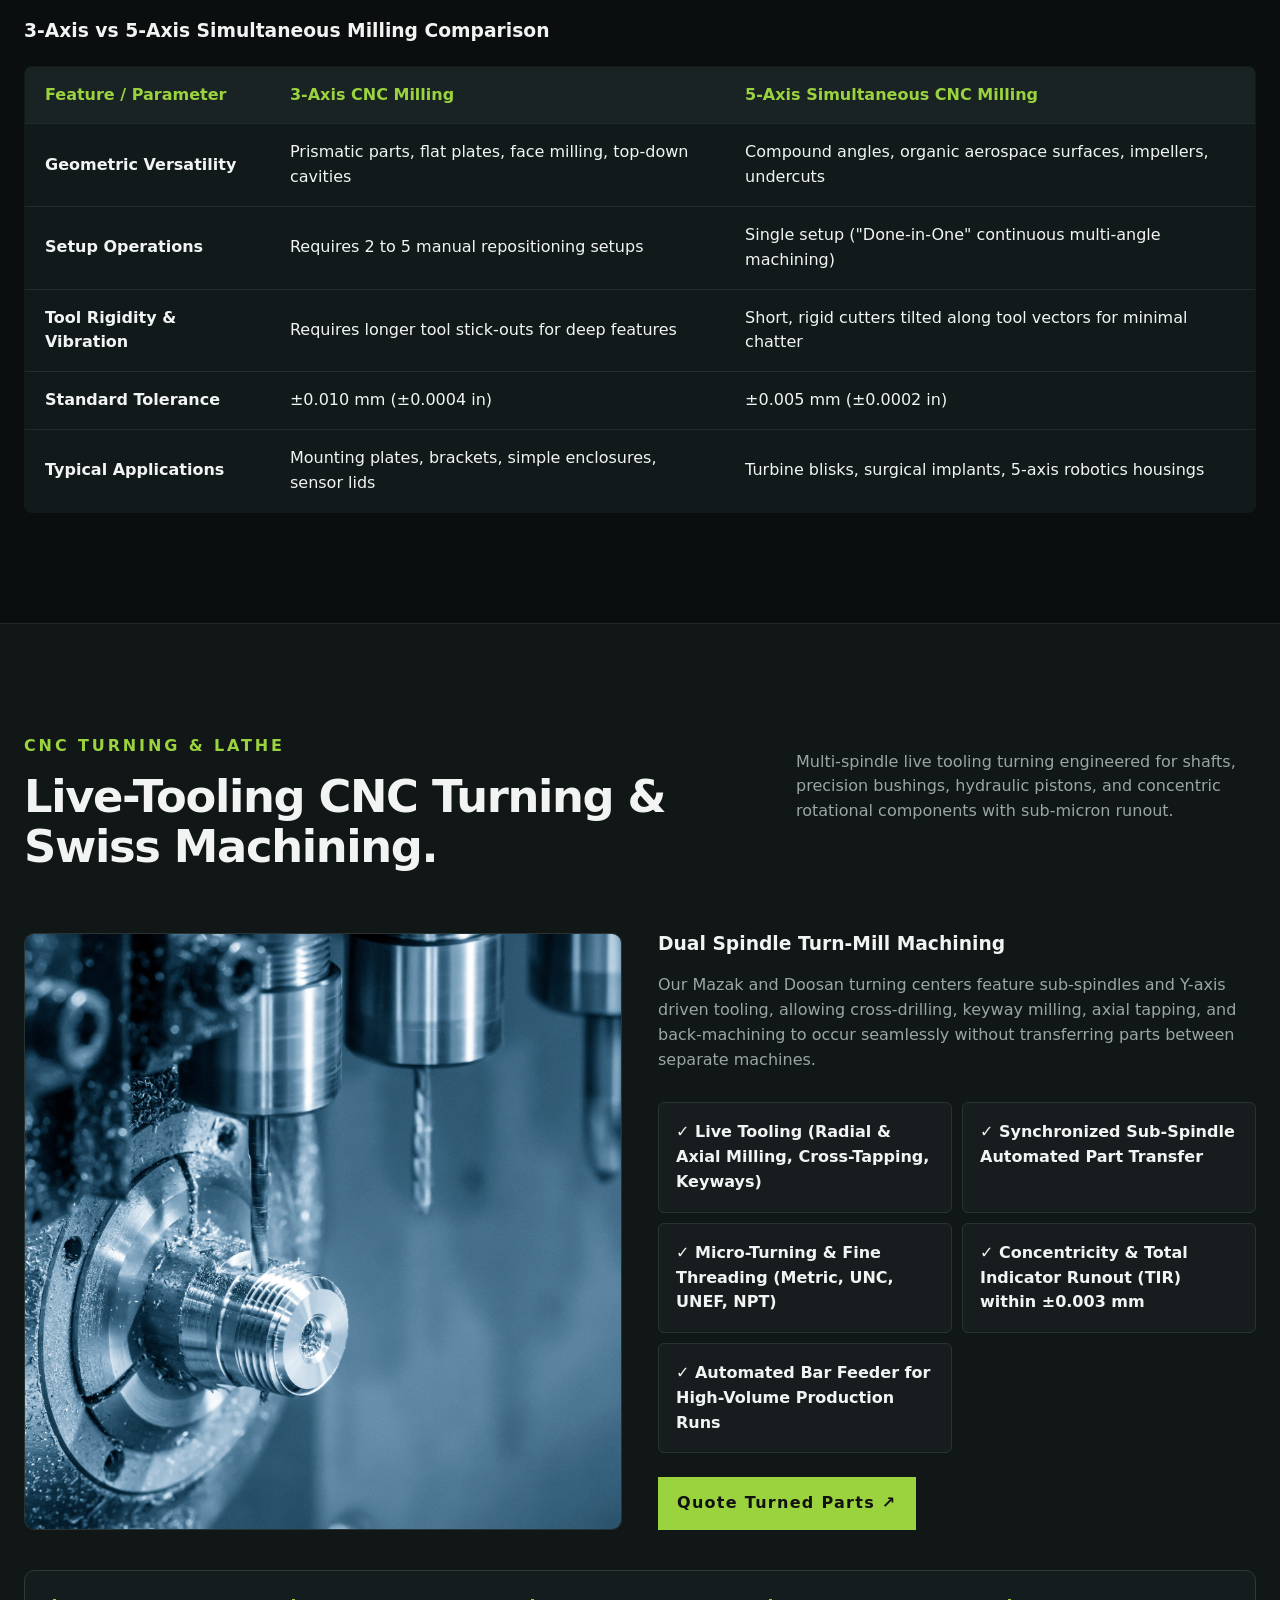
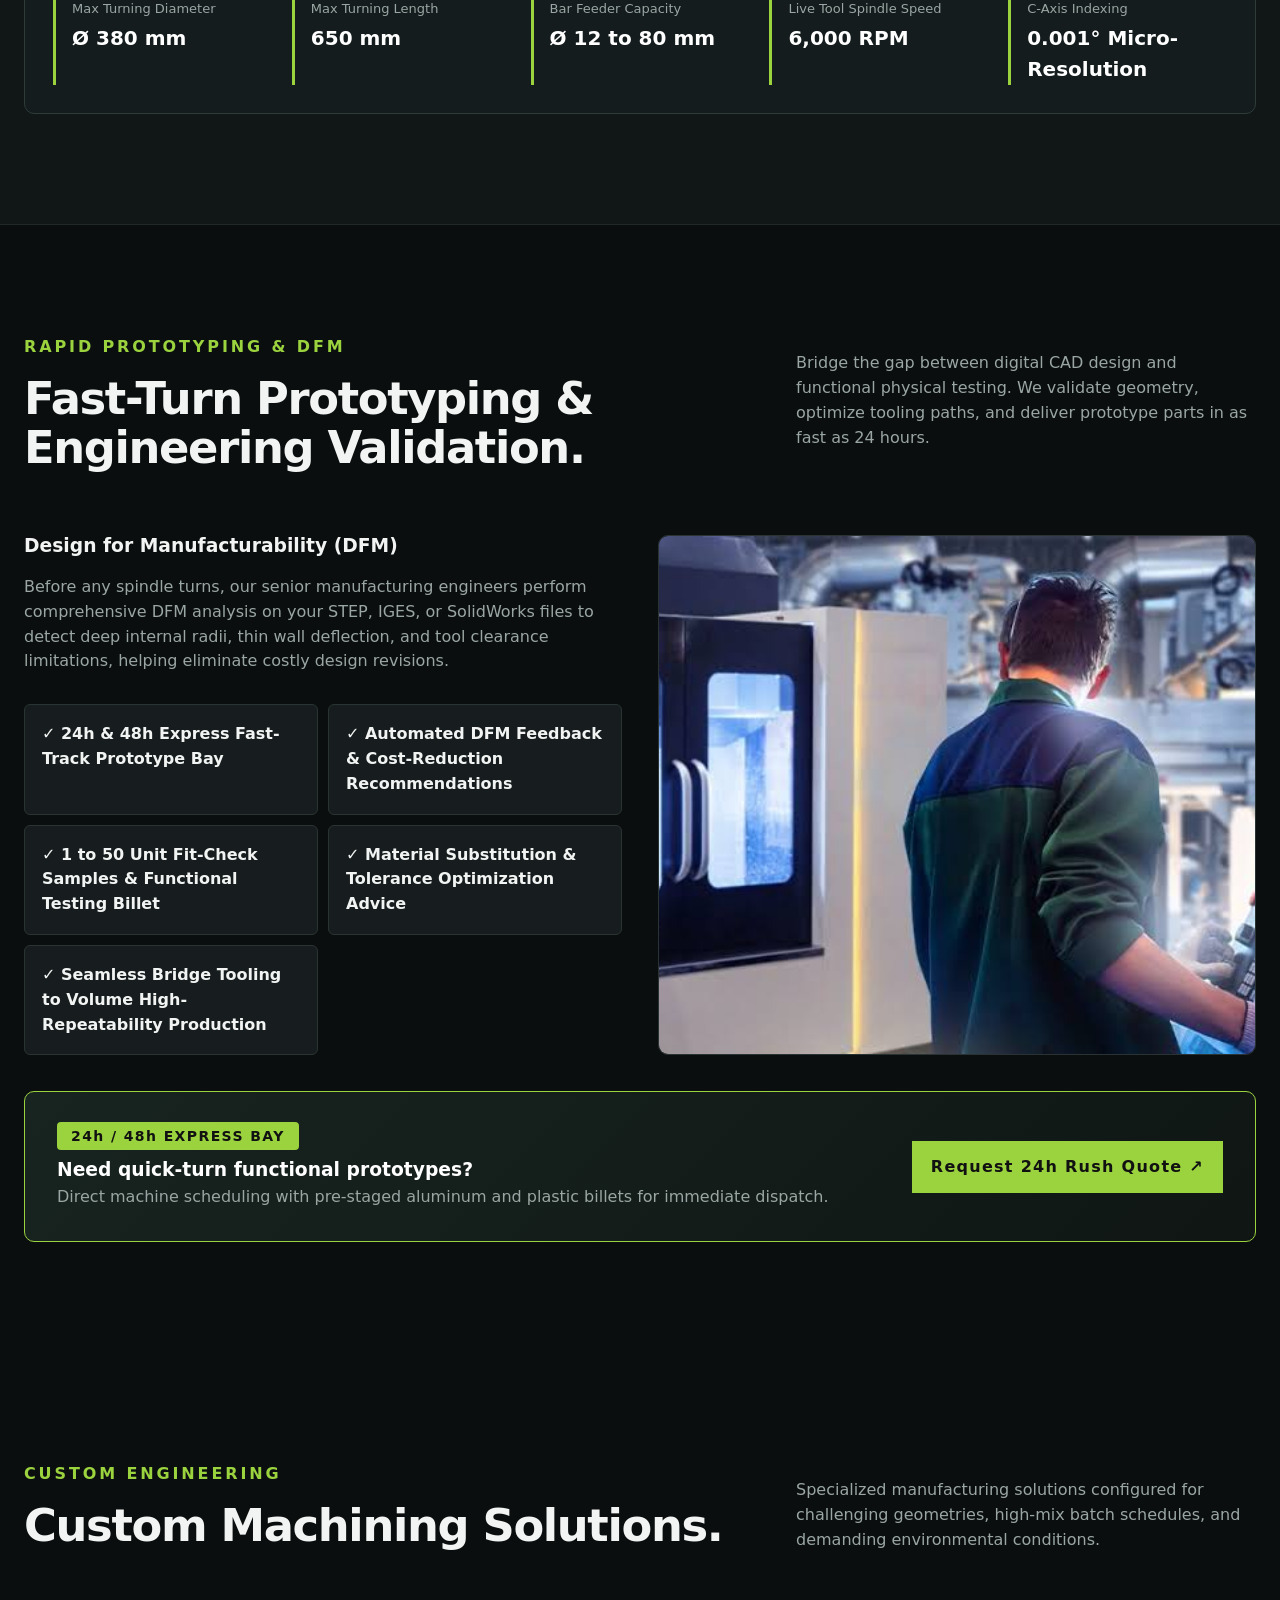
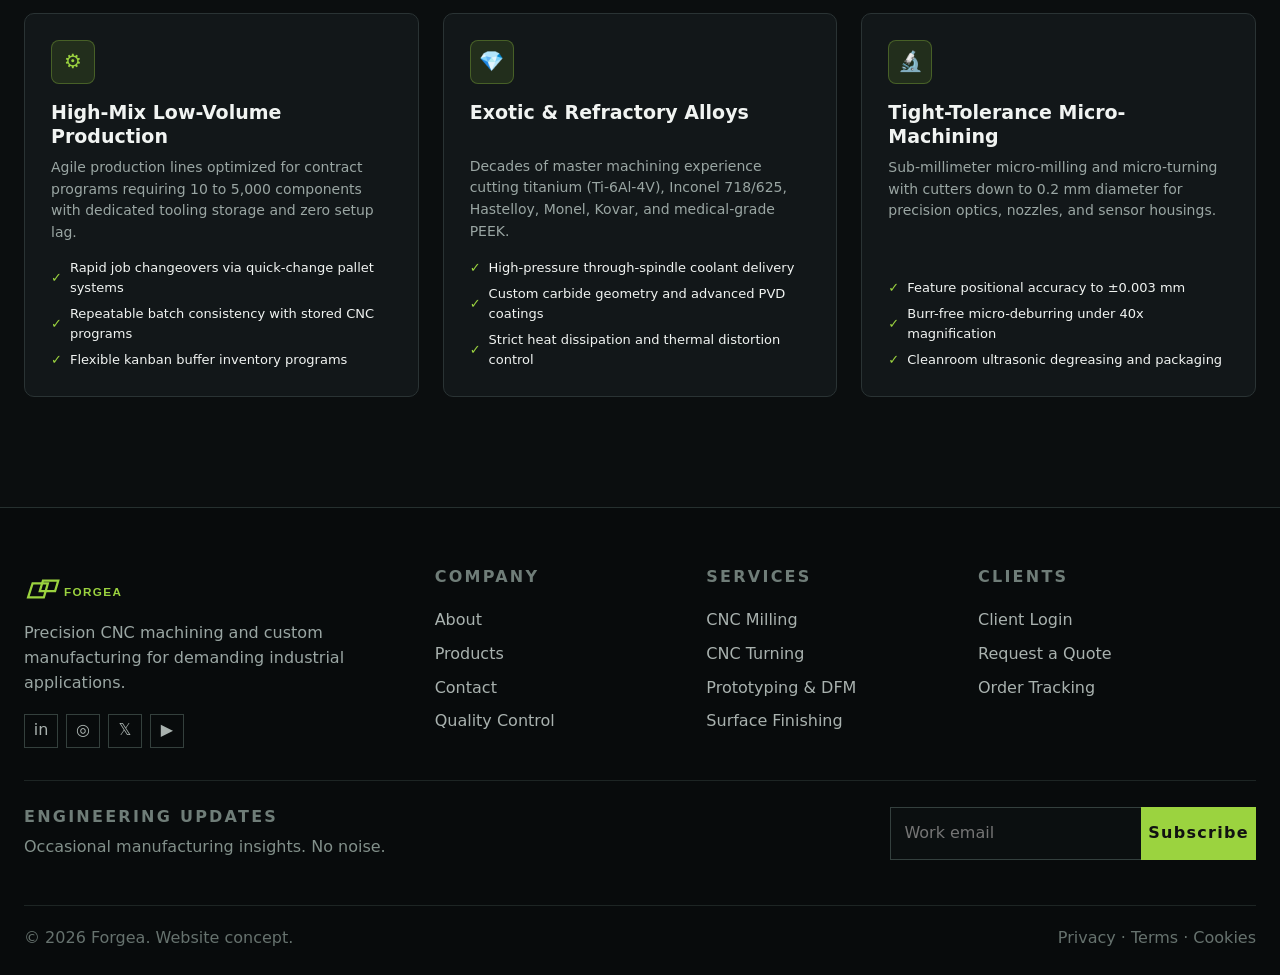
<file: turning.html>
<!DOCTYPE html>
<html lang="en">
<head>
  <meta charset="UTF-8">
  <meta http-equiv="refresh" content="0; url=services.html#turning">
  <link rel="canonical" href="services.html#turning">
  <title>CNC Turning — Forgea (Moved to Services)</title>
  <script>window.location.replace("services.html#turning");</script>
</head>
<body style="background:#0b0e0f; color:#f1f4f2; font-family:sans-serif; text-align:center; padding:100px 20px;">
  <h2>Redirecting to unified services page...</h2>
  <p><a href="services.html#turning" style="color:#9bd33f;">Click here if you are not redirected automatically.</a></p>
</body>
</html>
</file>
<file: assets/style.css>
:root {
  --bg: #0b0e0f;
  --panel: #121719;
  --panel2: #171d1e;
  --line: #2a3334;
  --text: #f1f4f2;
  --muted: #9aa6a3;
  --green: #9bd33f;
  --green2: #7daa2d;
  --white: #fff;
  --light: #eef1ef;
  --darktext: #111716;
  --max: 1240px
}

* {
  box-sizing: border-box
}

html {
  scroll-behavior: smooth;
  font-size: 16px
}

body {
  margin: 0;
  background: var(--bg);
  color: var(--text);
  font-family: Inter, ui-sans-serif, system-ui, -apple-system, BlinkMacSystemFont, "Segoe UI", sans-serif;
  line-height: 1.55;
  font-size: 16px
}

a {
  color: inherit;
  text-decoration: none
}

img {
  max-width: 100%;
  height: auto;
  vertical-align: middle;
}

button,
input,
textarea {
  font: inherit;
  font-size: 16px
}

p {
  color: var(--muted);
  font-size: 16px
}

h1, h2, h3, h4, h5, h6 {
  font-family: inherit;
  font-weight: 600;
  color: var(--text);
  line-height: 1.15;
  margin-top: 0;
}

/* Subheadings typography */
.subheading,
.sub-heading,
.subtitle,
.lead,
.hero p,
.page-hero p,
.section-head p,
.section-head > p,
.split p,
.quote-banner p {
  font-weight: 400;
  color: var(--muted);
}

.container {
  width: min(var(--max), calc(100% - 48px));
  margin: auto
}

.eyebrow {
  font-size: 16px;
  letter-spacing: .18em;
  color: var(--green);
  font-weight: 800;
  margin-bottom: 14px
}

.brand {
  display: flex;
  align-items: center;
  gap: 10px;
  font-weight: 900;
  letter-spacing: .13em
}

.brand i {
  width: 118px;
  height: 28px;
  display: block;
  background: url("logo.svg") center/contain no-repeat;
  border: 0;
  transform: none
}

.brand i:after {
  display: none
}

.header {
  position: fixed;
  top: 0;
  left: 0;
  right: 0;
  z-index: 50;
  background: rgba(9, 12, 13, .94);
  backdrop-filter: blur(14px);
  border-bottom: 1px solid rgba(255, 255, 255, .08)
}

.utility {
  border-bottom: 1px solid rgba(255, 255, 255, .06);
  font-size: 12.5px;
  font-weight: 400;
  letter-spacing: .05em;
  color: #899490
}

.utility .container {
  height: 36px;
  display: flex;
  justify-content: space-between;
  align-items: center
}

.nav {
  height: 74px;
  display: flex;
  align-items: center;
  justify-content: space-between
}

.navlinks {
  display: flex;
  align-items: center;
  gap: 28px;
  margin-left: auto;
  margin-right: 26px
}

.header-actions {
  display: flex;
  align-items: center;
  gap: 14px;
}

.header-user {
  display: flex;
  align-items: center;
  gap: 10px;
}

.header-user .avatar {
  width: 34px;
  height: 34px;
  border-radius: 50%;
  background: var(--green);
  color: #0b0e0f;
  font-size: 13px;
  font-weight: 900;
  display: flex;
  align-items: center;
  justify-content: center;
}

.header-user .user-info {
  display: flex;
  flex-direction: column;
  line-height: 1.2;
}

.header-user .user-info strong {
  font-size: 14px;
  color: var(--text);
}

.header-user .user-info small {
  font-size: 11px;
  color: var(--muted);
}

body.light .header-user .user-info strong {
  color: #111716 !important;
}

.navlinks>a,
.dropbtn {
  font-size: 13.5px;
  font-weight: 600;
  letter-spacing: .06em;
  color: #dce2df;
  background: none;
  border: 0;
  padding: 0;
  margin: 0;
  text-align: left;
  cursor: pointer;
  display: inline-flex;
  align-items: center;
}

.navlinks>a:hover,
.dropbtn:hover {
  color: var(--green)
}

.dropdown {
  position: relative
}

.dropmenu {
  position: absolute;
  top: 38px;
  left: -16px;
  width: 260px;
  background: #111718;
  border: 1px solid #303a39;
  box-shadow: 0 20px 50px #0008;
  padding: 9px;
  opacity: 0;
  visibility: hidden;
  transform: translateY(-6px);
  transition: .2s
}

.dropdown:hover .dropmenu,
.dropdown:focus-within .dropmenu {
  opacity: 1;
  visibility: visible;
  transform: none
}

.dropmenu a {
  display: block;
  padding: 11px 14px;
  font-size: 13.5px;
  font-weight: 400;
  color: #dce2df
}

.dropmenu a:hover {
  background: #1a2222;
  color: var(--green)
}

/* ==========================================
   ACTIVE MENU HIGHLIGHTING
   ========================================== */
.navlinks > a.active,
.dropbtn.active,
.dropdown.active > .dropbtn {
  color: var(--green) !important;
  position: relative;
}

.navlinks > a.active::after,
.dropbtn.active::after,
.dropdown.active > .dropbtn::after {
  content: '';
  position: absolute;
  bottom: -6px;
  left: 0;
  right: 0;
  height: 2px;
  background: var(--green);
  border-radius: 2px;
  box-shadow: 0 0 10px var(--green);
}

.dropmenu a.active {
  color: var(--green) !important;
  background: rgba(155, 211, 63, 0.12) !important;
  font-weight: 700;
  border-left: 3px solid var(--green);
}

body.rtl .dropmenu a.active,
html[dir="rtl"] .dropmenu a.active {
  border-left: none;
  border-right: 3px solid var(--green);
}

/* ==========================================
   BACK TO TOP BUTTON
   ========================================== */
.back-to-top {
  position: fixed;
  bottom: 28px;
  right: 28px;
  width: 46px;
  height: 46px;
  border-radius: 12px;
  background: rgba(18, 23, 25, 0.92);
  border: 1px solid rgba(155, 211, 63, 0.35);
  color: var(--green);
  display: flex;
  align-items: center;
  justify-content: center;
  cursor: pointer;
  z-index: 999;
  opacity: 0;
  visibility: hidden;
  transform: translateY(16px) scale(0.85);
  transition: opacity 0.3s ease, transform 0.3s ease, visibility 0.3s ease, background 0.2s ease, border-color 0.2s ease, box-shadow 0.2s ease;
  box-shadow: 0 8px 24px rgba(0, 0, 0, 0.45);
  backdrop-filter: blur(10px);
  -webkit-backdrop-filter: blur(10px);
}

.back-to-top.visible {
  opacity: 1;
  visibility: visible;
  transform: translateY(0) scale(1);
}

.back-to-top:hover {
  background: var(--green);
  color: #0b0e0f;
  border-color: var(--green);
  box-shadow: 0 0 20px rgba(155, 211, 63, 0.55);
  transform: translateY(-4px) scale(1.05);
}

.back-to-top:active {
  transform: translateY(0) scale(0.95);
}

/* RTL positioning support */
body.rtl .back-to-top,
html[dir="rtl"] .back-to-top {
  right: auto;
  left: 28px;
}


.menu-toggle {
  display: none;
  background: none;
  border: 0;
  color: white;
  font-size: 26px
}

.btn {
  display: inline-flex;
  align-items: center;
  justify-content: center;
  gap: 12px;
  padding: 13px 18px;
  border: 1px solid transparent;
  font-size: 16px;
  font-weight: 900;
  letter-spacing: .08em;
  cursor: pointer;
  transition: .2s
}

.btn-primary {
  background: var(--green);
  color: #111
}

.btn-primary:hover {
  background: #b0ec50;
  transform: translateY(-1px)
}

.btn-ghost {
  border-color: #55605e;
  color: #fff
}

.btn-ghost:hover {
  border-color: var(--green);
  color: var(--green)
}

.hero {
  min-height: 520px;
  position: relative;
  display: flex;
  flex-direction: column;
  justify-content: flex-start;
  align-items: flex-start;
  overflow: hidden;
  padding-top: 125px;
  padding-bottom: 50px
}

.hero-bg {
  position: absolute;
  inset: 0;
  background-image: linear-gradient(90deg, #070a0bdd 0%, #070a0daa 42%, #070a0d55 75%, #070a0d99), var(--bg);
  background-size: cover;
  background-position: 65% 35%;
  filter: saturate(.75)
}

.hero-capacity .hero-bg,
.hero-bg-flipped {
  transform: scaleX(-1);
  background-image: linear-gradient(270deg, #070a0bdd 0%, #070a0daa 42%, #070a0d55 75%, #070a0d99), var(--bg);
}

body.rtl .hero-capacity .hero-bg,
body.rtl .hero-bg-flipped {
  transform: scaleX(1);
  background-image: linear-gradient(90deg, #070a0bdd 0%, #070a0daa 42%, #070a0d55 75%, #070a0d99), var(--bg);
}

.hero-content {
  position: relative;
  z-index: 1;
  padding-top: 0;
  margin-top: 0
}

.hero h1 {
  font-size: clamp(38px, 5.2vw, 68px);
  line-height: 1.05;
  letter-spacing: -.035em;
  max-width: 850px;
  margin: 0 0 24px;
  font-weight: 600
}

.hero h1 span,
.page-hero h1 span {
  color: var(--green)
}

.hero p {
  font-size: 18px;
  line-height: 1.6;
  max-width: 620px;
  font-weight: 400;
}

.actions {
  display: flex;
  gap: 12px;
  margin: 32px 0
}

.hero-stats {
  display: flex;
  flex-wrap: wrap;
  gap: 0;
  margin-top: 40px;
  border-top: 1px solid #ffffff22;
  border-bottom: 1px solid #ffffff22
}

.hero-stats span {
  font-size: 16px;
  letter-spacing: .15em;
  font-weight: 800;
  padding: 15px 22px 15px 0;
  margin-right: 22px;
  color: #c5cecb
}

.section {
  padding: 110px 0
}

.section h2,
.quote-banner h2 {
  font-size: clamp(28px, 3.5vw, 46px);
  line-height: 1.1;
  letter-spacing: -.03em;
  margin: 0 0 20px;
  font-weight: 600
}

.section-head {
  display: flex;
  justify-content: space-between;
  gap: 60px;
  margin-bottom: 42px
}

.section-head>p {
  max-width: 460px
}

.card-grid {
  display: grid;
  gap: 16px
}

.card-grid.four {
  grid-template-columns: repeat(2, 1fr);
  gap: 24px;
}

.card-grid.three {
  grid-template-columns: repeat(2, 1fr);
  gap: 24px;
}

.cap-card {
  background: #111617;
  border: 1px solid #26302f;
  padding: 18px;
  min-height: 410px;
  transition: .25s;
  position: relative
}

.cap-card:hover {
  transform: translateY(-4px);
  border-color: #60706d
}

.cap-card .num {
  font-size: 16px;
  color: var(--green);
  font-weight: 900
}

.visual {
  width: 100%;
  aspect-ratio: 16 / 10;
  min-height: 160px;
  max-height: 240px;
  margin: 14px 0 20px;
  background-size: cover;
  background-position: center 35%;
  background-repeat: no-repeat;
  border-radius: 8px;
  overflow: hidden;
  filter: saturate(.8);
  transition: transform 0.3s ease, filter 0.3s ease;
}

.cap-card:hover .visual {
  filter: saturate(1);
  transform: scale(1.02);
}

.v1 {
  background-image: url('https://images.unsplash.com/photo-1740209475472-aa7d280f7452?auto=format&fit=crop&fm=jpg&q=82&w=1200');
  background-position: center 40%;
}

.v2 {
  background-image: url('https://images.unsplash.com/photo-1666618090858-fbcee636bd3e?auto=format&fit=crop&fm=jpg&q=82&w=1200');
  background-position: center 35%;
}

.v3 {
  background-image: url('https://images.pexels.com/photos/28752153/pexels-photo-28752153.jpeg?auto=compress&cs=tinysrgb&w=1200');
  background-position: center 45%;
}

.v4 {
  background-image: url('https://images.unsplash.com/photo-1713371398485-7bde1bde9def?auto=format&fit=crop&fm=jpg&q=82&w=1200');
  background-position: center 30%;
}

.cap-card h3 {
  font-size: 22px;
  margin: 0 0 8px
}

.cap-card p {
  font-size: 16px
}

.link {
  color: var(--green);
  font-size: 16px;
  font-weight: 900;
  letter-spacing: .1em
}

.dark-band {
  background: #111617;
  border-top: 1px solid #202827;
  border-bottom: 1px solid #202827
}

.split {
  display: grid;
  grid-template-columns: 1fr 1fr;
  gap: 80px;
  align-items: center
}

.process {
  border-left: 1px solid #3a4443
}

.process div {
  display: flex;
  gap: 24px;
  align-items: center;
  border-bottom: 1px solid #293231;
  padding: 20px 0 20px 28px
}

.process b {
  color: var(--green);
  font-size: 16px
}

.process span {
  font-size: 16px;
  font-weight: 800
}

.metrics {
  display: grid;
  grid-template-columns: repeat(4, 1fr);
  border-top: 1px solid #2a3332;
  border-bottom: 1px solid #2a3332
}

.metrics div {
  padding: 32px 18px;
  border-right: 1px solid #2a3332
}

.metrics div:last-child {
  border-right: 0
}

.metrics strong {
  display: block;
  font-size: 42px;
  letter-spacing: -.05em
}

.metrics span {
  color: var(--muted);
  font-size: 16px
}

.note {
  font-size: 16px;
  text-align: center;
  margin-top: 14px;
  color: #697471
}

.material-section {
  background: var(--panel2);
  color: var(--text);
}

.material-section p {
  color: var(--muted);
}

.material-section .eyebrow {
  color: var(--green);
}

.material-grid {
  display: grid;
  grid-template-columns: repeat(4, 1fr);
  border-top: 1px solid var(--line);
}

.material-grid span {
  padding: 24px 0;
  border-bottom: 1px solid var(--line);
  border-right: 1px solid var(--line);
  font-size: 16px;
  font-weight: 900;
  padding-left: 18px;
  color: var(--text);
}

.industries {
  background: #0d1112
}

.industry-grid {
  display: grid;
  grid-template-columns: repeat(4, 1fr);
  margin-top: 36px
}

.industry-grid div {
  padding: 28px 18px;
  border: 1px solid #273130;
  margin: -1px 0 0 -1px;
  font-size: 16px;
  letter-spacing: .12em;
  font-weight: 900
}

.quote-banner {
  background: var(--green);
  color: #111;
  padding: 76px 0
}

.quote-banner .container {
  display: flex;
  align-items: center;
  justify-content: space-between;
  gap: 30px
}

.quote-banner .eyebrow {
  color: #31461e
}

.quote-banner h2 {
  margin: 0
}

.quote-banner .btn {
  background: #111;
  color: #fff
}

.quote-banner p {
  color: #243515;
  margin: 10px 0 0;
  font-size: 16px;
  line-height: 1.5;
}

.page-hero {
  position: relative;
  min-height: 420px;
  display: flex;
  flex-direction: column;
  justify-content: flex-end;
  padding: 165px 0 85px;
  background: var(--bg);
  border-bottom: 1px solid #222a29;
  overflow: hidden
}

.page-hero .container {
  position: relative;
  z-index: 2
}

.page-hero h1 {
  font-size: clamp(34px, 4.5vw, 56px);
  line-height: 1.08;
  letter-spacing: -.035em;
  margin: 0 0 20px;
  color: #ffffff;
  font-weight: 600;
  text-shadow: 0 2px 14px rgba(0, 0, 0, 0.65)
}

.page-hero p {
  max-width: 680px;
  font-size: 17px;
  font-weight: 400;
  color: #e2ece7;
  text-shadow: 0 1px 8px rgba(0, 0, 0, 0.65)
}

.feature-image,
.service-visual {
  min-height: 400px;
  aspect-ratio: 4 / 3;
  background-size: cover;
  background-position: center 35%;
  background-repeat: no-repeat;
  border-radius: 10px;
  overflow: hidden;
  filter: saturate(.8);
  border: 1px solid var(--line);
}

.feature-image {
  background-image: url('https://images.unsplash.com/photo-1764114235916-74de69e6851f?auto=format&fit=crop&fm=jpg&q=82&w=1400')
}

.service-visual {
  background-image: url('https://images.unsplash.com/photo-1713371398485-7bde1bde9def?auto=format&fit=crop&fm=jpg&q=82&w=1400')
}

.service-visual.turning {
  background-image: url('https://images.unsplash.com/photo-1666618090858-fbcee636bd3e?auto=format&fit=crop&fm=jpg&q=82&w=1400')
}

.service-visual.prototype {
  background-image: url('https://images.pexels.com/photos/28752153/pexels-photo-28752153.jpeg?auto=compress&cs=tinysrgb&w=1400')
}

.light-grid {
  background: var(--panel);
  color: var(--text);
  border-top: 1px solid var(--line);
  border-bottom: 1px solid var(--line);
}

.light-grid .eyebrow {
  color: var(--green);
}

.check-grid {
  display: grid;
  grid-template-columns: repeat(3, 1fr);
  gap: 12px;
  margin-top: 34px;
}

.check-grid span,
.bullet-list span {
  padding: 17px;
  border: 1px solid var(--line);
  font-size: 16px;
  font-weight: 800;
  background: var(--panel2);
  color: var(--text);
  border-radius: 6px;
}

.info-card {
  padding: 28px;
  background: #121718;
  border: 1px solid #27302f
}

.product-list {
  border-top: 1px solid #2b3533
}

.product-row {
  display: grid;
  grid-template-columns: 80px 1fr 40px;
  align-items: center;
  padding: 30px 0;
  border-bottom: 1px solid #2b3533;
  transition: .2s
}

.product-row:hover {
  padding-left: 14px;
  background: #101516
}

.product-row>span {
  color: var(--green);
  font-weight: 900
}

.product-row h2 {
  margin: 0 0 6px;
  font-size: 25px
}

.product-row p {
  margin: 0
}

.product-row b {
  color: var(--green);
  font-size: 22px
}

.bullet-list {
  display: grid;
  grid-template-columns: 1fr 1fr;
  gap: 10px;
  margin-top: 30px
}

.bullet-list span {
  border-color: #293331
}

.timeline {
  display: grid;
  grid-template-columns: repeat(4, 1fr);
  border-top: 1px solid #293331
}

.timeline article {
  padding: 30px 20px 20px;
  border-right: 1px solid #293331
}

.timeline b {
  color: var(--green);
  font-size: 16px
}

.timeline h3 {
  font-size: 21px
}

.dashboard-mini {
  background: #0a0d0e;
  border: 1px solid #303a38;
  padding: 25px
}

.mini-top {
  display: flex;
  justify-content: space-between;
  font-size: 16px;
  font-weight: 900
}

.mini-top span {
  color: var(--green);
}

.status {
  display: inline-flex;
  align-items: center;
  justify-content: center;
  gap: 6px;
  padding: 5px 12px;
  border-radius: 4px;
  font-size: 12px;
  font-weight: 800;
  letter-spacing: 0.05em;
  white-space: nowrap !important;
  flex-shrink: 0 !important;
  line-height: 1.2;
  background: rgba(155, 211, 63, 0.15);
  color: var(--green);
  border: 1px solid rgba(155, 211, 63, 0.3);
}

.status-live {
  background: rgba(155, 211, 63, 0.15);
  color: var(--green);
  border: 1px solid rgba(155, 211, 63, 0.3);
}

.status-pending {
  background: rgba(224, 160, 48, 0.15) !important;
  color: #e0a030 !important;
  border-color: rgba(224, 160, 48, 0.3) !important;
}

body.light .status {
  background: rgba(125, 170, 45, 0.12) !important;
  color: #2d5a38 !important;
  border-color: rgba(125, 170, 45, 0.3) !important;
}

body.light .status-pending {
  background: rgba(210, 140, 20, 0.12) !important;
  color: #b3740a !important;
  border-color: rgba(210, 140, 20, 0.3) !important;
}

.bar {
  height: 5px;
  background: #27302f;
  margin: 28px 0 14px
}

.bar i {
  display: block;
  height: 100%;
  background: var(--green)
}

.mini-steps,
.progress-labels {
  display: flex;
  justify-content: space-between;
  gap: 8px;
  font-size: 16px;
  color: #6e7b76
}

.mini-steps .active,
.progress-labels .active {
  color: var(--green)
}

.contact-layout {
  display: grid;
  grid-template-columns: .8fr 1.2fr;
  gap: 70px
}

.contact-lines p {
  margin: 26px 0
}

.contact-lines b {
  color: var(--green);
  font-weight: 800;
  text-transform: uppercase;
  letter-spacing: 0.08em;
  font-size: 15px;
}

body.light .contact-lines b {
  color: var(--green2) !important;
}

body.light .contact-lines p {
  color: #111816 !important;
  font-weight: 600 !important;
}

.form-card {
  background: #121718;
  border: 1px solid #2a3432;
  padding: 28px;
  display: grid;
  gap: 18px
}

.form-row {
  display: grid;
  grid-template-columns: 1fr 1fr;
  gap: 14px
}

label {
  display: grid;
  gap: 8px;
  font-size: 16px;
  font-weight: 900;
  letter-spacing: .06em;
  color: #c9d0cd
}

input,
textarea {
  width: 100%;
  background: #0b0f10;
  border: 1px solid #34403e;
  color: #fff;
  padding: 13px;
  outline: none;
  font-size: 16px
}

input:focus,
textarea:focus {
  border-color: var(--green)
}

small {
  color: #82908a;
  font-size: 16px
}

.auth-body {
  position: relative;
  min-height: 100vh;
  background: radial-gradient(circle at 80% 20%, #263128 0, #0b0e0f 45%), #0b0e0f;
  display: flex;
  flex-direction: column;
  align-items: center;
  justify-content: center;
  padding: 100px 0 40px
}

body.light.auth-body {
  background: radial-gradient(circle at 80% 20%, #e1ebe5 0, #f2f6f4 45%), #f2f6f4 !important;
}

.auth-header {
  position: absolute;
  top: 0;
  left: 0;
  right: 0;
  padding: 24px 36px;
  display: flex;
  align-items: center;
  justify-content: flex-end;
  z-index: 30
}

.auth-actions {
  display: flex;
  align-items: center;
  gap: 10px
}

.auth-wrap {
  width: min(480px, calc(100% - 32px));
  padding: 20px 0
}

.auth-logo-center {
  display: flex;
  justify-content: center;
  align-items: center;
  margin-bottom: 22px
}

.auth-logo-center .brand i {
  width: 140px;
  height: 34px
}

.brand.big {
  justify-content: center;
  font-size: 18px;
  margin-bottom: 28px
}

.auth-card {
  background: #111617;
  border: 1px solid #303a38;
  padding: 34px
}

.auth-card h1 {
  font-size: 38px;
  line-height: 1;
  margin: 0 0 10px
}

.auth-card form {
  display: grid;
  gap: 16px;
  margin-top: 26px
}

.form-between {
  display: flex;
  justify-content: space-between;
  font-size: 16px
}

.check {
  display: flex;
  display: flex;
  grid-template-columns: auto 1fr;
  align-items: center;
  gap: 6px
}

.check input {
  width: auto
}

.full {
  width: 100%
}

.auth-switch {
  text-align: center;
  border-top: 1px solid #293230;
  margin-top: 24px;
  padding-top: 20px;
  color: var(--muted);
  font-size: 16px
}

.auth-switch a,
.form-between a {
  color: var(--green)
}

.password-field {
  position: relative;
  display: flex;
  align-items: center
}

.password-field input {
  padding-right: 44px
}

body[dir="rtl"] .password-field input,
body.rtl .password-field input {
  padding-right: 13px;
  padding-left: 44px
}

.btn-toggle-pw {
  position: absolute;
  right: 10px;
  top: 50%;
  transform: translateY(-50%);
  background: transparent;
  border: none;
  color: var(--muted);
  font-size: 18px;
  cursor: pointer;
  padding: 4px;
  line-height: 1;
  transition: .2s
}

body[dir="rtl"] .btn-toggle-pw,
body.rtl .btn-toggle-pw {
  right: auto;
  left: 10px
}

.btn-toggle-pw:hover {
  color: var(--green)
}

.social-auth-buttons {
  display: grid;
  grid-template-columns: 1fr 1fr;
  gap: 12px;
  margin-top: 22px
}

.btn-social {
  display: flex;
  align-items: center;
  justify-content: center;
  gap: 10px;
  padding: 12px 14px;
  background: #182022;
  border: 1px solid #33423f;
  color: #fff;
  font-size: 16px;
  font-weight: 700;
  cursor: pointer;
  transition: .2s
}

.btn-social:hover {
  background: #232f31;
  border-color: var(--green);
  color: var(--green)
}

body.light .btn-social {
  background: #ffffff !important;
  border: 1px solid #a2b2ab !important;
  color: #111816 !important
}

body.light .btn-social:hover {
  border-color: var(--green2) !important;
  color: var(--green2) !important;
  background: #edf2ef !important
}

.auth-divider {
  display: flex;
  align-items: center;
  text-align: center;
  margin: 22px 0 16px;
  color: var(--muted);
  font-size: 16px
}

.auth-divider::before,
.auth-divider::after {
  content: '';
  flex: 1;
  border-bottom: 1px solid #2b3634
}

body.light .auth-divider::before,
body.light .auth-divider::after {
  border-bottom-color: #cbd5d0
}

.auth-divider span {
  padding: 0 14px
}

.dashboard-main {
  padding: 145px 0 80px
}

.dash-head {
  display: flex;
  justify-content: space-between;
  align-items: end;
  gap: 30px;
  margin-bottom: 40px
}

.dash-head h1 {
  font-size: 48px;
  line-height: 1;
  margin: 0 0 10px
}

.dash-grid {
  display: grid;
  grid-template-columns: repeat(4, 1fr);
  gap: 14px
}

.dash-grid.two {
  grid-template-columns: repeat(2, 1fr);
}

.dash-grid.three {
  grid-template-columns: repeat(3, 1fr);
}

.dash-grid.four {
  grid-template-columns: repeat(4, 1fr);
}

.dash-card,
.dash-panel {
  background: #111617;
  border: 1px solid #2a3432;
  padding: 22px
}

.dash-card span {
  font-size: 16px;
  color: #87938e;
  font-weight: 900;
  letter-spacing: .12em
}

.dash-card strong {
  display: block;
  font-size: 40px
}

.dash-card small {
  font-size: 16px
}

.dashboard-layout {
  display: grid;
  grid-template-columns: 1.5fr 1fr;
  gap: 14px;
  margin-top: 14px
}

.panel-head {
  display: flex;
  justify-content: space-between;
  align-items: center
}

.panel-head h2 {
  margin: 0;
  font-size: 20px
}

.order-progress {
  margin: 38px 0
}

.progress-labels {
  font-size: 16px
}

.order-table {
  border-top: 1px solid var(--line);
  display: grid;
  grid-template-columns: repeat(3, 1fr);
  margin-top: 20px;
  padding-top: 18px;
}

.order-table div {
  padding: 0 16px;
  border-right: 1px solid var(--line);
  display: flex;
  flex-direction: column;
  gap: 4px;
}

.order-table div:first-child {
  padding-left: 0;
}

.order-table div:last-child {
  border-right: none;
  padding-right: 0;
}

.order-table span {
  display: block;
  color: var(--muted);
  font-size: 13px;
  font-weight: 600;
}

.order-table b {
  font-size: 15px;
  color: var(--text);
  font-weight: 800;
}

.file-list {
  list-style: none;
  margin: 18px 0 0;
  padding: 0
}

.file-list li {
  padding: 15px 0;
  border-bottom: 1px solid #293230;
  font-size: 16px
}

.file-list small {
  display: block;
  font-size: 16px
}

.dashboard-nav {
  display: flex;
  flex-wrap: wrap;
  gap: 6px;
  margin-top: 14px
}

.dashboard-nav a {
  padding: 11px 13px;
  background: #111617;
  border: 1px solid #2a3432;
  font-size: 16px;
  font-weight: 900;
  color: #98a39f
}

.dashboard-nav a.active,
.dashboard-nav a:hover {
  color: #111;
  background: var(--green)
}

.footer {
  border-top: 1px solid #26302f;
  background: #080b0c;
  padding: 60px 0 25px
}

.footer-grid {
  display: grid;
  grid-template-columns: 1.6fr 1fr 1fr 1.2fr;
  gap: 40px
}

.footer h4 {
  font-size: 16px;
  letter-spacing: .14em;
  color: #6f7d78
}

.footer a {
  display: block;
  color: #a9b2af;
  font-size: 16px;
  margin: 9px 0
}

.footer a:hover {
  color: var(--green)
}

.footer-brand p {
  max-width: 330px;
  font-size: 16px
}

.copyright {
  border-top: 1px solid #1d2524;
  margin-top: 45px;
  padding-top: 20px;
  color: #66726e;
  font-size: 16px;
  display: flex;
  justify-content: space-between
}

@media(max-width:1100px) {
  .utility {
    display: none
  }

  .nav {
    height: 72px
  }

  .card-grid.four {
    grid-template-columns: 1fr 1fr
  }

  .hero {
    min-height: 700px
  }

  .split {
    gap: 40px
  }

  .metrics {
    grid-template-columns: 1fr 1fr
  }

  .industry-grid {
    grid-template-columns: 1fr 1fr
  }

  .material-grid {
    grid-template-columns: 1fr 1fr
  }

  .timeline {
    grid-template-columns: 1fr 1fr
  }

  .dashboard-layout {
    grid-template-columns: 1fr
  }

  .dash-grid {
    grid-template-columns: 1fr 1fr
  }

  .contact-layout {
    grid-template-columns: 1fr
  }

  .footer-grid {
    grid-template-columns: 1fr 1fr
  }
}

@media(max-width:700px) {
  .container {
    width: min(100% - 28px, var(--max))
  }

  .nav {
    height: 64px
  }

  .nav>.btn {
    padding: 10px 12px;
    font-size: 16px
  }

  .hero {
    min-height: 650px;
    padding-top: 75px
  }

  .hero h1 {
    font-size: 48px
  }

  .hero p {
    font-size: 16px
  }

  .actions {
    flex-direction: column;
    align-items: stretch
  }

  .hero-stats {
    margin-top: 35px
  }

  .hero-stats span {
    padding: 12px 12px 12px 0;
    margin-right: 12px
  }

  .section {
    padding: 72px 0
  }

  .section-head,
  .quote-banner .container,
  .dash-head {
    display: block
  }

  .section-head>p {
    margin-top: 20px
  }

  .card-grid,
  .card-grid.four,
  .card-grid.three,
  .stock-staging-grid,
  .timeline,
  .equip-grid,
  .materials-grid,
  .case-specs-list,
  .check-grid,
  .bullet-list {
    grid-template-columns: 1fr !important;
  }

  .split {
    grid-template-columns: 1fr
  }

  .feature-image,
  .service-visual {
    min-height: 300px
  }

  .metrics {
    grid-template-columns: 1fr 1fr
  }

  .metrics strong {
    font-size: 32px
  }

  .industry-grid {
    grid-template-columns: 1fr 1fr
  }

  .material-grid {
    grid-template-columns: 1fr
  }

  .page-hero {
    padding: 145px 0 70px
  }

  .page-hero h1 {
    font-size: 48px
  }

  .timeline {
    grid-template-columns: 1fr
  }

  .product-row {
    grid-template-columns: 45px 1fr 25px
  }

  .product-row h2 {
    font-size: 20px
  }

  .form-row {
    grid-template-columns: 1fr
  }

  .footer-grid {
    grid-template-columns: 1fr 1fr
  }

  .copyright {
    display: block
  }

  .copyright span {
    display: block;
    margin-top: 7px
  }

  .dash-head .btn {
    margin-top: 22px
  }

  .dash-head h1 {
    font-size: 38px
  }

  .dash-grid {
    grid-template-columns: 1fr 1fr
  }

  .order-table {
    grid-template-columns: 1fr;
    gap: 14px;
  }

  .order-table div {
    border: none;
  }

  .auth-card {
    padding: 24px
  }

  .hero-capacity .hero-content {
    padding-top: 30px
  }
}

@media(max-width:380px) {
  .nav>.btn {
    display: none
  }

  .hero h1,
  .page-hero h1 {
    font-size: 40px
  }

  .metrics {
    grid-template-columns: 1fr
  }

  .footer-grid {
    grid-template-columns: 1fr
  }

  .dash-grid {
    grid-template-columns: 1fr
  }

  .auth-wrap {
    width: calc(100% - 22px)
  }
}

/* Header actions button heights equalization & styling */
.header-actions {
  display: flex;
  align-items: center;
  gap: 8px;
  margin-left: 18px
}

.header-actions .btn,
.header-actions .btn-login,
.header-actions .btn-dash,
.header-actions .btn-primary,
.header-actions .rtl-toggle,
.header-actions .theme-toggle,
.auth-actions .rtl-toggle,
.auth-actions .theme-toggle {
  height: 36px !important;
  max-height: 36px !important;
  box-sizing: border-box !important;
  display: inline-flex !important;
  align-items: center !important;
  justify-content: center !important;
  padding: 0 14px !important;
  margin: 0 !important;
  font-size: 13px !important;
  font-weight: 600 !important;
  letter-spacing: .06em !important;
  line-height: 1 !important
}

.header-actions .theme-toggle,
.auth-actions .theme-toggle {
  width: 38px !important;
  min-width: 38px !important;
  padding: 0 !important;
  margin: 0 !important
}

.header-actions .rtl-toggle,
.auth-actions .rtl-toggle {
  min-width: 44px !important;
  padding: 0 12px !important;
  margin: 0 !important;
  border: 1px solid #3b4744;
  background: #121718;
  color: #eaf0ed;
  cursor: pointer;
  font-weight: 900;
  transition: .2s
}

.rtl-toggle:hover,
.rtl-toggle.active {
  border-color: var(--green);
  color: var(--green);
  background: rgba(155, 211, 63, .1)
}

.btn-login {
  border: 1px solid #3b4744;
  background: #121718;
  color: #eaf0ed;
  font-weight: 900
}

.btn-login:hover {
  border-color: var(--green);
  color: var(--green)
}

.theme-toggle {
  border: 1px solid #3b4744;
  background: #121718;
  color: #eaf0ed;
  display: grid;
  place-items: center;
  cursor: pointer;
  transition: .2s
}

.theme-toggle:hover {
  border-color: var(--green);
  color: var(--green)
}

body.light {
  --bg: #f4f6f5;
  --panel: #fff;
  --panel2: #edf1ef;
  --line: #cfd7d3;
  --text: #17201e;
  --muted: #3d4a45;
  --white: #111;
  --darktext: #111716;
  background: var(--bg);
  color: var(--text)
}

body.light .header {
  background: rgba(247, 249, 248, .96);
  border-bottom-color: #cbd5d0
}

.light .brand i {
  filter: none !important
}

.light .navlinks>a,
.light .dropbtn {
  color: #111816;
  font-weight: 600
}

.light .utility {
  color: #303c37;
  font-weight: 400
}

.light .dropmenu {
  background: #fff;
  border-color: #cbd5d0;
  box-shadow: 0 20px 50px #1d272320
}

.light .dropmenu a {
  color: #111816;
  font-weight: 700
}

.light .dropmenu a:hover {
  background: #edf2ef;
  color: var(--green2)
}

.light .theme-toggle,
.light .rtl-toggle {
  background: #fff;
  color: #18211f;
  border-color: #a2b2ab
}

.light .rtl-toggle:hover,
.light .rtl-toggle.active {
  border-color: var(--green2);
  color: var(--green2);
  background: rgba(125, 170, 45, .1)
}

.light .btn-login {
  background: #fff;
  color: #111816;
  border-color: #a2b2ab
}

.light .btn-login:hover {
  border-color: var(--green2);
  color: var(--green2)
}

.light .btn-primary {
  background: var(--green);
  color: #111
}

.light .footer {
  background: #e2e8e5;
  color: #111816;
  border-top-color: #c0ccc6
}

.light .footer h4 {
  color: #111816;
  font-weight: 600
}

.light .footer a {
  color: #202c28;
  font-weight: 700
}

.light .footer a:hover {
  color: var(--green2)
}

.light .footer-brand p {
  color: #273430;
  font-weight: 600
}

.light .socials a {
  color: #111816;
  border-color: #92a29b;
  background: #fff
}

.light .socials a:hover {
  border-color: var(--green2);
  color: var(--green2)
}

.light .copyright {
  border-color: #c0ccc6;
  color: #273430;
  font-weight: 600
}

.footer-newsletter {
  margin-top: 32px;
  padding-top: 26px;
  border-top: 1px solid #1d2524;
  display: flex;
  justify-content: space-between;
  gap: 30px;
  align-items: end
}

.footer-newsletter h4 {
  margin: 0 0 8px
}

.newsletter-form {
  display: flex;
  max-width: 420px
}

.newsletter-form input {
  border-right: 0
}

.newsletter-form .btn {
  min-width: 115px
}

.socials {
  display: flex;
  gap: 8px;
  margin-top: 18px
}

.socials a {
  width: 34px;
  height: 34px;
  border: 1px solid #34403d;
  display: grid;
  place-items: center;
  font-size: 16px;
  margin: 0
}

.socials a:hover {
  color: var(--green);
  border-color: var(--green)
}


@media(max-width:700px) {
  .brand i {
    width: 104px
  }

  .footer-newsletter {
    display: block
  }

  .newsletter-form {
    margin-top: 16px
  }

  .header-actions {
    margin-left: auto
  }

  .header-actions .btn {
    padding: 0 10px !important;
    font-size: 16px
  }

  .header-actions .btn-login {
    display: none
  }

  .theme-toggle,
  .rtl-toggle {
    width: 38px !important;
    height: 38px !important;
    padding: 0 !important;
    min-width: 38px !important;
    font-size: 16px
  }
}

/* RTL layout rules */
[dir="rtl"],
body.rtl {
  direction: rtl;
  text-align: right;
}

[dir="rtl"] .navlinks,
body.rtl .navlinks {
  margin-left: 26px;
  margin-right: auto;
}

[dir="rtl"] .header-actions,
body.rtl .header-actions {
  margin-left: 0;
  margin-right: 18px;
}

[dir="rtl"] .btn-login,
body.rtl .btn-login {
  margin-right: 0;
  margin-left: 0;
}

[dir="rtl"] .theme-toggle,
body.rtl .theme-toggle,
[dir="rtl"] .rtl-toggle,
body.rtl .rtl-toggle {
  margin-left: 0;
  margin-right: 0;
}

[dir="rtl"] .dropmenu,
body.rtl .dropmenu {
  left: auto;
  right: -16px;
  text-align: right;
}

[dir="rtl"] .process,
body.rtl .process {
  border-left: 0;
  border-right: 1px solid #3a4443;
}

[dir="rtl"] .process div,
body.rtl .process div {
  padding: 20px 28px 20px 0;
}

[dir="rtl"] .metrics div,
body.rtl .metrics div {
  border-right: 0;
  border-left: 1px solid #2a3332;
}

[dir="rtl"] .metrics div:last-child,
body.rtl .metrics div:last-child {
  border-left: 0;
}

[dir="rtl"] .hero-stats span,
body.rtl .hero-stats span {
  padding: 15px 0 15px 22px;
  margin-right: 0;
  margin-left: 22px;
}

[dir="rtl"] .newsletter-form input,
body.rtl .newsletter-form input {
  border-right: 1px solid #34403e;
  border-left: 0;
}

/* Global Minimum Font Size Enforcement */
*,
*::before,
*::after {
  min-font-size: 16px;
}

/* ==========================================================================
   BRIGHT / LIGHT MODE STYLES (body.light)
   ========================================================================== */

body.light {
  --bg: #f5f8f6;
  --panel: #ffffff;
  --panel2: #eaf0ec;
  --line: #d2dad6;
  --text: #111816;
  --muted: #3a4743;
  --white: #111111;
  --darktext: #111716;
  background: var(--bg) !important;
  color: var(--text) !important;
}

/* Header & Nav in Bright Mode */
body.light .header {
  background: rgba(245, 248, 246, 0.96) !important;
  border-bottom: 1px solid #d2dad6 !important;
}

body.light .brand i {
  filter: none !important;
}

body.light .utility {
  background: #e8eee9 !important;
  border-bottom: 1px solid #d2dad6 !important;
  color: #303c37 !important;
  font-weight: 400 !important;
  font-size: 12.5px !important;
}

body.light .utility span {
  color: #303c37 !important;
}

body.light .navlinks>a,
body.light .dropbtn {
  color: #111816 !important;
  font-weight: 600 !important;
  font-size: 13.5px !important;
}

body.light .navlinks>a:hover,
body.light .dropbtn:hover {
  color: var(--green2) !important;
}

body.light .dropmenu {
  background: #ffffff !important;
  border: 1px solid #cbd5d0 !important;
  box-shadow: 0 16px 40px rgba(0, 0, 0, 0.12) !important;
}

body.light .dropmenu a {
  color: #111816 !important;
  font-weight: 400 !important;
  font-size: 13.5px !important;
}

body.light .dropmenu a:hover {
  background: #edf2ef !important;
  color: var(--green2) !important;
}

body.light .btn-login {
  background: #ffffff !important;
  color: #111816 !important;
  border: 1px solid #a2b2ab !important;
}

body.light .btn-login:hover {
  border-color: var(--green2) !important;
  color: var(--green2) !important;
}

body.light .btn-primary {
  background: var(--green) !important;
  color: #111111 !important;
}

body.light .btn-primary:hover {
  background: #88be32 !important;
}

body.light .theme-toggle,
body.light .rtl-toggle {
  background: #ffffff !important;
  color: #18211f !important;
  border: 1px solid #a2b2ab !important;
}

body.light .rtl-toggle:hover,
body.light .rtl-toggle.active,
body.light .theme-toggle:hover {
  border-color: var(--green2) !important;
  color: var(--green2) !important;
  background: rgba(125, 170, 45, 0.12) !important;
}

/* Hero Section in Bright Mode (dark image background requires white text) */
body.light .hero,
body.light .page-hero {
  color: #ffffff !important;
}

body.light .hero-bg {
  filter: saturate(0.85) brightness(0.6) !important;
}

body.light .hero h1,
body.light .page-hero h1 {
  color: #ffffff !important;
  text-shadow: 0 2px 12px rgba(0, 0, 0, 0.7) !important;
}

body.light .hero h1 span,
body.light .page-hero h1 span {
  color: var(--green) !important;
}

body.light .hero p,
body.light .page-hero p {
  color: #e5ece9 !important;
  text-shadow: 0 1px 6px rgba(0, 0, 0, 0.6) !important;
}

body.light .hero .eyebrow,
body.light .page-hero .eyebrow {
  color: var(--green) !important;
}

body.light .hero-stats {
  border-color: rgba(255, 255, 255, 0.25) !important;
}

body.light .hero-stats span {
  color: #e0e8e5 !important;
}

body.light .hero .btn-ghost,
body.light .page-hero .btn-ghost {
  border-color: #8fa09b !important;
  color: #ffffff !important;
  background: rgba(0, 0, 0, 0.45) !important;
}

body.light .hero .btn-ghost:hover,
body.light .page-hero .btn-ghost:hover {
  border-color: var(--green) !important;
  color: var(--green) !important;
  background: rgba(0, 0, 0, 0.7) !important;
}

/* Main Content Sections & Headings in Bright Mode */
body.light .section h2,
body.light .section-head h2,
body.light h2,
body.light h3,
body.light h4 {
  color: #111816 !important;
}

body.light .section-head p,
body.light .section p {
  color: #3a4743 !important;
}

body.light .eyebrow {
  color: #166534 !important;
  font-weight: 800 !important;
}

/* Capabilities Cards (.cap-card) in Bright Mode */
body.light .cap-card {
  background: #ffffff !important;
  border: 1px solid #cfd8d4 !important;
  box-shadow: 0 4px 20px rgba(0, 0, 0, 0.05) !important;
}

body.light .cap-card:hover {
  border-color: var(--green2) !important;
  box-shadow: 0 8px 30px rgba(0, 0, 0, 0.1) !important;
}

body.light .cap-card .num {
  color: var(--green2) !important;
}

body.light .cap-card h3 {
  color: #111816 !important;
}

body.light .cap-card p {
  color: #3a4743 !important;
}

body.light .cap-card .link {
  color: #166534 !important;
  font-weight: 700 !important;
}

/* Dark Band Section (.dark-band) in Bright Mode */
body.light .dark-band {
  background: #e4ece7 !important;
  border-top: 1px solid #cbd5d0 !important;
  border-bottom: 1px solid #cbd5d0 !important;
  color: #111816 !important;
}

body.light .dark-band h2 {
  color: #111816 !important;
}

body.light .dark-band p {
  color: #3a4743 !important;
}

body.light .process {
  border-left-color: #a8b8b0 !important;
}

body.light[dir="rtl"] .process,
body.light.rtl .process {
  border-right-color: #a8b8b0 !important;
}

body.light .process div {
  border-bottom-color: #c0d0c8 !important;
}

body.light .process b {
  color: var(--green2) !important;
}

body.light .process span {
  color: #111816 !important;
  font-weight: 800 !important;
}

/* Metrics Section in Bright Mode */
body.light .metrics {
  border-top-color: #cbd5d0 !important;
  border-bottom-color: #cbd5d0 !important;
}

body.light .metrics div {
  border-right-color: #cbd5d0 !important;
}

body.light[dir="rtl"] .metrics div,
body.light.rtl .metrics div {
  border-left-color: #cbd5d0 !important;
}

body.light .metrics strong {
  color: #111816 !important;
}

body.light .metrics span {
  color: #3a4743 !important;
}

/* Industries Section in Bright Mode */
body.light .industries {
  background: #e9f0ec !important;
}

body.light .industries h2 {
  color: #111816 !important;
}

body.light .industry-grid div {
  background: #ffffff !important;
  border: 1px solid #c8d4ce !important;
  color: #111816 !important;
  font-weight: 900 !important;
}

/* Quote Banner in Bright Mode */
body.light .quote-banner {
  background: var(--green) !important;
  color: #111111 !important;
}

body.light .quote-banner h2 {
  color: #111111 !important;
}

/* Footer in Bright Mode */
body.light .footer {
  background: #dadfdc !important;
  border-top: 1px solid #b8c6c0 !important;
  color: #111816 !important;
}

body.light .footer h4 {
  color: #111816 !important;
  font-weight: 900 !important;
}

body.light .footer a {
  color: #202c28 !important;
  font-weight: 700 !important;
}

body.light .footer a:hover {
  color: var(--green2) !important;
}

body.light .footer-brand p {
  color: #2e3b37 !important;
}

body.light .socials a {
  color: #111816 !important;
  border-color: #92a29b !important;
  background: #ffffff !important;
}

body.light .socials a:hover {
  border-color: var(--green2) !important;
  color: var(--green2) !important;
}

body.light .copyright {
  border-top-color: #b8c6c0 !important;
  color: #2e3b37 !important;
  font-weight: 600 !important;
}

/* Other Pages (about, products, contact, login, dashboard) in Bright Mode */
body.light .page-hero {
  border-bottom-color: #cbd5d0 !important
}

body.light .page-hero h1 {
  color: #ffffff !important;
  text-shadow: 0 2px 14px rgba(0, 0, 0, 0.75) !important
}

body.light .page-hero p {
  color: #e5ece8 !important;
  text-shadow: 0 1px 8px rgba(0, 0, 0, 0.75) !important
}

body.light .page-hero .eyebrow {
  color: var(--green) !important;
  text-shadow: 0 1px 6px rgba(0, 0, 0, 0.65) !important
}

body.light .info-card,
body.light .form-card,
body.light .dash-card,
body.light .dash-panel,
body.light .auth-card,
body.light .dashboard-mini {
  background: #ffffff !important;
  border-color: #cbd5d0 !important;
  color: #111816 !important;
}

body.light .info-card h3,
body.light .form-card h2,
body.light .dash-card strong,
body.light .dash-panel h2,
body.light .auth-card h1,
body.light .product-row h2 {
  color: #111816 !important;
}

body.light .product-list,
body.light .product-row {
  border-color: #cbd5d0 !important;
}

body.light .product-row p {
  color: #3a4743 !important;
}

body.light input,
body.light textarea {
  background: #ffffff !important;
  border: 1px solid #a2b2ab !important;
  color: #111816 !important;
}

body.light input:focus,
body.light textarea:focus {
  border-color: var(--green2) !important;
}

/* Header User Details Badge */
.header-user {
  display: flex;
  align-items: center;
  gap: 10px;
  padding: 3px 12px 3px 4px;
  background: transparent;
  border: none !important;
  box-shadow: none !important;
  height: 38px;
}

.header-user .avatar {
  width: 32px;
  height: 32px;
  background: var(--green);
  color: #111;
  font-weight: 900;
  border-radius: 50%;
  display: flex;
  align-items: center;
  justify-content: center;
  font-size: 16px;
  flex-shrink: 0;
  box-shadow: 0 2px 8px rgba(155, 211, 63, 0.35);
}

.header-user .user-info {
  display: flex;
  flex-direction: column;
  line-height: 1.15;
}

.header-user strong {
  font-size: 16px;
  font-weight: 800;
  color: var(--text);
  white-space: nowrap;
}

.header-user small {
  font-size: 16px;
  color: var(--muted);
  white-space: nowrap;
}

/* Header Ghost Buttons & User Badge Light Mode Visibility Fix */
body.light .header .btn-ghost,
body.light .header-actions .btn-ghost {
  background: #ffffff !important;
  color: #111816 !important;
  border: 1px solid #a2b2ab !important;
}

body.light .header-user {
  background: transparent !important;
  border: none !important;
  box-shadow: none !important;
}

body.light .header-user strong {
  color: #111816 !important;
}

body.light .header-user small {
  color: #55625e !important;
}

body.light .header .btn-ghost:hover,
body.light .header-actions .btn-ghost:hover {
  border-color: var(--green2) !important;
  color: var(--green2) !important;
  background: #edf2ef !important;
}

/* Bright Mode Hover Visibility Controls */
body.light .product-row:hover {
  background: #dce7e2 !important;
  padding-left: 14px;
}

body.light .product-row:hover h2 {
  color: #0b1210 !important;
}

body.light .product-row:hover p {
  color: #212d29 !important;
}

body.light .product-row:hover b,
body.light .product-row:hover span {
  color: var(--green2) !important;
}

body.light .cap-card:hover,
body.light .info-card:hover,
body.light .form-card:hover,
body.light .dash-card:hover,
body.light .dash-panel:hover,
body.light .auth-card:hover {
  background: #ffffff !important;
  border-color: var(--green2) !important;
}

body.light .cap-card:hover h3,
body.light .info-card:hover h3 {
  color: #0b1210 !important;
}

body.light .cap-card:hover p,
body.light .info-card:hover p {
  color: #212d29 !important;
}

/* Dashboard Sidebar Panel Layout & Tab Switching */
.dashboard-wrapper {
  display: grid;
  grid-template-columns: 270px 1fr;
  gap: 32px;
  align-items: start;
}

body[dir="rtl"] .dashboard-wrapper,
body.rtl .dashboard-wrapper {
  grid-template-columns: 1fr 270px;
}

.dashboard-sidebar {
  background: #111617;
  border: 1px solid #2a3432;
  padding: 20px;
  position: sticky;
  top: 95px;
}

.sidebar-user {
  display: flex;
  align-items: center;
  gap: 12px;
  padding-bottom: 18px;
  margin-bottom: 18px;
  border-bottom: 1px solid #26302e;
}

.sidebar-user .avatar {
  width: 44px;
  height: 44px;
  background: var(--green);
  color: #111;
  font-weight: 900;
  border-radius: 50%;
  display: flex;
  align-items: center;
  justify-content: center;
  font-size: 16px;
}

.sidebar-user strong {
  display: block;
  font-size: 16px;
  color: var(--text);
}

.sidebar-user small {
  color: var(--muted);
  font-size: 16px;
}

.dash-menu {
  display: flex;
  flex-direction: column;
  gap: 6px;
}

.dash-tab {
  display: flex;
  align-items: center;
  justify-content: space-between;
  width: 100%;
  padding: 13px 14px;
  background: transparent;
  border: 1px solid transparent;
  color: #b0bcba;
  font-size: 16px;
  font-weight: 700;
  text-align: left;
  cursor: pointer;
  transition: .2s;
}

body[dir="rtl"] .dash-tab,
body.rtl .dash-tab {
  text-align: right;
}

.dash-tab:hover {
  background: #192122;
  color: var(--text);
  border-color: #2c3836;
}

.dash-tab.active {
  background: var(--green);
  color: #111;
  font-weight: 900;
  border-color: var(--green);
}

.dash-tab .badge {
  background: rgba(255, 255, 255, 0.2);
  padding: 2px 8px;
  font-size: 16px;
  font-weight: 800;
}

.dash-tab.active .badge {
  background: #111;
  color: #fff;
}

/* Tab Panes Visibility */
.tab-pane {
  display: none;
}

.tab-pane.active {
  display: block;
}

/* Table styling for dashboard panels */
.dash-table {
  width: 100%;
  border-collapse: collapse;
  text-align: left;
}

body[dir="rtl"] .dash-table,
body.rtl .dash-table {
  text-align: right;
}

.dash-table th,
.dash-table td {
  padding: 16px 14px;
  border-bottom: 1px solid var(--line);
  font-size: 16px;
  vertical-align: middle;
}

.dash-table th {
  color: var(--muted);
  font-weight: 800;
  letter-spacing: .05em;
  font-size: 16px;
}

.btn-sm {
  display: inline-flex;
  align-items: center;
  justify-content: center;
  padding: 6px 14px;
  background: #1c2526;
  border: 1px solid #364442;
  color: var(--green);
  font-size: 14px;
  font-weight: 800;
  border-radius: 4px;
  vertical-align: middle;
  line-height: 1.2;
  white-space: nowrap;
}

.btn-sm:hover {
  background: var(--green);
  color: #111;
}

/* Light mode overrides for sidebar & tables */
body.light .dashboard-sidebar {
  background: #ffffff !important;
  border-color: #cbd5d0 !important;
  box-shadow: 0 4px 20px rgba(0, 0, 0, 0.05) !important;
}

body.light .sidebar-user strong {
  color: #111816 !important;
}

body.light .sidebar-user small {
  color: #55625e !important;
}

body.light .dash-tab {
  color: #2c3835 !important;
}

body.light .dash-tab:hover {
  background: #eef4f1 !important;
  color: #111816 !important;
}

body.light .dash-tab.active {
  background: var(--green) !important;
  color: #111111 !important;
}

body.light .dash-table th {
  color: #55625e !important;
}

body.light .dash-table td {
  border-bottom-color: #cbd5d0 !important;
  color: #111816 !important;
}

body.light .btn-sm {
  background: #ffffff !important;
  border-color: #a2b2ab !important;
  color: #111816 !important;
}

body.light .btn-sm:hover {
  background: var(--green2) !important;
  color: #ffffff !important;
}

/* Comprehensive Form & Label Bright Mode Contrast Rules */
body.light label {
  color: #111816 !important;
  font-weight: 800 !important;
}

body.light .check span,
body.light label.check,
body.light .auth-card p,
body.light .auth-switch,
body.light .auth-divider,
body.light small,
body.light .form-card label,
body.light .auth-card label {
  color: #111816 !important;
}

body.light .check a,
body.light .auth-switch a,
body.light .form-between a {
  color: var(--green2) !important;
  font-weight: 800 !important;
}

body.light input,
body.light textarea {
  background: #ffffff !important;
  border: 1px solid #94a89f !important;
  color: #111816 !important;
  font-weight: 600 !important;
}

body.light input::placeholder,
body.light textarea::placeholder {
  color: #6b7a74 !important;
}

body.light input:focus,
body.light textarea:focus {
  border-color: var(--green2) !important;
  box-shadow: 0 0 0 3px rgba(125, 170, 45, 0.2) !important;
}

body.light .btn-toggle-pw {
  color: #3b4d47 !important;
}

body.light .btn-toggle-pw:hover {
  color: var(--green2) !important;
}

/* Mobile Hamburger & Actions Styles */
.mobile-actions {
  display: none;
}

.menu-toggle {
  display: none;
  align-items: center;
  justify-content: center;
  width: 44px;
  height: 44px;
  padding: 0;
  background: #141c19;
  border: 1px solid #2d3b37;
  border-radius: 8px;
  color: var(--green);
  font-size: 24px;
  line-height: 1;
  font-weight: 700;
  cursor: pointer;
  transition: all 0.2s ease;
  margin-left: auto;
}

.menu-toggle:hover {
  background: #1c2825;
  border-color: var(--green);
  box-shadow: 0 0 12px rgba(155, 211, 63, 0.2);
}

body.light .menu-toggle {
  background: #ffffff !important;
  border: 1px solid #9cb2a8 !important;
  color: #111816 !important;
  box-shadow: 0 2px 8px rgba(0, 0, 0, 0.08) !important;
}

body.light .menu-toggle:hover {
  background: #eaf1ed !important;
  border-color: var(--green2) !important;
  color: var(--green2) !important;
}



/* ==========================================================================
   14 UNIQUE NEW SECTIONS STYLING
   ========================================================================== */

/* --- 1. Material Selector & Tolerance Matrix (index.html) --- */
.mat-matrix-table {
  width: 100%;
  border-collapse: collapse;
  margin-top: 24px;
  background: #111718;
  border: 1px solid #283331;
  border-radius: 8px;
  overflow: hidden;
}
.mat-matrix-table th, .mat-matrix-table td {
  padding: 16px 20px;
  text-align: left;
  border-bottom: 1px solid #202b29;
}
.mat-matrix-table th {
  background: #182223;
  color: var(--green);
  font-weight: 800;
  font-size: 16px;
  letter-spacing: 0.05em;
}
.mat-matrix-table td {
  color: #dce2df;
  font-size: 16px;
}
.tag-badge {
  display: inline-block;
  padding: 4px 10px;
  background: rgba(155, 211, 63, 0.12);
  color: var(--green);
  border: 1px solid rgba(155, 211, 63, 0.3);
  border-radius: 4px;
  font-size: 14px;
  font-weight: 700;
}
body.light .mat-matrix-table {
  background: #ffffff !important;
  border-color: #ccd7d2 !important;
}
body.light .mat-matrix-table th {
  background: #f0f5f2 !important;
  color: #111816 !important;
}
body.light .mat-matrix-table td {
  border-bottom-color: #e2ece7 !important;
  color: #111816 !important;
}

/* --- 2. Case Study Spotlight (index.html) --- */
.case-study-card {
  display: grid;
  grid-template-columns: 1fr 1fr;
  gap: 32px;
  background: #131a1b;
  border: 1px solid #2a3835;
  border-radius: 12px;
  padding: 32px;
  align-items: center;
}
@media (max-width: 768px) {
  .case-study-card { grid-template-columns: 1fr; }
}
.case-study-img-box {
  width: 100%;
  height: 100%;
  min-height: 280px;
  aspect-ratio: 16 / 11;
  border-radius: 10px;
  overflow: hidden;
  border: 1px solid #364844;
  background: #182223;
  margin-bottom: 0;
  display: flex;
}
.case-specs-list {
  display: grid;
  grid-template-columns: 1fr 1fr;
  gap: 16px;
  margin-top: 20px;
}
.case-spec-item {
  background: #1a2324;
  padding: 12px 16px;
  border-radius: 6px;
  border-left: 3px solid var(--green);
}
.case-spec-item small { display: block; color: var(--muted); font-size: 13px; }
.case-spec-item strong { color: #ffffff; font-size: 15px; }

body.light .case-study-card {
  background: #ffffff !important;
  border-color: #cbd7d1 !important;
  box-shadow: 0 4px 20px rgba(0,0,0,0.06) !important;
}
body.light .case-spec-item {
  background: #f2f7f4 !important;
}
body.light .case-spec-item strong { color: #111816 !important; }

/* --- 3. Machinery & Equipment Inventory (index.html) --- */
.equip-grid {
  display: grid;
  grid-template-columns: repeat(auto-fit, minmax(280px, 1fr));
  gap: 20px;
  margin-top: 24px;
}
.equip-card {
  background: #121819;
  border: 1px solid #263330;
  border-radius: 8px;
  padding: 24px;
  display: flex;
  flex-direction: column;
  height: 100%;
  transition: transform 0.2s, border-color 0.2s;
}
.equip-card:hover {
  transform: translateY(-3px);
  border-color: var(--green);
}
.equip-card h3 {
  margin: 10px 0 6px 0;
  font-size: 18px;
  line-height: 1.3;
  color: #fff;
  min-height: 28px;
  display: flex;
  align-items: flex-start;
}
.equip-card p {
  font-size: 14px;
  line-height: 1.55;
  margin-bottom: 16px;
  min-height: 64px;
  flex-grow: 1;
}
.equip-tag {
  font-size: 12px;
  font-weight: 800;
  color: var(--green);
  text-transform: uppercase;
  letter-spacing: 0.1em;
  margin-top: auto;
}

body.light .equip-card {
  background: #ffffff !important;
  border-color: #c9d6d0 !important;
}
body.light .equip-card h3 { color: #111816 !important; }

/* --- 4. Live Machine Capacity Ticker (home-2.html) --- */
.capacity-grid {
  display: grid;
  grid-template-columns: repeat(auto-fit, minmax(240px, 1fr));
  gap: 20px;
  margin-top: 24px;
}
.capacity-card {
  background: #141c1b;
  border: 1px solid #2d3d3a;
  border-radius: 8px;
  padding: 20px;
}
.pulse-light {
  display: inline-block;
  width: 10px;
  height: 10px;
  border-radius: 50%;
  background: var(--green);
  box-shadow: 0 0 10px var(--green);
  margin-right: 8px;
}
.cap-bar {
  height: 8px;
  background: #232f2c;
  border-radius: 4px;
  margin: 12px 0 8px 0;
  overflow: hidden;
}
.cap-bar-fill {
  height: 100%;
  background: linear-gradient(90deg, #7daa2d, #9bd33f);
  border-radius: 4px;
}

body.light .capacity-card {
  background: #ffffff !important;
  border-color: #cad6d0 !important;
}
body.light .cap-bar { background: #e0e8e4 !important; }

/* --- 5. Quality ISO Badges (home-2.html) --- */
.iso-badge-grid {
  display: grid;
  grid-template-columns: repeat(auto-fit, minmax(240px, 1fr));
  gap: 22px;
  margin-top: 28px;
}
.iso-badge-card {
  background: #111718;
  border: 1px solid #2a3734;
  border-radius: 10px;
  overflow: hidden;
  display: flex;
  flex-direction: column;
  text-align: center;
  transition: transform 0.25s ease, border-color 0.25s ease, box-shadow 0.25s ease;
}
.iso-badge-card:hover {
  transform: translateY(-4px);
  border-color: var(--green, #9bd33f);
  box-shadow: 0 14px 30px rgba(0, 0, 0, 0.4);
}
.iso-badge-img-wrap {
  position: relative;
  width: 100%;
  height: 160px;
  overflow: hidden;
  background: #162021;
  border-bottom: 1px solid #2a3734;
}
.iso-badge-img {
  width: 100%;
  height: 100%;
  object-fit: cover;
  display: block;
  transition: transform 0.35s ease;
}
.iso-badge-card:hover .iso-badge-img {
  transform: scale(1.06);
}
.iso-badge-chip {
  position: absolute;
  top: 10px;
  right: 10px;
  font-size: 11px;
  font-weight: 700;
  letter-spacing: 0.08em;
  text-transform: uppercase;
  color: var(--green, #9bd33f);
  background: rgba(11, 17, 18, 0.88);
  border: 1px solid rgba(155, 211, 63, 0.35);
  padding: 4px 10px;
  border-radius: 20px;
  backdrop-filter: blur(6px);
  z-index: 2;
}
.iso-badge-body {
  padding: 22px 20px 24px;
  display: flex;
  flex-direction: column;
  align-items: center;
  text-align: center;
  flex: 1;
}
.iso-icon {
  font-size: 24px;
  width: 46px;
  height: 46px;
  display: inline-flex;
  align-items: center;
  justify-content: center;
  background: rgba(155, 211, 63, 0.08);
  border: 1px solid rgba(155, 211, 63, 0.22);
  border-radius: 50%;
  margin-bottom: 14px;
}
.iso-badge-card h3 {
  font-size: 18px;
  line-height: 1.3;
  margin: 0 0 10px 0;
  color: var(--text, #ffffff);
  font-weight: 700;
}
.iso-badge-card p {
  font-size: 13.5px;
  line-height: 1.55;
  color: var(--muted, #94a3b8);
  margin: 0;
  flex-grow: 1;
}

body.light .iso-badge-card {
  background: #ffffff !important;
  border-color: #cbd6d0 !important;
}
body.light .iso-badge-card:hover {
  border-color: #639912 !important;
  box-shadow: 0 14px 30px rgba(0, 0, 0, 0.08) !important;
}
body.light .iso-badge-img-wrap {
  background: #eef3f1;
  border-bottom-color: #cbd6d0 !important;
}
body.light .iso-badge-chip {
  color: #4d7a0c;
  background: rgba(255, 255, 255, 0.94);
  border-color: rgba(99, 153, 18, 0.35);
}
body.light .iso-icon {
  background: rgba(99, 153, 18, 0.08);
  border-color: rgba(99, 153, 18, 0.22);
}
body.light .iso-badge-card h3 {
  color: #121819 !important;
}
body.light .iso-badge-card p {
  color: #526360 !important;
}

/* --- 6. Engineering Team Leadership (about.html) --- */
.team-grid {
  display: grid;
  grid-template-columns: repeat(auto-fit, minmax(240px, 1fr));
  gap: 24px;
  margin-top: 24px;
}
.team-card {
  background: #121819;
  border: 1px solid #283533;
  border-radius: 8px;
  padding: 24px;
  text-align: center;
}
.team-avatar {
  width: 84px;
  height: 84px;
  border-radius: 50%;
  object-fit: cover;
  object-position: center 20%;
  background: #1f2b28;
  color: var(--green);
  font-weight: 900;
  font-size: 22px;
  display: block;
  margin: 0 auto 16px auto;
  border: 2px solid var(--green);
  box-shadow: 0 4px 14px rgba(0, 0, 0, 0.4);
}
.team-card h3 { margin: 8px 0 4px 0; font-size: 18px; color: #fff; }
.team-role { font-size: 13px; color: var(--green); font-weight: 700; margin-bottom: 8px; }

body.light .team-card {
  background: #ffffff !important;
  border-color: #cad6d0 !important;
}
body.light .team-card h3 { color: #111816 !important; }

/* --- 7. Surface Finishing Gallery (products.html) --- */
.finish-grid {
  display: grid;
  grid-template-columns: repeat(auto-fit, minmax(260px, 1fr));
  gap: 20px;
  margin-top: 24px;
}
.finish-card {
  background: #131b1c;
  border: 1px solid #2b3a37;
  border-radius: 8px;
  padding: 20px;
}
.finish-chip {
  height: 14px;
  width: 100%;
  border-radius: 4px;
  margin-bottom: 12px;
  background: linear-gradient(90deg, #445652, #9bd33f);
}

body.light .finish-card {
  background: #ffffff !important;
  border-color: #cbd6d0 !important;
}

/* --- 8. 5-Axis vs 3-Axis Tech Comparison (milling.html) --- */
.comp-table {
  width: 100%;
  border-collapse: collapse;
  margin-top: 24px;
  background: #12191a;
  border: 1px solid #2a3835;
  border-radius: 8px;
  overflow: hidden;
}
.comp-table th, .comp-table td {
  padding: 16px 20px;
  text-align: left;
  border-bottom: 1px solid #222d2b;
}
.comp-table th { background: #192324; color: var(--green); }

body.light .comp-table { background: #ffffff !important; border-color: #cbd6d0 !important; }
body.light .comp-table th { background: #f0f5f2 !important; color: #111816 !important; }
body.light .comp-table td { border-bottom-color: #e2ece7 !important; color: #111816 !important; }

/* --- 9. Live Tooling Lathe Specs (turning.html) --- */
.specs-highlight-box {
  background: #141c1d;
  border: 1px solid #2d3c39;
  border-radius: 10px;
  padding: 28px;
  display: grid;
  grid-template-columns: repeat(auto-fit, minmax(200px, 1fr));
  gap: 20px;
  margin-top: 24px;
}
.spec-box-item {
  border-left: 3px solid var(--green);
  padding-left: 16px;
}
.spec-box-item small { display: block; color: var(--muted); font-size: 13px; }
.spec-box-item strong { display: block; font-size: 20px; color: #ffffff; margin-top: 4px; }

body.light .specs-highlight-box { background: #ffffff !important; border-color: #cad6d0 !important; }
body.light .spec-box-item strong { color: #111816 !important; }

/* --- 10. Express RUSH Prototyping Banner (prototyping.html) --- */
.rush-banner {
  background: linear-gradient(135deg, #182420, #0f1614);
  border: 1px solid var(--green);
  border-radius: 10px;
  padding: 32px;
  display: flex;
  justify-content: space-between;
  align-items: center;
  gap: 24px;
  margin-top: 24px;
  flex-wrap: wrap;
}
.rush-badge {
  background: var(--green);
  color: #111;
  font-weight: 900;
  padding: 6px 14px;
  border-radius: 4px;
  font-size: 14px;
  letter-spacing: 0.1em;
}

body.light .rush-banner {
  background: linear-gradient(135deg, #f2f7f4, #e6efe9) !important;
  border-color: var(--green2) !important;
}

/* --- 11. FAQ Accordion (contact.html) --- */
.faq-list {
  margin-top: 24px;
  display: flex;
  flex-direction: column;
  gap: 12px;
}
.faq-item {
  background: #131a1b;
  border: 1px solid #283533;
  border-radius: 8px;
  overflow: hidden;
}
.faq-question {
  width: 100%;
  padding: 18px 20px;
  background: none;
  border: 0;
  color: #ffffff;
  font-weight: 800;
  font-size: 16px;
  text-align: left;
  display: flex;
  justify-content: space-between;
  align-items: center;
  cursor: pointer;
}
.faq-answer {
  padding: 0 20px 18px 20px;
  color: var(--muted);
  font-size: 15px;
  line-height: 1.6;
  display: none;
}
.faq-item.open .faq-answer { display: block; }
.faq-item.open .faq-question { color: var(--green); }

body.light .faq-item { background: #ffffff !important; border-color: #cad6d0 !important; }
body.light .faq-question { color: #111816 !important; }

/* --- 12. Live Shop Floor Telemetry Stream (dashboard.html) --- */
.telemetry-stream {
  background: #0d1213;
  border: 1px solid #23302d;
  border-radius: 8px;
  padding: 20px;
  font-family: monospace;
  font-size: 14px;
  margin-top: 20px;
  overflow-x: auto;
  max-width: 100%;
}
.telemetry-line {
  display: flex;
  flex-wrap: wrap;
  align-items: flex-start;
  gap: 8px 12px;
  padding: 8px 0;
  border-bottom: 1px solid #1a2523;
  color: #b0c2bd;
  word-break: break-word;
  overflow-wrap: anywhere;
}
.telemetry-line time { color: var(--green); font-weight: bold; flex-shrink: 0; }
.telemetry-line span { flex: 1 1 200px; min-width: 0; word-break: break-word; overflow-wrap: anywhere; }

body.light .telemetry-stream { background: #f4f8f6 !important; border-color: #cbd6d0 !important; }
body.light .telemetry-line { border-bottom-color: #e0e9e4 !important; color: #22302b !important; }

/* --- 13. Enterprise CAD Security & NDA Seals (login.html) --- */
.security-seal-bar {
  display: flex;
  justify-content: center;
  align-items: center;
  gap: 24px;
  margin-top: 28px;
  padding-top: 20px;
  border-top: 1px solid rgba(255,255,255,0.1);
  flex-wrap: wrap;
}
.security-item {
  display: flex;
  align-items: center;
  gap: 8px;
  font-size: 13px;
  color: var(--muted);
  font-weight: 700;
}

body.light .security-seal-bar { border-top-color: rgba(0,0,0,0.1) !important; }
body.light .security-item { color: #3b4d47 !important; }

/* --- 14. Client Onboarding Perks Strip (signup.html) --- */
.signup-perks-grid {
  display: grid;
  grid-template-columns: 1fr 1fr;
  gap: 12px;
  margin-top: 24px;
}
.perk-box {
  background: #141c1d;
  border: 1px solid #293734;
  border-radius: 6px;
  padding: 12px 14px;
  font-size: 13px;
  font-weight: 700;
  color: #dce2df;
  display: flex;
  align-items: center;
  gap: 8px;
}
.perk-box span { color: var(--green); }

body.light .perk-box { background: #f0f5f2 !important; border-color: #cad6d0 !important; color: #111816 !important; }

/* Follow Us Social Links Block (contact.html) */
.follow-us-block {
  margin-top: 26px;
}

.follow-us-block p {
  margin: 0 0 10px 0 !important;
}

.social-links-grid {
  display: flex;
  gap: 12px;
  align-items: center;
}

.social-icon-btn {
  display: flex;
  align-items: center;
  justify-content: center;
  width: 44px;
  height: 44px;
  background: #141c19;
  border: 1px solid #2e3d39;
  border-radius: 8px;
  color: #dce2df;
  transition: all 0.2s ease;
}

.social-icon-btn:hover {
  background: #1f2b28;
  border-color: var(--green);
  color: var(--green);
  transform: translateY(-2px);
}

body.light .social-icon-btn {
  background: #ffffff !important;
  border-color: #b0c2bb !important;
  color: #111816 !important;
  box-shadow: 0 2px 6px rgba(0, 0, 0, 0.06);
}

body.light .social-icon-btn:hover {
  background: #eaf1ed !important;
  border-color: var(--green2) !important;
  color: var(--green2) !important;
}

/* ==========================================
   PRODUCT & WORKFLOW UNCROPPED IMAGE CONTAINERS
   ========================================== */
.card-grid .cap-card {
  display: flex;
  flex-direction: column;
  height: 100%;
}

.card-grid .cap-card h3 {
  font-size: 20px;
  line-height: 1.3;
  margin: 0 0 8px 0;
  min-height: 28px;
  display: flex;
  align-items: flex-start;
}

.card-grid .cap-card p {
  font-size: 14px;
  line-height: 1.55;
  margin: 0 0 14px 0;
  min-height: 68px;
  flex-grow: 1;
}

.card-grid .cap-card .link {
  margin-top: auto;
  padding-top: 14px;
  min-height: 24px;
  display: inline-flex;
  align-items: center;
}

.visual-box,
.step-img-box {
  width: 100%;
  aspect-ratio: 16 / 10;
  min-height: 170px;
  border-radius: 8px;
  overflow: hidden;
  margin-bottom: 16px;
  border: 1px solid var(--line);
  background: #182223 url('data:image/svg+xml;utf8,<svg xmlns="http://www.w3.org/2000/svg" width="36" height="36" viewBox="0 0 24 24" fill="none" stroke="%234b6460" stroke-width="1.5"><rect x="3" y="3" width="18" height="18" rx="2"/><circle cx="8.5" cy="8.5" r="1.5"/><polyline points="21 15 16 10 5 21"/></svg>') center no-repeat;
}

.visual-img,
.step-img {
  width: 100%;
  height: 100%;
  object-fit: cover;
  object-position: center 32%;
  display: block;
  transition: transform 0.3s ease;
}

.case-study-img {
  width: 100%;
  height: 100%;
  object-fit: cover;
  object-position: center 30%;
  display: block;
  border: none;
  background: none;
  transition: transform 0.3s ease;
}

.cap-card:hover .visual-img,
article:hover .step-img,
.case-study-card:hover .case-study-img {
  transform: scale(1.02);
}

.visual-img[alt],
.step-img[alt],
.case-study-img[alt] {
  font-size: 0;
  color: transparent;
}

body.light .visual-box,
body.light .step-img-box,
body.light .case-study-img-box {
  border-color: rgba(0, 0, 0, 0.12);
  background-color: #f0f3f2;
}

/* ==========================================
   RAW MATERIAL STAGING GRID (home-2.html)
   ========================================== */
.stock-staging-grid {
  display: grid;
  grid-template-columns: repeat(2, 1fr);
  gap: 24px;
  margin-top: 24px;
}

.stock-item {
  background: #121819;
  border: 1px solid #283332;
  border-radius: 8px;
  padding: 24px;
}

.stock-item h3 {
  margin: 12px 0 8px 0;
  font-size: 18px;
}

body.light .stock-item {
  background: #ffffff;
  border-color: #cfd6d2;
}

/* ==========================================
   PLANT LOCATION MAP SECTION (contact.html)
   ========================================== */
.plant-map-section {
  padding-top: 0;
}

.map-card-wrapper {
  position: relative;
  border-radius: 12px;
  overflow: hidden;
  border: 1px solid #2e3b38;
  box-shadow: 0 16px 40px rgba(0, 0, 0, 0.35);
}

.map-visual-box {
  position: relative;
  width: 100%;
  height: 420px;
  background: #0f1415;
}

.map-overlay-badge {
  position: absolute;
  bottom: 20px;
  left: 20px;
  background: rgba(15, 20, 21, 0.92);
  border: 1px solid rgba(155, 211, 63, 0.4);
  backdrop-filter: blur(10px);
  padding: 14px 20px;
  border-radius: 10px;
  display: flex;
  align-items: center;
  gap: 14px;
  color: #fff;
  z-index: 10;
}

body.rtl .map-overlay-badge {
  left: auto;
  right: 20px;
}

.status-dot {
  width: 12px;
  height: 12px;
  border-radius: 50%;
  background: var(--green);
  box-shadow: 0 0 10px var(--green);
  animation: pulseDot 2s infinite;
}

@keyframes pulseDot {
  0% { transform: scale(0.95); box-shadow: 0 0 0 0 rgba(155, 211, 63, 0.7); }
  70% { transform: scale(1); box-shadow: 0 0 0 10px rgba(155, 211, 63, 0); }
  100% { transform: scale(0.95); box-shadow: 0 0 0 0 rgba(155, 211, 63, 0); }
}

body.light .map-card-wrapper {
  border-color: #c4d0ca;
  box-shadow: 0 8px 30px rgba(0, 0, 0, 0.08);
}

body.light .map-overlay-badge {
  background: rgba(255, 255, 255, 0.95);
  border-color: #9bd33f;
  color: #111716;
}

/* ==========================================
   COMPREHENSIVE LIGHT MODE CONTRAST OVERRIDES
   ========================================== */
body.light {
  --bg: #f4f7f5;
  --panel: #ffffff;
  --panel2: #e9ecea;
  --line: #cdd5d1;
  --text: #111716;
  --muted: #4e5a56;
  --green: #166534;
  --green2: #14532d;
  background-color: #f4f7f5 !important;
  color: #111716 !important;
}

body.light .brand i {
  filter: brightness(0.48) saturate(1.4) !important;
}

body.light .header {
  background: rgba(255, 255, 255, 0.96) !important;
  border-bottom: 1px solid #d4dcd7 !important;
}

body.light .utility {
  border-bottom: 1px solid #dce2de !important;
  color: #4a5753 !important;
}

body.light .navlinks > a,
body.light .dropbtn {
  color: #141d1a !important;
}

body.light .navlinks > a:hover,
body.light .dropbtn:hover {
  color: #166534 !important;
}

body.light .navlinks > a.active,
body.light .dropbtn.active,
body.light .dropdown.active > .dropbtn {
  color: #166534 !important;
  font-weight: 800 !important;
}

body.light .navlinks > a.active::after,
body.light .dropbtn.active::after,
body.light .dropdown.active > .dropbtn::after {
  background: #166534 !important;
}

body.light .dropmenu {
  background: #ffffff !important;
  border-color: #c2ccc6 !important;
  box-shadow: 0 16px 40px rgba(0, 0, 0, 0.12) !important;
}

body.light .dropmenu a {
  color: #141d1a !important;
}

body.light .dropmenu a:hover {
  background: #eaf5ed !important;
  color: #166534 !important;
}

body.light .dropmenu a.active {
  color: #166534 !important;
  background: #eaf5ed !important;
  border-left: 3px solid #166534 !important;
}

body.light .btn-primary {
  background: #1e7a30 !important;
  color: #ffffff !important;
  border-color: #1e7a30 !important;
  font-weight: 700 !important;
}

body.light .btn-primary:hover {
  background: #155d24 !important;
  border-color: #155d24 !important;
  color: #ffffff !important;
}

body.light .btn-ghost {
  background: #eaefe9 !important;
  color: #111716 !important;
  border-color: #b9c4be !important;
}

body.light .btn-ghost:hover {
  background: #d8e2dc !important;
  color: #000000 !important;
}

body.light .dark-band {
  background: #e5eae6 !important;
  color: #111716 !important;
}

body.light .material-section {
  background: #f0f5f2 !important;
  color: #111716 !important;
}

body.light .material-section p {
  color: #55635f !important;
}

body.light .material-section .eyebrow {
  color: #2d5a38 !important;
}

body.light .material-grid {
  border-top-color: #cbd6d0 !important;
}

body.light .material-grid span {
  border-bottom-color: #cbd6d0 !important;
  border-right-color: #cbd6d0 !important;
  color: #111716 !important;
}

body.light .light-grid {
  background: #ffffff !important;
  color: #111716 !important;
  border-color: #cbd6d0 !important;
}

body.light .light-grid .eyebrow {
  color: #2d5a38 !important;
}

body.light .check-grid span,
body.light .bullet-list span {
  background: #f7faf8 !important;
  border-color: #cbd6d0 !important;
  color: #111716 !important;
}

body.light .quote-banner {
  background: #9bd33f !important;
  color: #0d1203 !important;
}

body.light .quote-banner .eyebrow {
  color: #1b2d02 !important;
}

body.light .quote-banner h2 {
  color: #0b0e0f !important;
}

body.light .quote-banner .btn-primary {
  background: #0b0e0f !important;
  color: #ffffff !important;
  border-color: #0b0e0f !important;
}

body.light .quote-banner .btn-primary:hover {
  background: #202b29 !important;
  color: #9bd33f !important;
}

/* Dashboard Light Mode Contrast Fixes */
body.light .dash-panel,
body.light .dash-card,
body.light .form-card,
body.light .case-study-card {
  background: #ffffff !important;
  border-color: #c9d3cd !important;
  box-shadow: 0 4px 16px rgba(0, 0, 0, 0.05) !important;
  color: #111716 !important;
}

body.light .dash-table th,
body.light .mat-matrix-table th,
body.light .comp-table th {
  background: #e0e6e2 !important;
  color: #111716 !important;
}

body.light .dash-table td,
body.light .mat-matrix-table td,
body.light .comp-table td {
  border-color: #e2e8e4 !important;
  color: #1a2320 !important;
}

body.light .file-list li {
  background: #f7faf8 !important;
  border-color: #d6e0da !important;
  color: #111716 !important;
}

body.light .file-list li b,
body.light .file-list li span {
  color: #111716 !important;
}

body.light .btn-sm {
  background: #e2e9e4 !important;
  color: #111716 !important;
  border-color: #b6c6bd !important;
}

body.light .btn-sm:hover {
  background: #6a9e11 !important;
  color: #ffffff !important;
}

body.light .status {
  background: #d4e8bc !important;
  color: #2b4e00 !important;
}

/* ==========================================
   CLIENT PORTAL / DASHBOARD LAYOUT & GRID
   ========================================== */
.dashboard-main {
  padding-top: 130px;
  padding-bottom: 80px;
}

.dashboard-wrapper {
  display: flex;
  gap: 32px;
  align-items: flex-start;
  width: 100%;
}

.dashboard-sidebar {
  width: 260px;
  flex-shrink: 0;
  background: var(--panel);
  border: 1px solid var(--line);
  border-radius: 12px;
  padding: 16px;
  box-shadow: 0 4px 20px rgba(0, 0, 0, 0.2);
  position: sticky;
  top: 130px;
  align-self: flex-start;
}

.dashboard-content {
  flex: 1;
  min-width: 0;
  width: 100%;
}

.dash-menu {
  display: flex;
  flex-direction: column;
  gap: 4px;
}

.dash-tab {
  display: flex;
  align-items: center;
  justify-content: space-between;
  padding: 12px 16px;
  border-radius: 8px;
  background: none;
  border: 0;
  color: var(--text);
  font-weight: 700;
  font-size: 14px;
  cursor: pointer;
  transition: all 0.2s ease;
  text-align: left;
  width: 100%;
}

.dash-tab:hover,
.dash-tab.active {
  background: rgba(155, 211, 63, 0.15);
  color: var(--green);
}

.dash-tab .badge {
  background: var(--green);
  color: #0b0e0f;
  font-size: 11px;
  font-weight: 900;
  padding: 2px 7px;
  border-radius: 10px;
}

.tab-pane {
  display: none;
  width: 100%;
}

.tab-pane.active {
  display: block;
}

/* Dashboard Header Row */
.dash-head {
  display: flex;
  align-items: flex-end;
  justify-content: space-between;
  margin-bottom: 28px;
  gap: 20px;
  width: 100%;
}

.dash-head h1 {
  font-size: 32px;
  font-weight: 900;
  margin: 4px 0;
  line-height: 1.2;
}

/* Stat & Panel Grids */
.dash-grid {
  display: grid;
  grid-template-columns: repeat(4, 1fr);
  gap: 20px;
  margin-bottom: 32px;
  width: 100%;
}

.dash-grid.two {
  grid-template-columns: repeat(2, 1fr);
}

.dash-grid.three {
  grid-template-columns: repeat(3, 1fr);
}

.dash-grid.four {
  grid-template-columns: repeat(4, 1fr);
}

.dash-card {
  background: var(--panel);
  border: 1px solid var(--line);
  border-radius: 12px;
  padding: 20px 24px;
  display: flex;
  flex-direction: column;
  gap: 6px;
  box-shadow: 0 4px 16px rgba(0, 0, 0, 0.15);
}

.dash-card span {
  font-size: 12px;
  font-weight: 800;
  letter-spacing: 0.09em;
  color: var(--muted);
}

.dash-card strong {
  font-size: 36px;
  font-weight: 900;
  color: var(--green);
  line-height: 1.1;
}

.dash-card small {
  font-size: 13px;
  color: var(--muted);
}

/* 2-Column Dashboard Main Panel Layout */
.dashboard-layout {
  display: grid;
  grid-template-columns: 1.6fr 1fr;
  gap: 24px;
  margin-bottom: 24px;
  width: 100%;
}

.dash-panel {
  background: var(--panel);
  border: 1px solid var(--line);
  border-radius: 12px;
  padding: 24px;
  width: 100%;
  box-shadow: 0 4px 16px rgba(0, 0, 0, 0.15);
}

.panel-head {
  display: flex;
  align-items: flex-start;
  justify-content: space-between;
  gap: 16px;
  margin-bottom: 18px;
}

.panel-head h2 {
  font-size: 18px;
  margin: 0;
  line-height: 1.35;
  flex: 1 1 auto;
  min-width: 0;
  word-break: normal;
  overflow-wrap: break-word;
}

.status {
  display: inline-flex;
  align-items: center;
  padding: 5px 12px;
  border-radius: 6px;
  font-size: 11px;
  font-weight: 800;
  letter-spacing: 0.06em;
  background: rgba(155, 211, 63, 0.15);
  color: var(--green);
  border: 1px solid rgba(155, 211, 63, 0.35);
  white-space: nowrap;
  flex-shrink: 0;
  text-transform: uppercase;
}

.status.status-pending {
  background: rgba(224, 160, 48, 0.15);
  color: #e0a030;
  border-color: rgba(224, 160, 48, 0.35);
}

.status.status-live {
  background: rgba(155, 211, 63, 0.2);
  color: var(--green);
  border-color: var(--green);
}

/* Order Progress Bar */
.order-progress .bar {
  height: 8px;
  background: rgba(255, 255, 255, 0.1);
  border-radius: 4px;
  overflow: hidden;
  margin-bottom: 12px;
}

.order-progress .bar i {
  display: block;
  height: 100%;
  background: var(--green);
  border-radius: 4px;
}

.progress-labels {
  display: flex;
  justify-content: space-between;
  font-size: 13px;
  color: var(--muted);
}

.progress-labels .active {
  color: var(--green);
  font-weight: 700;
}

.order-table {
  display: grid;
  grid-template-columns: repeat(3, 1fr);
  gap: 16px;
  margin-top: 20px;
  padding-top: 16px;
  border-top: 1px solid var(--line);
}

.order-table div {
  display: flex;
  flex-direction: column;
  gap: 4px;
}

.order-table span {
  font-size: 12px;
  color: var(--muted);
}

.order-table b {
  font-size: 14px;
  color: var(--text);
}

.dash-drawer-user {
  display: none;
}

/* Dashboard Tables & File Lists */
.dash-table {
  width: 100%;
  border-collapse: collapse;
}

.dash-table th,
.dash-table td {
  padding: 14px 16px;
  text-align: left;
  border-bottom: 1px solid var(--line);
}

.dash-table th {
  font-size: 12px;
  letter-spacing: 0.08em;
  color: var(--muted);
  background: rgba(255, 255, 255, 0.02);
}

.file-list {
  list-style: none;
  padding: 0;
  margin: 0;
  display: flex;
  flex-direction: column;
  gap: 12px;
}

.file-list li {
  background: rgba(255, 255, 255, 0.03);
  border: 1px solid var(--line);
  border-radius: 8px;
  padding: 14px 16px;
  display: flex;
  justify-content: space-between;
  align-items: center;
  gap: 16px;
  flex-wrap: wrap;
}

.file-list li > div {
  flex: 1 1 200px;
  min-width: 0;
  word-break: break-word;
  overflow-wrap: anywhere;
}

.file-list li .btn {
  flex-shrink: 0;
}

/* Prevent horizontal body overflow */
html, body {
  overflow-x: hidden;
  max-width: 100vw;
}

/* Make all tables scroll horizontally on small screens without stretching layout */
.mat-matrix-table,
.comp-table,
.dash-table {
  width: 100%;
  border-collapse: collapse;
}

.table-responsive,
.dash-panel,
.container {
  max-width: 100%;
}

/* Accessibility Skip Link */
.skip-link {
  position: absolute;
  top: -100px;
  left: 16px;
  background: var(--green);
  color: #0b0e0f;
  padding: 10px 16px;
  font-weight: 800;
  z-index: 999999;
  border-radius: 4px;
  transition: top 0.2s ease;
  text-decoration: none;
}
.skip-link:focus {
  top: 16px;
}

/* ------------------------------------------
   MEDIA QUERY: Mobile Devices & Tablets (<= 1100px)
   ------------------------------------------ */
@media (max-width: 1100px) {
  .container {
    width: min(100% - 32px, var(--max));
  }

  .hero-bg {
    background-position: center 30% !important;
  }

  /* Show Menu Toggle Icon Button */
  .menu-toggle {
    display: flex !important;
    align-items: center;
    justify-content: center;
    cursor: pointer;
    font-size: 26px;
    padding: 6px 10px;
    color: var(--green);
    background: rgba(255, 255, 255, 0.06);
    border: 1px solid rgba(255, 255, 255, 0.12);
    border-radius: 8px;
    transition: all 0.2s ease;
  }

  body.light .menu-toggle {
    color: #111716 !important;
    background: rgba(0, 0, 0, 0.05) !important;
    border-color: rgba(0, 0, 0, 0.12) !important;
  }

  /* Hide Desktop Right Actions Header Bar */
  .header-actions {
    display: none !important;
  }

  /* Transform .navlinks into Side Drawer */
  .navlinks {
    position: fixed;
    top: 74px;
    right: 0;
    width: 320px;
    max-width: 85vw;
    height: calc(100vh - 74px);
    background: #0e1415 !important;
    border-left: 1px solid rgba(255, 255, 255, 0.12);
    flex-direction: column;
    align-items: stretch;
    justify-content: flex-start;
    gap: 6px;
    padding: 24px 20px;
    margin: 0;
    transform: translateX(100%);
    transition: transform 0.3s cubic-bezier(0.16, 1, 0.3, 1);
    overflow-y: auto;
    z-index: 9999;
    box-shadow: -12px 0 40px rgba(0, 0, 0, 0.75);
    display: flex !important;
  }

  .navlinks.open {
    transform: translateX(0);
  }

  /* RTL Drawer Alignment */
  body.rtl .navlinks,
  html[dir="rtl"] .navlinks {
    right: auto;
    left: 0;
    border-left: none;
    border-right: 1px solid rgba(255, 255, 255, 0.12);
    transform: translateX(-100%);
  }

  body.rtl .navlinks.open,
  html[dir="rtl"] .navlinks.open {
    transform: translateX(0);
  }

  body.light .navlinks {
    background: #ffffff !important;
    border-left-color: rgba(0, 0, 0, 0.12) !important;
    box-shadow: -12px 0 40px rgba(0, 0, 0, 0.18) !important;
  }

  /* Mobile Drawer Links & Dropdowns */
  .navlinks > a,
  .dropbtn {
    padding: 13px 16px !important;
    border-bottom: 1px solid rgba(255, 255, 255, 0.08) !important;
    width: 100% !important;
    display: flex !important;
    align-items: center !important;
    justify-content: space-between !important;
    font-size: 14px !important;
    font-weight: 600 !important;
    letter-spacing: 0.05em !important;
    color: var(--text) !important;
    border-radius: 6px;
    margin: 2px 0 !important;
    text-align: left !important;
  }

  body.light .navlinks > a,
  body.light .dropbtn {
    border-bottom-color: rgba(0, 0, 0, 0.08) !important;
    color: #111716 !important;
  }

  .navlinks > a:hover,
  .dropbtn:hover {
    background: rgba(255, 255, 255, 0.05) !important;
    color: var(--green) !important;
  }

  body.light .navlinks > a:hover,
  body.light .dropbtn:hover {
    background: rgba(0, 0, 0, 0.04) !important;
    color: var(--green2) !important;
  }

  /* Mobile Drawer Active Link Highlight */
  .navlinks > a.active,
  .dropbtn.active {
    background: rgba(155, 211, 63, 0.14) !important;
    color: var(--green) !important;
    font-weight: 800 !important;
    border-left: 4px solid var(--green) !important;
    border-bottom-color: transparent !important;
    border-radius: 6px !important;
    padding-left: 14px !important;
  }

  .navlinks > a.active::after,
  .dropbtn.active::after {
    display: inline-block !important;
    content: '' !important;
    position: static !important;
    width: 8px !important;
    height: 8px !important;
    border-radius: 50% !important;
    background: var(--green) !important;
    box-shadow: 0 0 10px rgba(155, 211, 63, 0.7) !important;
    margin-left: auto !important;
    flex-shrink: 0 !important;
  }

  body.light .navlinks > a.active,
  body.light .dropbtn.active {
    background: #eaf5ed !important;
    color: #166534 !important;
    font-weight: 800 !important;
    border-left: 4px solid #166534 !important;
    border-bottom-color: transparent !important;
    border-radius: 6px !important;
    padding-left: 14px !important;
  }

  body.light .navlinks > a.active::after,
  body.light .dropbtn.active::after {
    background: #166534 !important;
    box-shadow: 0 0 6px rgba(22, 101, 52, 0.35) !important;
  }

  /* RTL Support for Mobile Drawer Active Link */
  body.rtl .navlinks > a.active,
  html[dir="rtl"] .navlinks > a.active,
  body.rtl .dropbtn.active,
  html[dir="rtl"] .dropbtn.active {
    border-left: none !important;
    border-right: 4px solid var(--green) !important;
    padding-right: 14px !important;
    padding-left: 16px !important;
  }

  body.rtl .navlinks > a.active::after,
  html[dir="rtl"] .navlinks > a.active::after,
  body.rtl .dropbtn.active::after,
  html[dir="rtl"] .dropbtn.active::after {
    margin-left: 0 !important;
    margin-right: auto !important;
  }

  body.rtl.light .navlinks > a.active,
  html[dir="rtl"] body.light .navlinks > a.active,
  body.rtl.light .dropbtn.active,
  html[dir="rtl"] body.light .dropbtn.active {
    border-left: none !important;
    border-right: 4px solid #166534 !important;
  }

  .dropdown {
    width: 100% !important;
    display: flex !important;
    flex-direction: column !important;
  }

  .dropmenu {
    position: static !important;
    opacity: 1 !important;
    visibility: visible !important;
    transform: none !important;
    width: 100% !important;
    box-shadow: none !important;
    border: none !important;
    border-left: 3px solid var(--green) !important;
    background: rgba(255, 255, 255, 0.04) !important;
    border-radius: 6px !important;
    margin: 6px 0 10px 0 !important;
    display: none !important;
    padding: 6px !important;
    flex-direction: column !important;
    gap: 4px !important;
  }

  body.light .dropmenu {
    background: rgba(0, 0, 0, 0.04) !important;
    border-left-color: var(--green2) !important;
  }

  .dropdown.open .dropmenu {
    display: flex !important;
  }

  .dropmenu a {
    padding: 10px 14px !important;
    font-size: 13.5px !important;
    font-weight: 400 !important;
    color: var(--muted) !important;
    display: block !important;
    width: 100% !important;
    text-align: left !important;
    border-radius: 4px !important;
  }

  body.light .dropmenu a {
    color: #4b5a54 !important;
  }

  .dropmenu a:hover {
    color: var(--green) !important;
    background: rgba(255, 255, 255, 0.06) !important;
  }

  body.light .dropmenu a:hover {
    color: var(--green2) !important;
    background: rgba(0, 0, 0, 0.05) !important;
  }

  /* Mobile Action Buttons inside Side Drawer */
  .mobile-actions {
    display: flex !important;
    flex-direction: column !important;
    gap: 12px !important;
    width: 100% !important;
    margin-top: 20px !important;
    padding-top: 20px !important;
    border-top: 1px solid rgba(255, 255, 255, 0.12) !important;
  }

  body.light .mobile-actions {
    border-top-color: rgba(0, 0, 0, 0.12) !important;
  }

  .mobile-actions .btn {
    width: 100% !important;
    padding: 12px 16px !important;
    font-size: 13.5px !important;
    font-weight: 600 !important;
    letter-spacing: .06em !important;
    text-align: center !important;
    justify-content: center !important;
    border-radius: 6px !important;
  }

  .mobile-actions .btn-login {
    display: inline-flex !important;
  }

  .mobile-toggles {
    display: flex;
    gap: 10px;
    margin-top: 6px;
  }

  .mobile-toggles button {
    flex: 1;
    padding: 10px;
    justify-content: center;
  }

  /* Split & Grid Layout Adjustments */
  .container.split {
    flex-direction: column;
    gap: 32px;
  }

  .card-grid.four {
    grid-template-columns: repeat(2, 1fr);
  }

  .dash-mobile-bar-btn {
    display: none !important;
  }

  .dashboard-sidebar {
    position: fixed;
    top: 110px;
    left: 0;
    width: 310px;
    max-width: 85vw;
    height: calc(100vh - 110px);
    background: rgba(14, 19, 20, 0.98);
    backdrop-filter: blur(18px);
    -webkit-backdrop-filter: blur(18px);
    border-right: 1px solid rgba(255, 255, 255, 0.12);
    padding: 24px;
    z-index: 99999;
    transform: translateX(-100%);
    opacity: 0;
    visibility: hidden;
    transition: transform 0.3s cubic-bezier(0.16, 1, 0.3, 1), opacity 0.3s ease, visibility 0.3s ease;
    box-shadow: 12px 0 40px rgba(0, 0, 0, 0.65);
    overflow-y: auto;
  }

  /* Drawer User Profile & Action Controls Block */
  .dash-drawer-user {
    display: flex;
    flex-direction: column;
    gap: 14px;
    padding-bottom: 20px;
    margin-bottom: 20px;
    border-bottom: 1px solid rgba(255, 255, 255, 0.12);
  }

  .dash-drawer-user .header-user {
    display: flex;
    align-items: center;
    gap: 12px;
  }

  .dash-drawer-user .avatar {
    width: 40px;
    height: 40px;
    border-radius: 50%;
    background: var(--green);
    color: #0b0e0f;
    font-weight: 900;
    display: flex;
    align-items: center;
    justify-content: center;
    font-size: 15px;
  }

  .dash-drawer-user .user-info {
    display: flex;
    flex-direction: column;
    gap: 2px;
  }

  .dash-drawer-user .user-info strong {
    font-size: 15px;
    color: var(--text);
  }

  .dash-drawer-user .user-info small {
    font-size: 12px;
    color: var(--muted);
  }

  .dash-drawer-actions {
    display: flex;
    align-items: center;
    justify-content: space-between;
    gap: 12px;
  }

  .dash-drawer-actions .btn-logout {
    flex: 1;
    justify-content: center;
    padding: 8px 14px;
    font-size: 14px;
  }

  .dash-drawer-actions .mobile-toggles {
    display: flex;
    gap: 8px;
    margin: 0;
  }

  .dash-drawer-actions .mobile-toggles button {
    padding: 8px 12px;
  }

  body.light .dash-drawer-user {
    border-bottom-color: rgba(0, 0, 0, 0.1) !important;
  }

  body.light .dash-drawer-user .user-info strong {
    color: #111716 !important;
  }

  .dashboard-sidebar.open {
    transform: translateX(0);
    opacity: 1;
    visibility: visible;
  }

  /* RTL Support for Dashboard Sidebar Drawer */
  body.rtl .dashboard-sidebar,
  html[dir="rtl"] .dashboard-sidebar {
    left: auto;
    right: 0;
    border-right: none;
    border-left: 1px solid rgba(255, 255, 255, 0.12);
    transform: translateX(100%);
  }

  body.rtl .dashboard-sidebar.open,
  html[dir="rtl"] .dashboard-sidebar.open {
    transform: translateX(0);
  }

  body.light .dashboard-sidebar {
    background: rgba(255, 255, 255, 0.98) !important;
    border-right-color: rgba(0, 0, 0, 0.12) !important;
    box-shadow: 12px 0 40px rgba(0, 0, 0, 0.15) !important;
  }

  .dash-menu {
    display: flex;
    flex-direction: column;
    gap: 8px;
    width: 100%;
  }

  .dash-tab {
    width: 100%;
    display: flex;
    align-items: center;
    justify-content: space-between;
    padding: 14px 16px;
    font-size: 15px;
    border-radius: 8px;
    text-align: left;
  }

  .contact-layout {
    grid-template-columns: 1fr;
    gap: 40px;
  }

  .case-study-card {
    grid-template-columns: 1fr;
  }
}

/* Hide Mobile Bar Button on Desktop */
.dash-mobile-bar-btn {
  display: none;
}

/* ------------------------------------------
   MEDIA QUERY: Mobile Devices (<= 768px)
   ------------------------------------------ */
@media (max-width: 768px) {
  .hero h1 {
    font-size: 32px;
    line-height: 1.25;
  }

  .hero-stats {
    flex-wrap: wrap;
    justify-content: center;
    gap: 8px 14px;
    font-size: 13px;
  }

  .hero-stats span {
    padding: 4px 10px;
    background: rgba(255, 255, 255, 0.05);
    border-radius: 4px;
  }

  .actions {
    flex-direction: column;
    width: 100%;
  }

  .actions .btn {
    width: 100%;
    justify-content: center;
  }

  .card-grid.four {
    grid-template-columns: 1fr;
  }

  .equip-grid,
  .capacity-grid,
  .iso-badge-grid,
  .stock-staging-grid {
    grid-template-columns: 1fr;
  }

  .metrics {
    grid-template-columns: repeat(2, 1fr);
    gap: 16px;
  }

  .dashboard-layout {
    grid-template-columns: 1fr !important;
  }

  .dash-grid {
    grid-template-columns: 1fr !important;
  }

  .dash-grid.two {
    grid-template-columns: 1fr !important;
  }

  .dash-head {
    flex-direction: column;
    align-items: flex-start;
    gap: 16px;
  }

  .dash-head .btn {
    width: 100%;
  }

  /* Mobile One-by-One Stacking for Panel Headers & Order Tables */
  @media (max-width: 640px) {
    .panel-head {
      flex-direction: column !important;
      align-items: flex-start !important;
      gap: 10px !important;
    }

    .panel-head .status {
      align-self: flex-start !important;
    }

    .order-table {
      grid-template-columns: 1fr !important;
      gap: 12px !important;
    }

    .order-table div {
      padding: 0 0 10px 0 !important;
      border-right: none !important;
      border-bottom: 1px solid var(--line);
    }

    .order-table div:last-child {
      border-bottom: none;
      padding-bottom: 0 !important;
    }
  }

  /* Make wide tables horizontally scrollable cleanly */
  .mat-matrix-table,
  .comp-table,
  .dash-table {
    display: block;
    overflow-x: auto;
    white-space: nowrap;
  }

  .quote-banner .container {
    display: flex !important;
    flex-direction: column !important;
    align-items: flex-start !important;
    gap: 24px !important;
  }

  .quote-banner h2 {
    margin-bottom: 0;
  }

  .quote-banner .btn {
    width: 100%;
    margin-top: 6px;
  }

  .timeline {
    grid-template-columns: 1fr;
  }

  .back-to-top {
    bottom: 20px;
    right: 20px;
    width: 42px;
    height: 42px;
  }

  body.rtl .back-to-top,
  html[dir="rtl"] .back-to-top {
    right: auto;
    left: 20px;
  }
}

/* ------------------------------------------
   MEDIA QUERY: Small Screens (<= 480px)
   ------------------------------------------ */
@media (max-width: 480px) {
  .hero h1 {
    font-size: 26px;
  }

  .metrics {
    grid-template-columns: 1fr;
  }

  .form-row {
    grid-template-columns: 1fr;
  }

  .nav {
    height: 64px;
  }

  .utility {
    font-size: 13px;
  }

  .utility .container {
    height: auto;
    padding: 6px 0;
    flex-direction: column;
    gap: 4px;
    text-align: center;
  }

  .navlinks {
    top: 84px;
    height: calc(100vh - 84px);
    width: 100%;
    max-width: 100%;
  }
}

/* --- Products Page Custom CTA Section --- */
.products-cta-section {
  background: var(--panel2);
  border-top: 1px solid var(--line);
  padding: 80px 0;
}

.products-cta-grid {
  display: grid;
  grid-template-columns: 1.2fr 0.8fr;
  gap: 40px;
  align-items: center;
}

.products-cta-content h2 {
  font-size: clamp(28px, 4vw, 42px);
  margin: 12px 0 16px;
  line-height: 1.15;
  color: var(--text);
  font-weight: 600;
}

.products-cta-content p {
  color: var(--muted);
  font-size: 16px;
  line-height: 1.6;
  font-weight: 400;
  margin-bottom: 24px;
}

.products-badges {
  display: flex;
  flex-wrap: wrap;
  gap: 12px;
}

.products-badge-item {
  display: inline-flex;
  align-items: center;
  gap: 8px;
  padding: 8px 14px;
  background: rgba(255, 255, 255, 0.04);
  border: 1px solid var(--line);
  border-radius: 6px;
  font-size: 14px;
  font-weight: 700;
  color: var(--text);
}

.products-action-card {
  background: var(--panel);
  border: 1px solid var(--line);
  border-radius: 12px;
  padding: 36px 30px;
  box-shadow: 0 20px 40px rgba(0, 0, 0, 0.4);
}

.products-action-card h3 {
  font-size: 22px;
  margin: 0 0 10px;
  color: var(--text);
  font-weight: 800;
}

.products-action-card p {
  font-size: 15px;
  color: var(--muted);
  margin-bottom: 24px;
  line-height: 1.5;
}

.products-action-btns {
  display: flex;
  flex-direction: column;
  gap: 12px;
}

.products-action-btns .btn {
  width: 100%;
  justify-content: center;
  text-align: center;
}

body.light .products-cta-section {
  background: #f0f5f2 !important;
  border-top-color: #cbd6d0 !important;
}

body.light .products-badge-item {
  background: #ffffff !important;
  border-color: #cbd6d0 !important;
  color: #111716 !important;
}

body.light .products-action-card {
  background: #ffffff !important;
  border-color: #cbd6d0 !important;
  box-shadow: 0 15px 35px rgba(0, 0, 0, 0.08) !important;
}

body.light .products-action-card h3 {
  color: #111716 !important;
}

@media (max-width: 992px) {
  .products-cta-grid {
    grid-template-columns: 1fr;
    gap: 32px;
  }
}

/* ==========================================================================
   ENHANCED CNC SECTIONS: MACHINERY, TECH, QC, FINISHING, GALLERY, WHY CHOOSE
   ========================================================================== */

/* --- 1. CNC Machine Types & Equipment Grid --- */
.machinery-grid {
  display: grid;
  grid-template-columns: repeat(auto-fit, minmax(280px, 1fr));
  gap: 24px;
  margin-top: 28px;
}

.machinery-card {
  background: var(--panel);
  border: 1px solid var(--line);
  border-radius: 10px;
  overflow: hidden;
  display: flex;
  flex-direction: column;
  transition: transform 0.25s ease, border-color 0.25s ease, box-shadow 0.25s ease;
}

.machinery-card:hover {
  transform: translateY(-4px);
  border-color: var(--green);
  box-shadow: 0 14px 30px rgba(0, 0, 0, 0.35);
}

.machinery-card-img {
  width: 100%;
  height: 200px;
  object-fit: cover;
  display: block;
  border-bottom: 1px solid var(--line);
  background: #182223;
}

.machinery-card-body {
  padding: 22px;
  display: flex;
  flex-direction: column;
  flex: 1;
}

.machinery-badge {
  display: inline-block;
  font-size: 11px;
  font-weight: 800;
  letter-spacing: 0.12em;
  text-transform: uppercase;
  color: var(--green);
  background: rgba(155, 211, 63, 0.1);
  padding: 4px 10px;
  border-radius: 4px;
  margin-bottom: 12px;
  align-self: flex-start;
  min-height: 24px;
  box-sizing: border-box;
}

.machinery-card h3 {
  font-size: 20px;
  line-height: 1.3;
  margin: 0 0 8px 0;
  color: var(--text);
  font-weight: 700;
  min-height: 52px;
  display: flex;
  align-items: flex-start;
}

.machinery-card p {
  font-size: 14px;
  line-height: 1.55;
  color: var(--muted);
  margin: 0 0 16px 0;
  min-height: 76px;
  flex-grow: 1;
}

.machinery-specs-list {
  margin-top: auto;
  display: grid;
  grid-template-columns: 1fr 1fr;
  gap: 10px;
  padding-top: 14px;
  border-top: 1px solid rgba(255, 255, 255, 0.08);
  min-height: 74px;
}

.machinery-spec-item {
  font-size: 12px;
}

.machinery-spec-item small {
  display: block;
  color: var(--muted);
  font-size: 11px;
  text-transform: uppercase;
  letter-spacing: 0.05em;
}

.machinery-spec-item strong {
  color: var(--text);
  font-size: 13px;
  font-weight: 600;
}

/* --- 2. Hardware & Software Solutions & Industries --- */
.tech-solutions-grid {
  display: grid;
  grid-template-columns: repeat(auto-fit, minmax(320px, 1fr));
  gap: 24px;
  margin-top: 28px;
}

.solution-pillar-card {
  background: var(--panel);
  border: 1px solid var(--line);
  border-radius: 10px;
  padding: 26px;
  display: flex;
  flex-direction: column;
  height: 100%;
}

.solution-pillar-card h3 {
  font-size: 20px;
  line-height: 1.35;
  margin: 0 0 12px 0;
  color: var(--text);
  font-weight: 700;
  display: flex;
  align-items: flex-start;
  gap: 10px;
  min-height: 56px;
}

.solution-pillar-card h3 span {
  flex-shrink: 0;
  line-height: 1.35;
}

.solution-pillar-card p {
  font-size: 14px;
  line-height: 1.55;
  color: var(--muted);
  margin: 0 0 16px 0;
  min-height: 110px;
  flex-grow: 1;
}

.software-pills {
  display: flex;
  flex-wrap: wrap;
  gap: 8px;
  margin: auto 0 0 0;
  align-content: flex-start;
  min-height: 72px;
}

.software-pill {
  font-size: 12px;
  font-weight: 600;
  padding: 4px 10px;
  border-radius: 4px;
  background: rgba(255, 255, 255, 0.05);
  border: 1px solid var(--line);
  color: var(--text);
}

.industry-cards-grid {
  display: grid;
  grid-template-columns: repeat(auto-fit, minmax(260px, 1fr));
  gap: 20px;
  margin-top: 28px;
}

.industry-feature-card {
  background: var(--panel);
  border: 1px solid var(--line);
  border-radius: 10px;
  overflow: hidden;
  transition: transform 0.25s ease, border-color 0.25s ease;
  display: flex;
  flex-direction: column;
  height: 100%;
}

.industry-feature-card:hover {
  transform: translateY(-4px);
  border-color: var(--green);
}

.ind-card-img {
  width: 100%;
  height: 160px;
  object-fit: cover;
  border-bottom: 1px solid var(--line);
  background: #182223;
  flex-shrink: 0;
}

.ind-card-body {
  padding: 20px;
  flex: 1;
  display: flex;
  flex-direction: column;
}

.ind-card-body h3 {
  font-size: 18px;
  line-height: 1.3;
  margin: 0 0 8px 0;
  color: var(--text);
  font-weight: 700;
  min-height: 48px;
  display: flex;
  align-items: flex-start;
}

.ind-card-body p {
  font-size: 13.5px;
  line-height: 1.55;
  margin: 0 0 14px 0;
  color: var(--muted);
  min-height: 84px;
  flex-grow: 1;
}

.ind-tag {
  margin-top: auto;
  font-size: 12px;
  font-weight: 600;
  color: var(--green);
  min-height: 20px;
  display: flex;
  align-items: center;
}

/* --- 3. Quality Control & Inspection Suite --- */
.qc-feature-grid {
  display: grid;
  grid-template-columns: repeat(auto-fit, minmax(280px, 1fr));
  gap: 24px;
  margin-top: 28px;
}

.qc-card {
  background: var(--panel);
  border: 1px solid var(--line);
  border-radius: 10px;
  overflow: hidden;
  display: flex;
  flex-direction: column;
  height: 100%;
  transition: transform 0.25s ease, border-color 0.25s ease;
}

.qc-card:hover {
  transform: translateY(-4px);
  border-color: var(--green);
}

.qc-card-img {
  width: 100%;
  height: 190px;
  object-fit: cover;
  border-bottom: 1px solid var(--line);
  background: #182223;
  flex-shrink: 0;
}

.qc-card-body {
  padding: 22px;
  flex: 1;
  display: flex;
  flex-direction: column;
}

.qc-card h3 {
  font-size: 19px;
  line-height: 1.3;
  margin: 0 0 8px 0;
  color: var(--text);
  font-weight: 700;
  min-height: 48px;
  display: flex;
  align-items: flex-start;
}

.qc-card p {
  font-size: 14px;
  line-height: 1.55;
  color: var(--muted);
  margin: 0 0 14px 0;
  min-height: 92px;
  flex-grow: 1;
}

.qc-card-specs {
  margin-top: auto;
  display: flex;
  flex-wrap: wrap;
  gap: 8px;
  min-height: 60px;
  align-content: flex-start;
}

.qc-badge {
  font-size: 11px;
  font-weight: 700;
  padding: 4px 8px;
  border-radius: 4px;
  background: rgba(155, 211, 63, 0.12);
  color: var(--green);
  border: 1px solid rgba(155, 211, 63, 0.3);
}

/* --- 4. Surface Finishing & Post-Processing --- */
.finishing-showcase-grid {
  display: grid;
  grid-template-columns: repeat(auto-fit, minmax(260px, 1fr));
  gap: 22px;
  margin-top: 28px;
}

.finishing-tile {
  background: var(--panel);
  border: 1px solid var(--line);
  border-radius: 10px;
  overflow: hidden;
  display: flex;
  flex-direction: column;
  height: 100%;
  transition: transform 0.25s ease, border-color 0.25s ease;
}

.finishing-tile:hover {
  transform: translateY(-4px);
  border-color: var(--green);
}

.finishing-img-box {
  width: 100%;
  height: 160px;
  position: relative;
  overflow: hidden;
  background: #182223;
  flex-shrink: 0;
}

.finishing-img-box img {
  width: 100%;
  height: 100%;
  object-fit: cover;
  transition: transform 0.3s ease;
}

.finishing-tile:hover .finishing-img-box img {
  transform: scale(1.04);
}

.finishing-body {
  padding: 20px;
  display: flex;
  flex-direction: column;
  flex: 1;
}

.finishing-body h3 {
  font-size: 18px;
  line-height: 1.3;
  margin: 0 0 8px 0;
  color: var(--text);
  font-weight: 700;
  min-height: 48px;
  display: flex;
  align-items: flex-start;
}

.finishing-body p {
  font-size: 13.5px;
  line-height: 1.55;
  color: var(--muted);
  margin: 0 0 14px 0;
  min-height: 84px;
  flex-grow: 1;
}

.finishing-meta {
  margin-top: auto;
  display: flex;
  justify-content: space-between;
  align-items: center;
  padding-top: 10px;
  border-top: 1px solid rgba(255, 255, 255, 0.08);
  font-size: 12px;
  min-height: 32px;
}

.finishing-meta strong {
  color: var(--green);
}

.finishing-meta span {
  color: var(--muted);
}

/* --- 5. Featured Machined Components Gallery --- */
.components-gallery-grid {
  display: grid;
  grid-template-columns: repeat(auto-fit, minmax(280px, 1fr));
  gap: 24px;
  margin-top: 28px;
}

.component-item-card {
  background: var(--panel);
  border: 1px solid var(--line);
  border-radius: 10px;
  overflow: hidden;
  display: flex;
  flex-direction: column;
  height: 100%;
  transition: transform 0.25s ease, border-color 0.25s ease, box-shadow 0.25s ease;
}

.component-item-card:hover {
  transform: translateY(-4px);
  border-color: var(--green);
  box-shadow: 0 14px 30px rgba(0, 0, 0, 0.35);
}

.comp-gallery-img-box {
  width: 100%;
  height: 210px;
  overflow: hidden;
  position: relative;
  background: #182223;
  border-bottom: 1px solid var(--line);
  flex-shrink: 0;
}

.comp-gallery-img-box img {
  width: 100%;
  height: 100%;
  object-fit: cover;
  transition: transform 0.35s ease;
}

.component-item-card:hover .comp-gallery-img-box img {
  transform: scale(1.05);
}

.comp-card-badge {
  position: absolute;
  top: 12px;
  left: 12px;
  background: rgba(11, 14, 15, 0.88);
  backdrop-filter: blur(6px);
  border: 1px solid rgba(155, 211, 63, 0.4);
  color: var(--green);
  font-size: 11px;
  font-weight: 800;
  padding: 4px 8px;
  border-radius: 4px;
  letter-spacing: 0.05em;
}

body.rtl .comp-card-badge {
  left: auto;
  right: 12px;
}

.comp-card-body {
  padding: 22px;
  display: flex;
  flex-direction: column;
  flex: 1;
}

.comp-card-body h3 {
  font-size: 19px;
  line-height: 1.3;
  margin: 0 0 8px 0;
  color: var(--text);
  font-weight: 700;
  min-height: 48px;
  display: flex;
  align-items: flex-start;
}

.comp-card-body p {
  font-size: 13.5px;
  line-height: 1.55;
  color: var(--muted);
  margin: 0 0 14px 0;
  min-height: 64px;
  flex-grow: 1;
}

.comp-meta-strip {
  margin-top: auto;
  display: flex;
  flex-direction: column;
  gap: 6px;
  padding-top: 12px;
  border-top: 1px solid rgba(255, 255, 255, 0.08);
  font-size: 12px;
  min-height: 52px;
}

.comp-meta-row {
  display: flex;
  justify-content: space-between;
  align-items: center;
}

.comp-meta-row small {
  color: var(--muted);
}

.comp-meta-row strong {
  color: var(--text);
  font-weight: 600;
}

.comp-tolerance-pill {
  color: var(--green) !important;
  font-weight: 700;
}

/* --- 6. Custom Machining Solutions --- */
.custom-solutions-grid {
  display: grid;
  grid-template-columns: repeat(auto-fit, minmax(280px, 1fr));
  gap: 24px;
  margin-top: 28px;
}

.custom-sol-card {
  background: var(--panel);
  border: 1px solid var(--line);
  border-radius: 10px;
  padding: 26px;
  display: flex;
  flex-direction: column;
  height: 100%;
  transition: transform 0.25s ease, border-color 0.25s ease;
}

.custom-sol-card:hover {
  transform: translateY(-4px);
  border-color: var(--green);
}

.custom-sol-icon {
  width: 44px;
  height: 44px;
  border-radius: 8px;
  background: rgba(155, 211, 63, 0.12);
  border: 1px solid rgba(155, 211, 63, 0.3);
  color: var(--green);
  display: flex;
  align-items: center;
  justify-content: center;
  font-size: 20px;
  margin-bottom: 16px;
  flex-shrink: 0;
}

.custom-sol-card h3 {
  font-size: 19px;
  line-height: 1.3;
  margin: 0 0 8px 0;
  color: var(--text);
  font-weight: 700;
  min-height: 48px;
  display: flex;
  align-items: flex-start;
}

.custom-sol-card p {
  font-size: 14px;
  line-height: 1.55;
  color: var(--muted);
  margin: 0 0 14px 0;
  min-height: 84px;
  flex-grow: 1;
}

.custom-bullet-list {
  margin-top: auto;
  display: flex;
  flex-direction: column;
  gap: 6px;
  font-size: 13px;
  color: var(--text);
  min-height: 60px;
}

.custom-bullet-list span {
  display: flex;
  align-items: center;
  gap: 8px;
}

.custom-bullet-list span::before {
  content: "✓";
  color: var(--green);
  font-weight: bold;
}

/* --- 7. Why Choose Our CNC Manufacturing Services --- */
.why-choose-grid {
  display: grid;
  grid-template-columns: repeat(auto-fit, minmax(300px, 1fr));
  gap: 24px;
  margin-top: 28px;
}

.why-choose-card {
  background: var(--panel);
  border: 1px solid var(--line);
  border-radius: 10px;
  padding: 26px;
  display: flex;
  gap: 18px;
  align-items: flex-start;
  height: 100%;
  transition: transform 0.25s ease, border-color 0.25s ease;
}

.why-choose-card:hover {
  transform: translateY(-3px);
  border-color: var(--green);
}

.why-icon-wrap {
  width: 46px;
  height: 46px;
  flex-shrink: 0;
  border-radius: 8px;
  background: rgba(155, 211, 63, 0.12);
  border: 1px solid rgba(155, 211, 63, 0.3);
  color: var(--green);
  display: flex;
  align-items: center;
  justify-content: center;
  font-size: 22px;
}

.why-card-content {
  display: flex;
  flex-direction: column;
  flex: 1;
}

.why-card-content h3 {
  font-size: 18px;
  line-height: 1.3;
  margin: 0 0 6px 0;
  color: var(--text);
  font-weight: 700;
  min-height: 26px;
}

.why-card-content p {
  font-size: 13.5px;
  line-height: 1.5;
  color: var(--muted);
  margin: 0;
  min-height: 64px;
  flex-grow: 1;
}

/* --- 8. Unified Services Page Elements --- */
.service-nav-bar {
  background: var(--panel);
  border-bottom: 1px solid var(--line);
  position: sticky;
  top: 70px;
  z-index: 90;
  padding: 10px 0;
  backdrop-filter: blur(10px);
}

.service-nav-inner {
  display: flex;
  gap: 12px;
  overflow-x: auto;
  white-space: nowrap;
  padding: 4px 0;
  scrollbar-width: thin;
}

.service-nav-btn {
  display: inline-flex;
  align-items: center;
  gap: 8px;
  padding: 8px 16px;
  border-radius: 6px;
  border: 1px solid var(--line);
  background: rgba(255, 255, 255, 0.03);
  color: var(--text);
  font-size: 13px;
  font-weight: 600;
  transition: all 0.2s ease;
  text-decoration: none;
}

.service-nav-btn:hover,
.service-nav-btn.active {
  background: rgba(155, 211, 63, 0.15);
  border-color: var(--green);
  color: var(--green);
}

.service-block-split {
  display: grid;
  grid-template-columns: 1fr 1fr;
  gap: 36px;
  align-items: center;
}

@media (max-width: 900px) {
  .service-block-split {
    grid-template-columns: 1fr;
    gap: 24px;
  }
}

.service-block-img-box {
  width: 100%;
  height: 100%;
  min-height: 320px;
  border-radius: 10px;
  overflow: hidden;
  border: 1px solid var(--line);
  background: #182223;
}

.service-block-img-box img {
  width: 100%;
  height: 100%;
  object-fit: cover;
  display: block;
}

/* ==========================================================================
   LIGHT MODE OVERRIDES FOR NEW SECTIONS
   ========================================================================== */
body.light .machinery-card,
body.light .solution-pillar-card,
body.light .industry-feature-card,
body.light .qc-card,
body.light .finishing-tile,
body.light .component-item-card,
body.light .custom-sol-card,
body.light .why-choose-card {
  background: #ffffff !important;
  border-color: #cbd6d0 !important;
  box-shadow: 0 4px 18px rgba(0, 0, 0, 0.05);
}

body.light .machinery-card-img,
body.light .ind-card-img,
body.light .qc-card-img,
body.light .comp-gallery-img-box,
body.light .service-block-img-box {
  border-bottom-color: #cbd6d0 !important;
  background-color: #f2f7f4 !important;
}

body.light .machinery-card h3,
body.light .solution-pillar-card h3,
body.light .industry-feature-card h3,
body.light .qc-card h3,
body.light .finishing-body h3,
body.light .comp-card-body h3,
body.light .custom-sol-card h3,
body.light .why-card-content h3,
body.light .custom-bullet-list,
body.light .machinery-spec-item strong,
body.light .comp-meta-row strong {
  color: #111816 !important;
}

body.light .software-pill {
  background: #f0f5f2 !important;
  border-color: #cad6d0 !important;
  color: #111816 !important;
}

body.light .comp-card-badge {
  background: #ffffff !important;
  color: #166534 !important;
  border: 1px solid #a8d5b5 !important;
  font-weight: 800 !important;
}

body.light .comp-tolerance-pill {
  color: #166534 !important;
  font-weight: 700 !important;
}

body.light .service-nav-bar {
  background: #ffffff !important;
  border-bottom-color: #cbd6d0 !important;
}

body.light .service-nav-btn {
  background: #f2f6f4 !important;
  border-color: #cbd6d0 !important;
  color: #111816 !important;
}

body.light .service-nav-btn:hover,
body.light .service-nav-btn.active {
  background: #eaf5ed !important;
  border-color: #166534 !important;
  color: #166534 !important;
}

body.light .machinery-specs-list,
body.light .finishing-meta,
body.light .comp-meta-strip {
  border-top-color: #e2ece7 !important;
}

/* ==========================================================================
   HIGH-CONTRAST GREEN TEXT & BADGE CONTRAST OVERRIDES FOR LIGHT MODE
   WCAG AAA Compliant Contrast on White (#ffffff), Panels & Bands (#e5eae6)
   ========================================================================== */

/* Eyebrows across all light mode sections (Hero eyebrow stays bright on dark overlay) */
body.light .eyebrow,
body.light .section-head .eyebrow,
body.light .material-section .eyebrow,
body.light .light-grid .eyebrow {
  color: #166534 !important;
  font-weight: 800 !important;
  letter-spacing: 0.18em;
}

body.light .hero .eyebrow,
body.light .page-hero .eyebrow,
body.light .hero h1 span,
body.light .page-hero h1 span {
  color: #9bd33f !important;
}

/* Industry Feature Card Tags (e.g. AS9102, Ra 0.2, Runout, Inconel specs) */
body.light .ind-tag {
  color: #166534 !important;
  font-weight: 700 !important;
  letter-spacing: 0.02em;
}

/* Equipment Fleet & Machinery Badges */
body.light .machinery-badge {
  color: #166534 !important;
  background: #eaf5ed !important;
  border: 1px solid #a8d5b5 !important;
  font-weight: 800 !important;
}

/* Quality Control & Inspection Badges */
body.light .qc-badge {
  color: #166534 !important;
  background: #eaf5ed !important;
  border: 1px solid #a8d5b5 !important;
  font-weight: 700 !important;
}

/* Tolerance Matrix Table Badges */
body.light .tag-badge {
  color: #166534 !important;
  background: #eaf5ed !important;
  border: 1px solid #a8d5b5 !important;
  font-weight: 700 !important;
}

/* Surface Finishing Specification Highlights */
body.light .finishing-meta strong {
  color: #166534 !important;
  font-weight: 700 !important;
}

/* Card Links and Action Links */
body.light .link,
body.light .cap-card .link,
body.light .card-grid .cap-card .link {
  color: #166534 !important;
  font-weight: 700 !important;
}

body.light .link:hover,
body.light .cap-card:hover .link {
  color: #14532d !important;
}

/* Custom Machining Solutions Icons & Bullets */
body.light .custom-sol-icon,
body.light .why-icon-wrap {
  color: #166534 !important;
  background: #eaf5ed !important;
  border: 1px solid #a8d5b5 !important;
}

body.light .custom-bullet-list span::before {
  color: #166534 !important;
  font-weight: bold;
}

/* Equipment, Team, FAQ, Telemetry, and Matrix Components */
body.light .equip-tag,
body.light .team-role,
body.light .faq-item.open .faq-question,
body.light .telemetry-line time,
body.light .perk-box span,
body.light .comp-table th,
body.light .mini-steps .active,
body.light .progress-labels .active,
body.light .status {
  color: #166534 !important;
}

/* Toggles & Interactive Elements */
body.light .rtl-toggle:hover,
body.light .rtl-toggle.active,
body.light .theme-toggle:hover {
  border-color: #166534 !important;
  color: #166534 !important;
  background: #eaf5ed !important;
}

body.light .dash-tab.active {
  background: #166534 !important;
  color: #ffffff !important;
}

/* Responsive card alignment adaptation */
@media (max-width: 768px) {
  .solution-pillar-card h3,
  .solution-pillar-card p,
  .software-pills,
  .ind-card-body h3,
  .ind-card-body p,
  .machinery-card h3,
  .machinery-card p,
  .machinery-specs-list,
  .qc-card h3,
  .qc-card p,
  .qc-card-specs,
  .finishing-body h3,
  .finishing-body p,
  .card-grid .cap-card h3,
  .card-grid .cap-card p,
  .comp-card-body h3,
  .comp-card-body p,
  .custom-sol-card h3,
  .custom-sol-card p,
  .why-card-content h3,
  .why-card-content p,
  .equip-card h3,
  .equip-card p {
    min-height: auto;
  }
}
</file>
